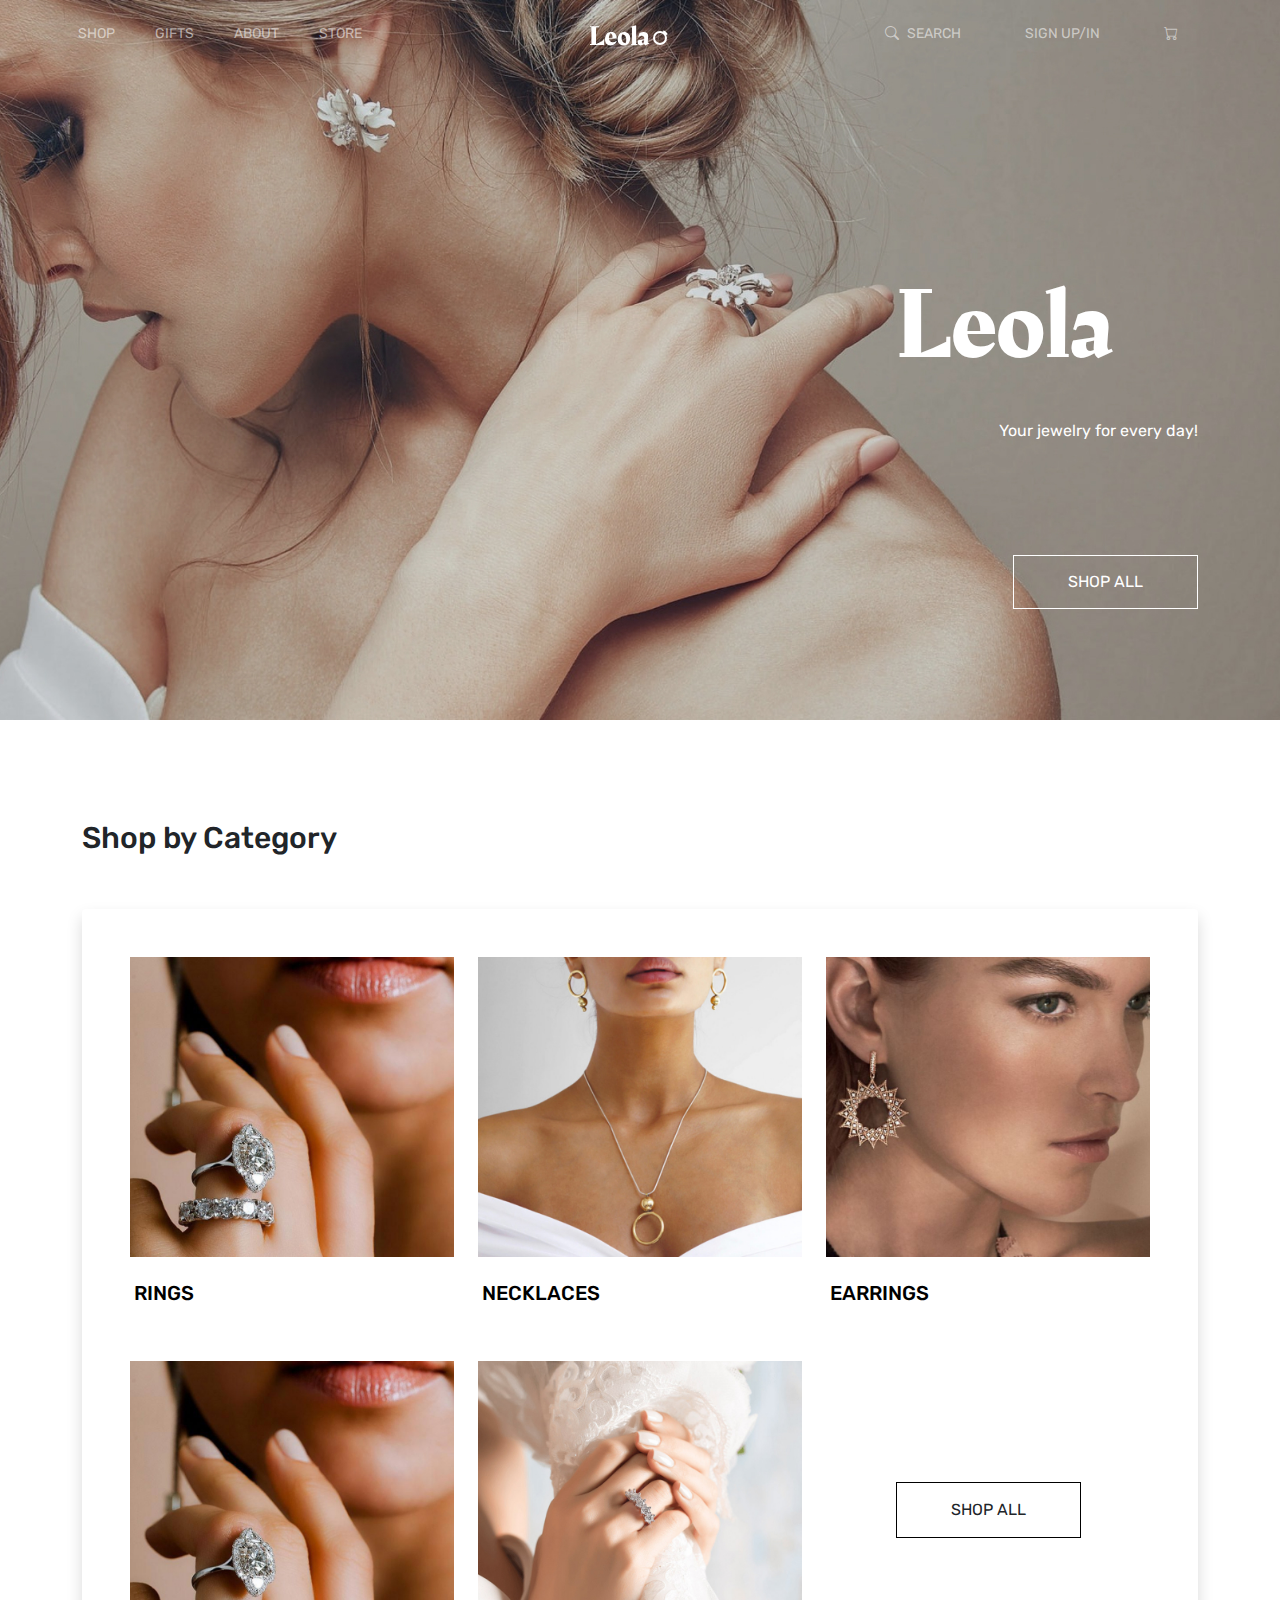
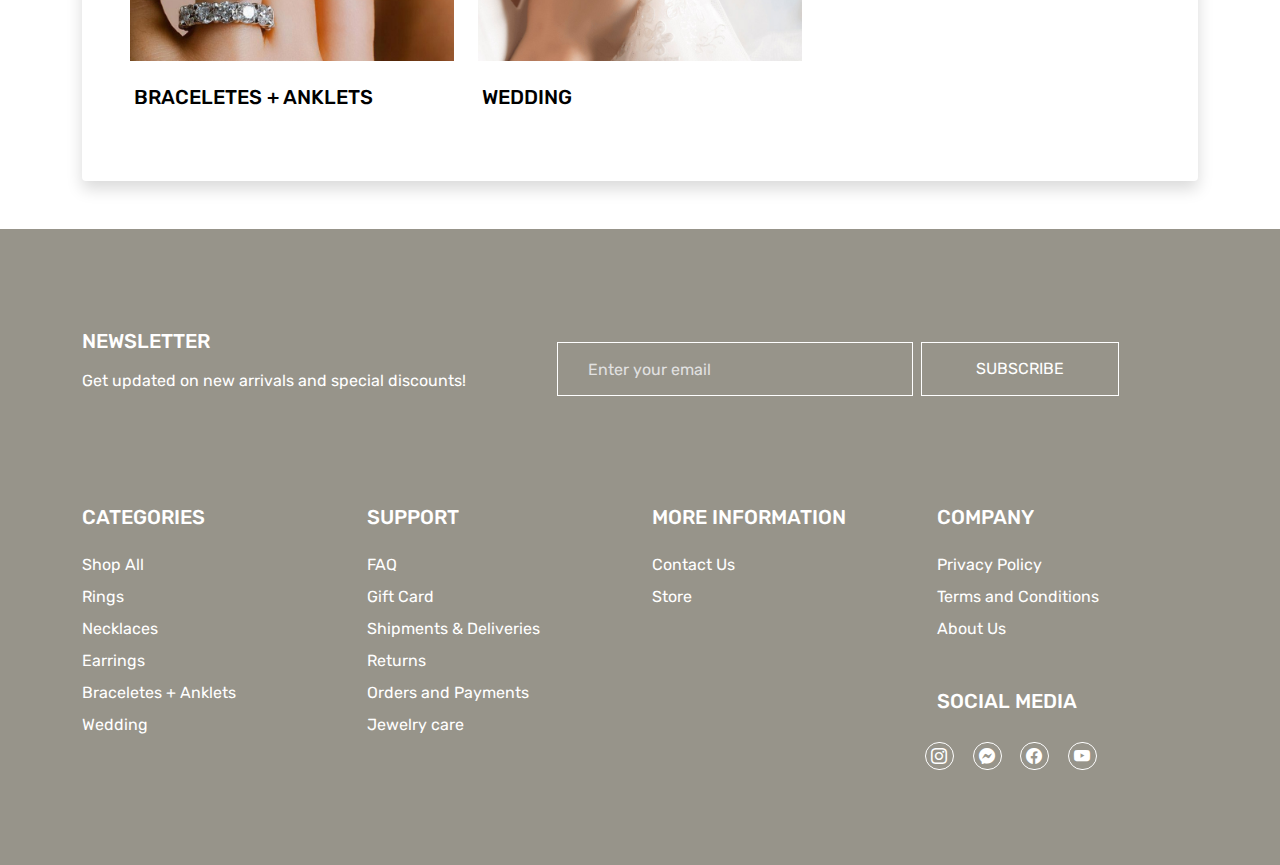
<file: index.html>
<!DOCTYPE html>
<html lang="en">
<head>
    <meta charset="UTF-8">
    <meta http-equiv="X-UA-Compatible" content="IE=edge">
    <meta name="viewport" content="width=device-width, initial-scale=1.0">
    <title>Leola</title>
    <link rel="shortcut icon" href="img/favicon/ring1.png" type="image/x-icon">
    <link rel="stylesheet" href="css/bootstrap.min.css">
    <link rel="stylesheet" href="https://cdn.jsdelivr.net/npm/bootstrap-icons@1.8.1/font/bootstrap-icons.css">
    <link rel="preconnect" href="https://fonts.googleapis.com">
    <link rel="preconnect" href="https://fonts.gstatic.com" crossorigin>
    <link href="https://fonts.googleapis.com/css2?family=Rakkas&family=Rubik:wght@400;500;600;700;800;900&display=swap" rel="stylesheet">
    <link rel="stylesheet" href="css/style.css">
</head>
<body>
  <header>
    <div class="header-img header-img-mobile">
      <nav class="navbar navbar-expand-lg navbar-dark navbar-color bg-white-opacity-0">
        <div class="container">
          <a class="navbar-brand logo-hide" href="index.html"><img src="img/logo/logo.svg" alt="Logo Leola"></a>
          <button class="navbar-toggler" type="button" data-bs-toggle="collapse" data-bs-target="#navbarSupportedContent" aria-controls="navbarSupportedContent" aria-expanded="false" aria-label="Toggle navigation">
            <span class="navbar-toggler-icon"></span>
          </button>
          <div class="collapse navbar-collapse" id="navbarSupportedContent">
            <div class="row navbar-full">
              <ul class="navbar-nav col-6 col-md-4 col-lg-4 justify-content-start align-self-center p-0">
                <li class="nav-item me-4">
                  <a class="nav-link" href="shop.html">SHOP</a>
                </li>
                <li class="nav-item me-4">
                  <a class="nav-link" href="gifts.html">GIFTS</a>
                </li>
                <li class="nav-item me-4">
                  <a class="nav-link" href="about.html">ABOUT</a>
                </li>
                <li class="nav-item">
                  <a class="nav-link" href="store.html">STORE</a>
                </li>                
              </ul>
              <ul class="navbar-nav col-4 justify-content-lg-center align-self-center p-0">
                <li class="nav-item">
                  <a class="nav-link active logo2" aria-current="page" href="index.html"><img src="img/logo/logo.svg" alt="Logo Leola"></a>
                </li>
              </ul>
              <ul class="navbar-nav col-6 col-md-6 col-lg-4 justify-content-end align-self-center p-0">
                <li class="nav-item dropdown">
                  <a class="nav-link" href="#" id="navbarDropdown" role="button" data-bs-toggle="dropdown" aria-expanded="false">
                    <i class="bi bi-search"></i><span class="ms-2">SEARCH</span> 
                  </a>
                  <ul class="dropdown-menu box-donw" aria-labelledby="navbarDropdown">
                    <li><a class="dropdown-item" href="#">
                      <form class="d-flex box-form align-items-end">
                        <input class="form-control me-2 col-3" type="search" placeholder="Search" aria-label="Search">
                        <button class="btn" type="submit">Search</button>
                      </form>
                      </a>
                    </li>
                  </ul>
                </li>             
                <li class="nav-item ms-xs-2 ms-sm-0 ms-lg-5">
                  <a class="nav-link" href="#">SIGN UP/IN</a>
                </li>
                <li class="nav-item ms-xs-2 ms-sm-0 ms-lg-5">
                  <a class="nav-link" href="bag.html"><i class="bi bi-cart"></i></a>
                </li>
              </ul>
            </div>           
          </div>
        </div>
      </nav>
      <div class="container">
        <h1 class="header-one">Leola</h1>            
        <p class="text-title pt-4 pb-3">Your jewelry for every day!</p>
        <a href="shop.html" class="btn1 btn1-branco">SHOP ALL</a>
      </div>   
    </div>
  </header>
    <main>
      <div class="container">
        <h2>Shop by Category</h2>
        <div class="container p-4 px-5 mb-5 shadow rounded">
          <div class="row my-4">
            <div class="col-12 col-sm-6 col-md-6 col-lg-4 category-links" >   
              <a href="rings.html">     
                <img src="img/category/rings.jpg" class="category mb-3 img-fluid" alt="Rings">
                <h3 class="ps-1 pb-5 pt-2">RINGS</h3>
              </a>
            </div>
            <div class="col-12 col-sm-6 col-md-6 col-lg-4 category-links">
              <a href="necklaces.html">
                <img src="img/category/necklaces.jpg" class="category mb-3 img-fluid" alt="Necklaces">
                <h3 class="ps-1 pb-5 pt-2">NECKLACES</h3>
              </a>
            </div>
            <div class="col-12 col-sm-6 col-md-6 col-lg-4 category-links">
              <a href="earrings.html">
                <img src="img/category/earrings.jpg" class="category mb-3 img-fluid" alt="Earrings">
                <h3 class="ps-1 pb-5 pt-2">EARRINGS</h3>
              </a>
            </div>
            <div class="col-12 col-sm-6 col-md-6 col-lg-4 category-links">
              <a href="braceletes.html">
                <img src="img/category/rings.jpg" class="category mb-3 img-fluid" alt="Rings">
                <h3 class="ps-1 pb-3 pt-2">BRACELETES + ANKLETS</h3>
              </a>
            </div>
            <div class="col-12 col-sm-6 col-md-6 col-lg-4 category-links">
              <a href="wedding.html">
                <img src="img/category/wedding.jpg" class="category mb-3 img-fluid" alt="Rings">
                <h3 class="ps-1 pb-3 pt-2">WEDDING</h3>
              </a>
            </div>
            <div class="col-12 col-sm-6 col-md-6 col-lg-4 d-flex align-items-center justify-content-center h-90 btn-category">
              <a href="shop.html" class="btn">SHOP ALL</a>
            </div>
          </div>
        </div>
      </div>
 
    </main>
    <footer class="footer-one">
      <div class="container">
        <div class="row align-items-center pb-5">
          <div class="col-12 col-sm-12 col-md-12 col-lg-5 text-center text-sm-start">
            <h3 class="mb-3">NEWSLETTER</h3>
            <p>Get updated on new arrivals and special discounts!</p>
         </div>
          <div class="col-12 col-sm-7 col-md-7 col-lg-4 me-sm-4 me-md-0 me-lg-5 me-xl-3 me-xxl-0">
            <input type="email" name="Email" id="" class="form-control mb-xs-2 me-sm-2" placeholder="Enter your email">
          </div>
          <div class="col-12 col-sm-4 col-md-4 col-lg-2">
            <button type="submit" class="btn1 btn1-branco btn1-mob m-0">SUBSCRIBE</button>
          </div>
        </div>
        <div class="row py-5">
          <div class="col-12 col-sm-6 col-lg-3 text-center text-sm-start">
            <h3 class="pb-3">CATEGORIES</h3>
            <ul>
              <li class="pb-2">
                <a href="shop.html">Shop All</a>
              </li>
              <li class="pb-2">
                <a href="rings.html">Rings</a>
              </li>
              <li class="pb-2">
                <a href="necklaces.html">Necklaces</a>
              </li>
              <li class="pb-2">
                <a href="earrings">Earrings</a>
              </li>
              <li class="pb-2">
                <a href="braceletes.html">Braceletes + Anklets</a>
              </li>
              <li class="pb-2">
                <a href="wedding.html">Wedding</a>
              </li>
            </ul>
          </div>
          <div class="col-12 col-sm-6 col-lg-3 text-center text-sm-start">
            <h3 class="pb-3">SUPPORT</h3>
            <ul>
              <li class="pb-2">
                <a href="faq.html">FAQ</a>
              </li>
              <li class="pb-2">
                <a href="gifts.html">Gift Card</a>
              </li>
              <li class="pb-2">
                <a href="shipment.html">Shipments & Deliveries</a>
              </li>
              <li class="pb-2">
                <a href="returns.html">Returns</a>
              </li>
              <li class="pb-2">
                <a href="orders.html">Orders and Payments</a>
              </li>
              <li class="pb-2">
                <a href="jewelry-care.html">Jewelry care</a>
              </li>
            </ul>
          </div>
          <div class="col-12 col-sm-6 col-lg-3 text-center text-sm-start">
            <h3 class="pb-3">MORE INFORMATION</h3>
            <ul>
              <li class="pb-2">
                <a href="#exampleModal" data-bs-toggle="modal" data-bs-target="#exampleModal">Contact Us</a>
                <div class="modal fade modal-contact" id="exampleModal" tabindex="-1" aria-labelledby="exampleModalLabel" aria-hidden="true">
                  <div class="modal-dialog">
                    <div class="modal-content">
                      <div class="modal-header">
                        <h5 class="modal-title" id="exampleModalLabel">Concact Us</h5>
                        <button type="button" class="btn-close" data-bs-dismiss="modal" aria-label="Close"></button>
                      </div>
                      <div class="modal-body">
                        <div class="mb-3">
                          <label for="exampleFormControlInput1" class="form-label">Email</label>
                          <input type="email" class="form-control bg-light border border-dark foot-modal" id="exampleFormControlInput1" placeholder="name@example.com">
                        </div>
                        <div class="mb-3">
                          <label for="exampleFormControlTextarea1" class="form-label">Message</label>
                          <textarea class="form-control bg-light border border-dark" id="exampleFormControlTextarea1" rows="4"></textarea>
                        </div>
                      </div>
                      <div class="modal-footer">
                        <button type="button" class="btn" data-bs-dismiss="modal">Cancel</button>
                        <button type="button" class="btn">Send</button>
                      </div>
                        
                    </div>
                  </div>
                </div> 
              </li>
              <li class="pb-2">
                <a href="store.html">Store</a>
              </li>
            </ul>
          </div>
          <div class="col-12 col-sm-6 col-lg-3 text-center text-sm-start">
            <h3 class="pb-3">COMPANY</h3>
            <ul class="pb-2">
              <li class="pb-2">
                <a href="privacy.html">Privacy Policy</a>
              </li>
              <li class="pb-2">
                <a href="term-conditions.html">Terms and Conditions</a>
              </li>
              <li class="pb-4">
                <a href="about.html">About Us</a>
              </li>
            </ul>
            <h3 class="pb-4">SOCIAL MEDIA</h3>
            <div class="row justify-content-center justify-content-sm-start">
              <div class="col-1 col-sm-2 col-lg-2 px-0 pb-5">
                <a href="https://www.instagram.com/" target="_blank"><i class="bi bi-instagram"></i></a>
              </div>
              <div class="col-1 col-sm-2 col-lg-2 px-0">
                <a href="https://www.messenger.com/" target="_blank"><i class="bi bi-messenger"></i></a>
              </div>
              <div class="col-1 col-sm-2 col-lg-2 px-0">
                <a href="https://www.facebook.com/" target="_blank"><i class="bi bi-facebook"></i></a>
              </div>
              <div class="col-1 col-sm-2 col-lg-2 px-0">
                <a href="https://www.youtube.com/" target="_blank"><i class="bi bi-youtube "></i></a>
              </div>
            </div>            
          </div>
        </div>
      </div>
    </footer>

    
    <script src="js/bootstrap.bundle.min.js"></script>
</body>
</html>
</file>
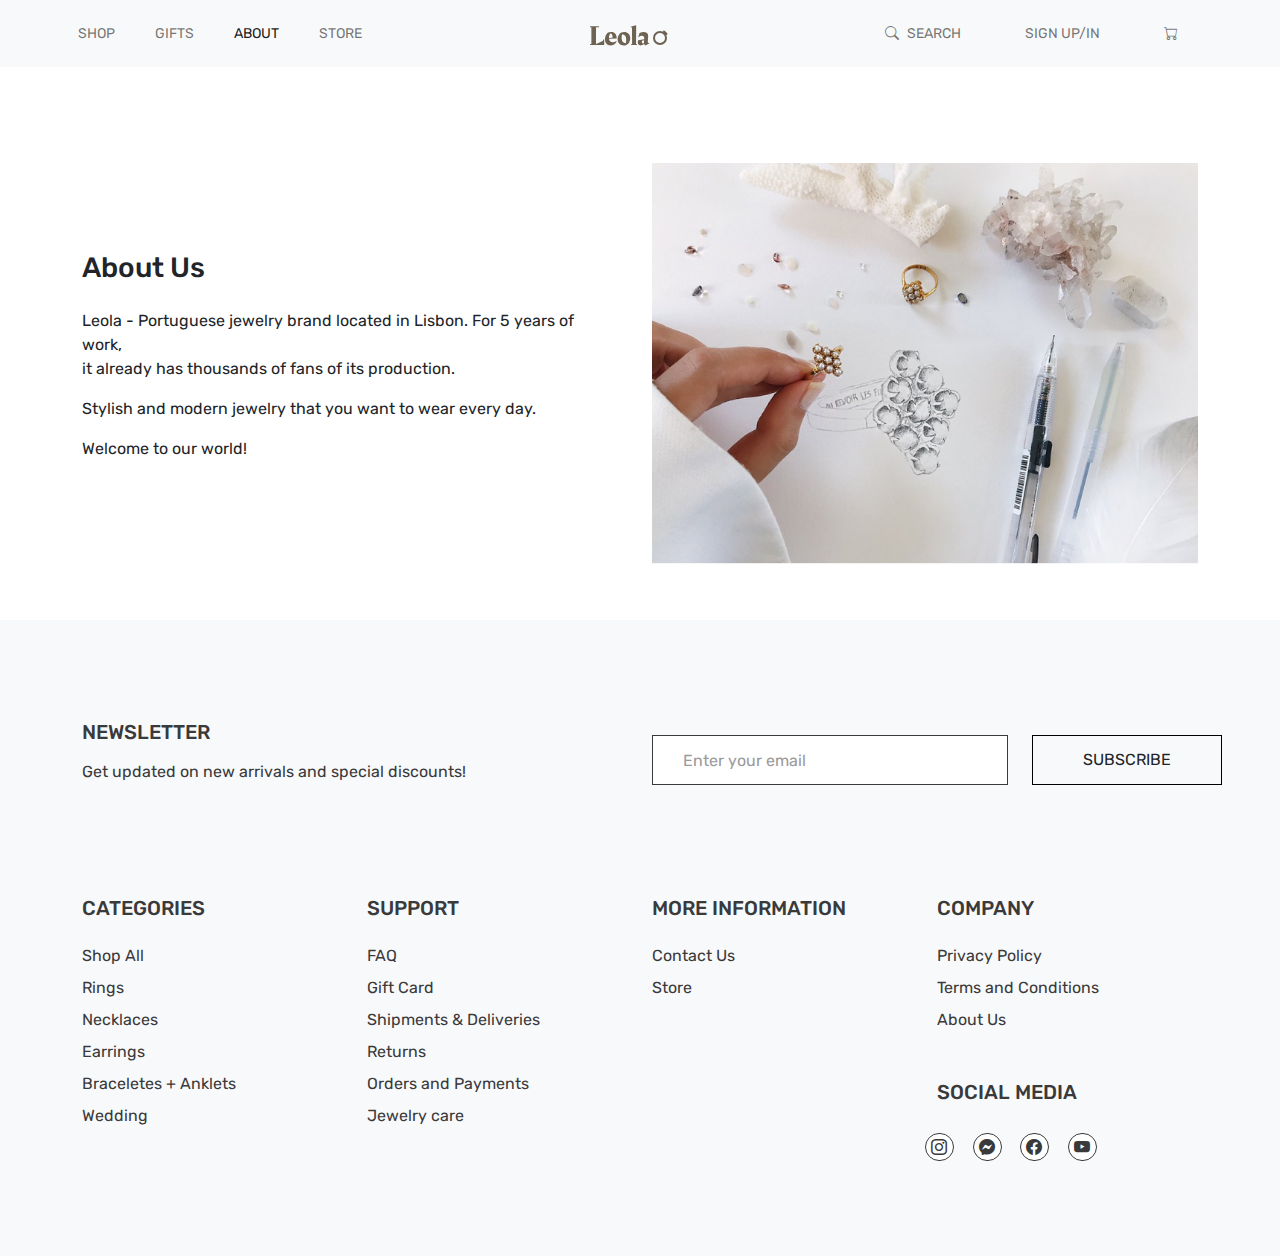
<file: about.html>
<!DOCTYPE html>
<html lang="en">
<head>
    <meta charset="UTF-8">
    <meta http-equiv="X-UA-Compatible" content="IE=edge">
    <meta name="viewport" content="width=device-width, initial-scale=1.0">
    <title>Leola</title>
    <link rel="shortcut icon" href="img/favicon/ring1.png" type="image/x-icon">
    <link rel="stylesheet" href="css/bootstrap.min.css">
    <link rel="stylesheet" href="https://cdn.jsdelivr.net/npm/bootstrap-icons@1.8.1/font/bootstrap-icons.css">
    <link rel="preconnect" href="https://fonts.googleapis.com">
    <link rel="preconnect" href="https://fonts.gstatic.com" crossorigin>
    <link href="https://fonts.googleapis.com/css2?family=Rakkas&family=Rubik:wght@400;500;600;700;800;900&display=swap" rel="stylesheet">
    <link rel="stylesheet" href="css/style.css">
</head>
<body>
    <header>
      <nav class="navbar navbar-expand-lg navbar-light bg-light">
        <div class="container">
          <a class="navbar-brand logo-hide" href="index.html"><img src="img/logo/logo-gold.svg" alt="Logo Leola"></a>
          <button class="navbar-toggler" type="button" data-bs-toggle="collapse" data-bs-target="#navbarSupportedContent" aria-controls="navbarSupportedContent" aria-expanded="false" aria-label="Toggle navigation">
            <span class="navbar-toggler-icon"></span>
          </button>
          <div class="collapse navbar-collapse" id="navbarSupportedContent">
            <div class="row navbar-full">
              <ul class="navbar-nav col-6 col-md-4 col-lg-4 justify-content-start align-self-center p-0">
                <li class="nav-item me-4">
                  <a class="nav-link" href="shop.html">SHOP</a>
                </li>
                <li class="nav-item me-4">
                  <a class="nav-link" href="gifts.html">GIFTS</a>
                </li>
                <li class="nav-item me-4">
                  <a class="nav-link active" aria-current="page" href="about.html">ABOUT</a>
                </li>
                <li class="nav-item">
                  <a class="nav-link" href="store.html">STORE</a>
                </li>                
              </ul>
              <ul class="navbar-nav col-4 justify-content-lg-center align-self-center p-0">
                <li class="nav-item">
                  <a class="nav-link logo2" href="index.html"><img src="img/logo/logo-gold.svg" alt="Logo Leola"></a>
                </li>
              </ul>
              <ul class="navbar-nav col-6 col-md-6 col-lg-4 justify-content-end align-self-center p-0">
                <li class="nav-item dropdown">
                  <a class="nav-link" href="#" id="navbarDropdown" role="button" data-bs-toggle="dropdown" aria-expanded="false">
                    <i class="bi bi-search"></i><span class="ms-2">SEARCH</span> 
                  </a>
                  <ul class="dropdown-menu box-donw" aria-labelledby="navbarDropdown">
                    <li><a class="dropdown-item" href="#">
                      <form class="d-flex box-form align-items-end">
                        <input class="form-control me-2 col-3" type="search" placeholder="Search" aria-label="Search">
                        <button class="btn" type="submit">Search</button>
                      </form>
                      </a>
                    </li>
                  </ul>
                </li>             
                <li class="nav-item ms-xs-2 ms-sm-0 ms-lg-5">
                  <a class="nav-link" href="#">SIGN UP/IN</a>
                </li>
                <li class="nav-item ms-xs-2 ms-sm-0 ms-lg-5">
                  <a class="nav-link" href="bag.html"><i class="bi bi-cart"></i></a>
                </li>
              </ul>
            </div>
          </div>
        </div>
      </nav>
    </header>
    <main>
      <div class="container">
        <div class="row my-5">
          <div class="col-12 col-sm-6 pe-5 mb-2 mt-5 align-self-center">
           <h3 class="pb-3">About Us</h3>
           <p>Leola - Portuguese  jewelry brand located
            in Lisbon. For 5 years of work, <br>it already has thousands of fans of its production.</p>
           <p>Stylish and modern jewelry that you want
            to wear every day.</p>
           <p>Welcome to our world!</p>
          </div>
          <div class="col-12 col-sm-6 mb-2 mt-5">
            <img src="img/about/design.jpg" class="img-fluid" alt="Design">
          </div> 
        </div>
      </div>
    </main>
    <footer class="footer-two bg-light">
      <div class="container">
        <div class="row align-items-center pb-5">
          <div class="col-12 col-sm-6 col-lg-6 text-center text-sm-start">
            <h3 class="mb-3">NEWSLETTER</h3>
            <p>Get updated on new arrivals and special discounts!</p>
         </div>
          <div class="col-12 col-sm-8 col-lg-4">
            <input type="email" name="Email" id="" class="form-control me-2" placeholder="Enter your email">
          </div>
          <div class="col-12 col-sm-4 col-lg-2">
            <button type="submit" class="btn mt-xs-2 m-sm-0">SUBSCRIBE</button>
          </div>
        </div>
        <div class="row py-5 categories">
          <div class="col-12 col-sm-6 col-lg-3 text-center text-sm-start">
            <h3 class="pb-3">CATEGORIES</h3>
            <ul>
              <li class="pb-2">
                <a href="shop.html">Shop All</a>
              </li>
              <li class="pb-2">
                <a href="rings.html">Rings</a>
              </li>
              <li class="pb-2">
                <a href="necklaces.html">Necklaces</a>
              </li>
              <li class="pb-2">
                <a href="earrings">Earrings</a>
              </li>
              <li class="pb-2">
                <a href="braceletes.html">Braceletes + Anklets</a>
              </li>
              <li class="pb-2">
                <a href="wedding.html">Wedding</a>
              </li>
            </ul>
          </div>
          <div class="col-12 col-sm-6 col-lg-3 text-center text-sm-start">
            <h3 class="pb-3">SUPPORT</h3>
            <ul>
              <li class="pb-2">
                <a href="faq.html">FAQ</a>
              </li>
              <li class="pb-2">
                <a href="gifts.html">Gift Card</a>
              </li>
              <li class="pb-2">
                <a href="shipment.html">Shipments & Deliveries</a>
              </li>
              <li class="pb-2">
                <a href="returns.html">Returns</a>
              </li>
              <li class="pb-2">
                <a href="orders.html">Orders and Payments</a>
              </li>
              <li class="pb-2">
                <a href="jewelry-care.html">Jewelry care</a>
              </li>
            </ul>
          </div>
          <div class="col-12 col-sm-6 col-lg-3 text-center text-sm-start">
            <h3 class="pb-3">MORE INFORMATION</h3>
            <ul>
              <li class="pb-2">
                <a href="#exampleModal" data-bs-toggle="modal" data-bs-target="#exampleModal">Contact Us</a>
                <div class="modal fade" id="exampleModal" tabindex="-1" aria-labelledby="exampleModalLabel" aria-hidden="true">
                  <div class="modal-dialog">
                    <div class="modal-content">
                      <div class="modal-header">
                        <h5 class="modal-title" id="exampleModalLabel">Concact Us</h5>
                        <button type="button" class="btn-close" data-bs-dismiss="modal" aria-label="Close"></button>
                      </div>
                      <div class="modal-body">
                        <div class="mb-3">
                          <label for="exampleFormControlInput1" class="form-label">Email</label>
                          <input type="email" class="form-control" id="exampleFormControlInput1" placeholder="name@example.com">
                        </div>
                        <div class="mb-3">
                          <label for="exampleFormControlTextarea1" class="form-label">Message</label>
                          <textarea class="form-control" id="exampleFormControlTextarea1" rows="4"></textarea>
                        </div>
                      </div>
                      <div class="modal-footer">
                        <button type="button" class="btn" data-bs-dismiss="modal">Cancel</button>
                        <button type="button" class="btn">Send</button>
                      </div>                          
                    </div>
                  </div>
                </div> 
              </li>
              <li class="pb-2">
                <a href="store.html">Store</a>
              </li>
            </ul>
          </div>
          <div class="col-12 col-sm-6 col-lg-3 text-center text-sm-start">
            <h3 class="pb-3">COMPANY</h3>
            <ul class="pb-2">
              <li class="pb-2">
                <a href="privacy.html">Privacy Policy</a>
              </li>
              <li class="pb-2">
                <a href="term-conditions.html">Terms and Conditions</a>
              </li>
              <li class="pb-4">
                <a href="about.html">About Us</a>
              </li>
            </ul>
            <h3 class="pb-4">SOCIAL MEDIA</h3>
            <div class="row justify-content-center justify-content-sm-start">
              <div class="col-1 col-sm-2 col-lg-2 px-0 pb-5">
                <a href="https://www.instagram.com/" target="_blank"><i class="bi bi-instagram"></i></a>
              </div>
              <div class="col-1 col-sm-2 col-lg-2 px-0">
                <a href="https://www.messenger.com/" target="_blank"><i class="bi bi-messenger"></i></a>
              </div>
              <div class="col-1 col-sm-2 col-lg-2 px-0">
                <a href="https://www.facebook.com/" target="_blank"><i class="bi bi-facebook"></i></a>
              </div>
              <div class="col-1 col-sm-2 col-lg-2 px-0">
                <a href="https://www.youtube.com/" target="_blank"><i class="bi bi-youtube "></i></a>
              </div>
            </div>            
          </div>
        </div>
      </div>
    </footer>

    <script src="js/bootstrap.bundle.min.js"></script>
</body>
</html>
</file>
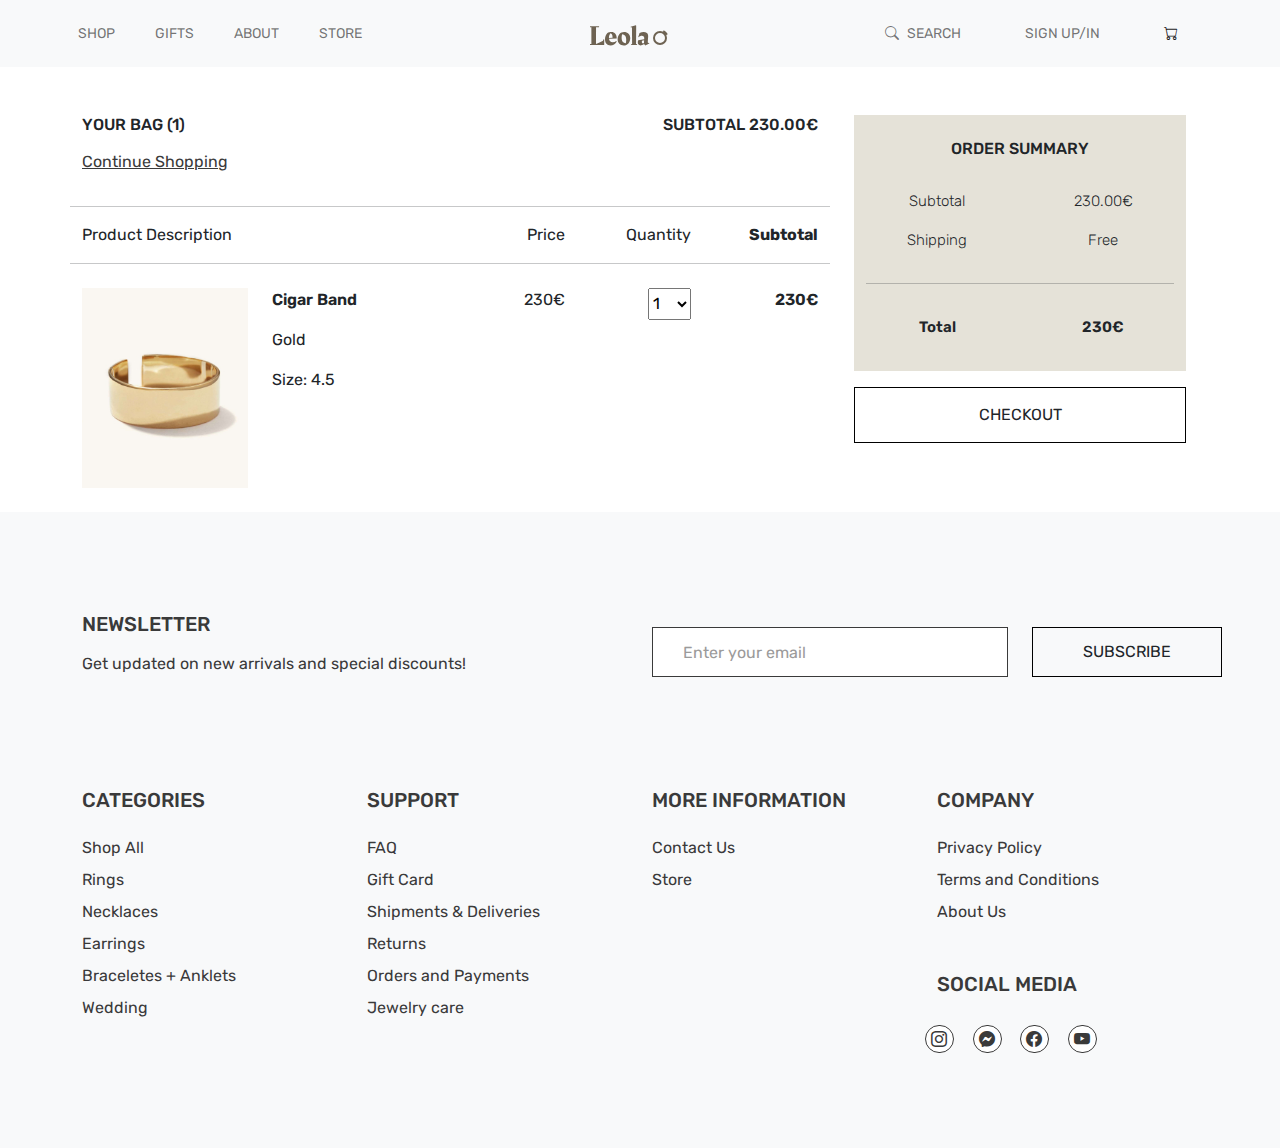
<file: bag.html>
<!DOCTYPE html>
<html lang="en">
<head>
    <meta charset="UTF-8">
    <meta http-equiv="X-UA-Compatible" content="IE=edge">
    <meta name="viewport" content="width=device-width, initial-scale=1.0">
    <title>Leola</title>
    <link rel="shortcut icon" href="img/favicon/ring1.png" type="image/x-icon">
    <link rel="stylesheet" href="css/bootstrap.min.css">
    <link rel="stylesheet" href="https://cdn.jsdelivr.net/npm/bootstrap-icons@1.8.1/font/bootstrap-icons.css">
    <link rel="preconnect" href="https://fonts.googleapis.com">
    <link rel="preconnect" href="https://fonts.gstatic.com" crossorigin>
    <link href="https://fonts.googleapis.com/css2?family=Rakkas&family=Rubik:wght@400;500;600;700;800;900&display=swap" rel="stylesheet">
    <link rel="stylesheet" href="css/style.css">
</head>
<body>
    <header>
      <nav class="navbar navbar-expand-lg navbar-light bg-light">
        <div class="container">
          <a class="navbar-brand logo-hide" href="index.html"><img src="img/logo/logo-gold.svg" alt="Logo Leola"></a>
          <button class="navbar-toggler" type="button" data-bs-toggle="collapse" data-bs-target="#navbarSupportedContent" aria-controls="navbarSupportedContent" aria-expanded="false" aria-label="Toggle navigation">
            <span class="navbar-toggler-icon"></span>
          </button>
          <div class="collapse navbar-collapse" id="navbarSupportedContent">
            <div class="row navbar-full">
              <ul class="navbar-nav col-6 col-md-4 col-lg-4 justify-content-start align-self-center p-0">
                <li class="nav-item me-4">
                  <a class="nav-link" href="shop.html">SHOP</a>
                </li>
                <li class="nav-item me-4">
                  <a class="nav-link" href="gifts.html">GIFTS</a>
                </li>
                <li class="nav-item me-4">
                  <a class="nav-link"  href="about.html">ABOUT</a>
                </li>
                <li class="nav-item">
                  <a class="nav-link" href="store.html">STORE</a>
                </li>                
              </ul>
              <ul class="navbar-nav col-4 justify-content-lg-center align-self-center p-0">
                <li class="nav-item">
                  <a class="nav-link logo2" href="index.html"><img src="img/logo/logo-gold.svg" alt="Logo Leola"></a>
                </li>
              </ul>
              <ul class="navbar-nav col-6 col-md-6 col-lg-4 justify-content-end align-self-center p-0">
                <li class="nav-item dropdown">
                  <a class="nav-link" href="#" id="navbarDropdown" role="button" data-bs-toggle="dropdown" aria-expanded="false">
                    <i class="bi bi-search"></i><span class="ms-2">SEARCH</span> 
                  </a>
                  <ul class="dropdown-menu box-donw" aria-labelledby="navbarDropdown">
                    <li><a class="dropdown-item" href="#">
                      <form class="d-flex box-form align-items-end">
                        <input class="form-control me-2 col-3" type="search" placeholder="Search" aria-label="Search">
                        <button class="btn" type="submit">Search</button>
                      </form>
                      </a>
                    </li>
                  </ul>
                </li>             
                <li class="nav-item ms-xs-2 ms-sm-0 ms-lg-5">
                  <a class="nav-link" href="#">SIGN UP/IN</a>
                </li>
                <li class="nav-item ms-xs-2 ms-sm-0 ms-lg-5">
                  <a class="nav-link active" aria-current="page" href="bag.html"><i class="bi bi-cart"></i></a>
                </li>
              </ul>
            </div>
          </div>
        </div>
      </nav>
    </header>
    <main>
        <div class="container">
            <div class="row">

                <div class="col-12 col-md-8">
                    <div class="row mt-5 ">
                        <div class="col-6">
                            <h6>YOUR BAG (1)</h6>
                            <p class="mt-3"><a href="shop.html" class="continue">Continue Shopping</a></p>
                        </div>
                        <div class="col-6 d-flex justify-content-end">
                            <h6>SUBTOTAL 230.00€</h6>
                        </div>
                        <hr class="mt-3">   
                        <div class="col-6">
                            <p>Product Description</p>
                        </div>
                        <div class="col-2 d-flex justify-content-end">
                            <p>Price</p>
                        </div>
                        <div class="col-2 d-flex justify-content-end">
                            <p>Quantity</p>
                        </div>
                        <div class="col-2 d-flex justify-content-end">
                            <p><b>Subtotal</b></p>
                        </div>  
                        <hr class="mb-4"> 
                        <div class="col-3 mb-4">
                          <img src="img/bag/band.jpg" class="photo-bag" alt="Band">
                        </div>
                        <div class="col-3">
                          <p class="title-card">Cigar Band</p>
                          <p>Gold</p>
                          <p>Size: 4.5</p>
                        </div>
                        <div class="col-2 d-flex justify-content-end">
                          <p>230€</p>
                        </div>
                        <div class="col-2 d-flex justify-content-end">
                          <select name="numbers" id="numbers">
                            <option value="1">1</option>
                            <option value="2">2</option>
                            <option value="3">3</option>
                            <option value="4">4</option>
                            <option value="5">5</option>
                          </select>
                        </div>
                        <div class="col-2 d-flex justify-content-end">
                          <p class="bold">230€</p>
                        </div>           
                    </div> 
                </div>

                <div class="col-8 col-md-4 order-summary">
                  <div class="container-fluid ">
                    <div class="row mt-5 bg-goldlight">
                      <div class="col-12 mb-4 mt-4 d-flex justify-content-center">
                        <h6>ORDER SUMMARY</h6>  
                      </div>
                      <div class="col-6 d-flex justify-content-around">
                        <p>Subtotal</p>
                      </div>
                      <div class="col-6 d-flex justify-content-around">
                        <p>230.00€</p>
                      </div>
                      <div class="col-6 d-flex justify-content-around">
                        <p>Shipping</p>
                      </div>
                      <div class="col-6 d-flex justify-content-around">
                        <p>Free</p>
                      </div>
                      <div class="col-12">
                        <hr>
                      </div>
                      <div class="col-6 py-3 d-flex justify-content-around">
                        <p><b class="bold">Total</b></p>
                      </div>
                      <div class="col-6 py-3 d-flex justify-content-around">
                        <p><b class="bold">230€</b></p>
                      </div>                      
                  </div>
                  <div class="row">
                    <div class="col-12 mt-3 px-0">
                      <a href="checkout" class="btn btn-checkout">CHECKOUT</a>
                  </div>
                  
                  

                    
                  </div>
                </div>
            </div>

          

        </div>
    </main>         
    <footer class="footer-two bg-light">
      <div class="container">
        <div class="row align-items-center pb-5">
          <div class="col-12 col-sm-6 col-lg-6 text-center text-sm-start">
            <h3 class="mb-3">NEWSLETTER</h3>
            <p>Get updated on new arrivals and special discounts!</p>
         </div>
          <div class="col-12 col-sm-8 col-lg-4">
            <input type="email" name="Email" id="" class="form-control me-2" placeholder="Enter your email">
          </div>
          <div class="col-12 col-sm-4 col-lg-2">
            <button type="submit" class="btn mt-xs-2 m-sm-0">SUBSCRIBE</button>
          </div>
        </div>
        <div class="row py-5 categories">
          <div class="col-12 col-sm-6 col-lg-3 text-center text-sm-start">
            <h3 class="pb-3">CATEGORIES</h3>
            <ul>
              <li class="pb-2">
                <a href="shop.html">Shop All</a>
              </li>
              <li class="pb-2">
                <a href="rings.html">Rings</a>
              </li>
              <li class="pb-2">
                <a href="necklaces.html">Necklaces</a>
              </li>
              <li class="pb-2">
                <a href="earrings">Earrings</a>
              </li>
              <li class="pb-2">
                <a href="braceletes.html">Braceletes + Anklets</a>
              </li>
              <li class="pb-2">
                <a href="wedding.html">Wedding</a>
              </li>
            </ul>
          </div>
          <div class="col-12 col-sm-6 col-lg-3 text-center text-sm-start">
            <h3 class="pb-3">SUPPORT</h3>
            <ul>
              <li class="pb-2">
                <a href="faq.html">FAQ</a>
              </li>
              <li class="pb-2">
                <a href="gifts.html">Gift Card</a>
              </li>
              <li class="pb-2">
                <a href="shipment.html">Shipments & Deliveries</a>
              </li>
              <li class="pb-2">
                <a href="returns.html">Returns</a>
              </li>
              <li class="pb-2">
                <a href="orders.html">Orders and Payments</a>
              </li>
              <li class="pb-2">
                <a href="jewelry-care.html">Jewelry care</a>
              </li>
            </ul>
          </div>
          <div class="col-12 col-sm-6 col-lg-3 text-center text-sm-start">
            <h3 class="pb-3">MORE INFORMATION</h3>
            <ul>
              <li class="pb-2">
                <a href="#exampleModal" data-bs-toggle="modal" data-bs-target="#exampleModal">Contact Us</a>
                <div class="modal fade" id="exampleModal" tabindex="-1" aria-labelledby="exampleModalLabel" aria-hidden="true">
                  <div class="modal-dialog">
                    <div class="modal-content">
                      <div class="modal-header">
                        <h5 class="modal-title" id="exampleModalLabel">Concact Us</h5>
                        <button type="button" class="btn-close" data-bs-dismiss="modal" aria-label="Close"></button>
                      </div>
                      <div class="modal-body">
                        <div class="mb-3">
                          <label for="exampleFormControlInput1" class="form-label">Email</label>
                          <input type="email" class="form-control" id="exampleFormControlInput1" placeholder="name@example.com">
                        </div>
                        <div class="mb-3">
                          <label for="exampleFormControlTextarea1" class="form-label">Message</label>
                          <textarea class="form-control" id="exampleFormControlTextarea1" rows="4"></textarea>
                        </div>
                      </div>
                      <div class="modal-footer">
                        <button type="button" class="btn" data-bs-dismiss="modal">Cancel</button>
                        <button type="button" class="btn">Send</button>
                      </div>                          
                    </div>
                  </div>
                </div> 
              </li>
              <li class="pb-2">
                <a href="store.html">Store</a>
              </li>
            </ul>
          </div>
          <div class="col-12 col-sm-6 col-lg-3 text-center text-sm-start">
            <h3 class="pb-3">COMPANY</h3>
            <ul class="pb-2">
              <li class="pb-2">
                <a href="privacy.html">Privacy Policy</a>
              </li>
              <li class="pb-2">
                <a href="term-conditions.html">Terms and Conditions</a>
              </li>
              <li class="pb-4">
                <a href="about.html">About Us</a>
              </li>
            </ul>
            <h3 class="pb-4">SOCIAL MEDIA</h3>
            <div class="row justify-content-center justify-content-sm-start">
              <div class="col-1 col-sm-2 col-lg-2 px-0 pb-5">
                <a href="https://www.instagram.com/" target="_blank"><i class="bi bi-instagram"></i></a>
              </div>
              <div class="col-1 col-sm-2 col-lg-2 px-0">
                <a href="https://www.messenger.com/" target="_blank"><i class="bi bi-messenger"></i></a>
              </div>
              <div class="col-1 col-sm-2 col-lg-2 px-0">
                <a href="https://www.facebook.com/" target="_blank"><i class="bi bi-facebook"></i></a>
              </div>
              <div class="col-1 col-sm-2 col-lg-2 px-0">
                <a href="https://www.youtube.com/" target="_blank"><i class="bi bi-youtube "></i></a>
              </div>
            </div>            
          </div>
        </div>
      </div>
    </footer>

    
    <script src="js/bootstrap.bundle.min.js"></script>
</body>
</html>
</file>
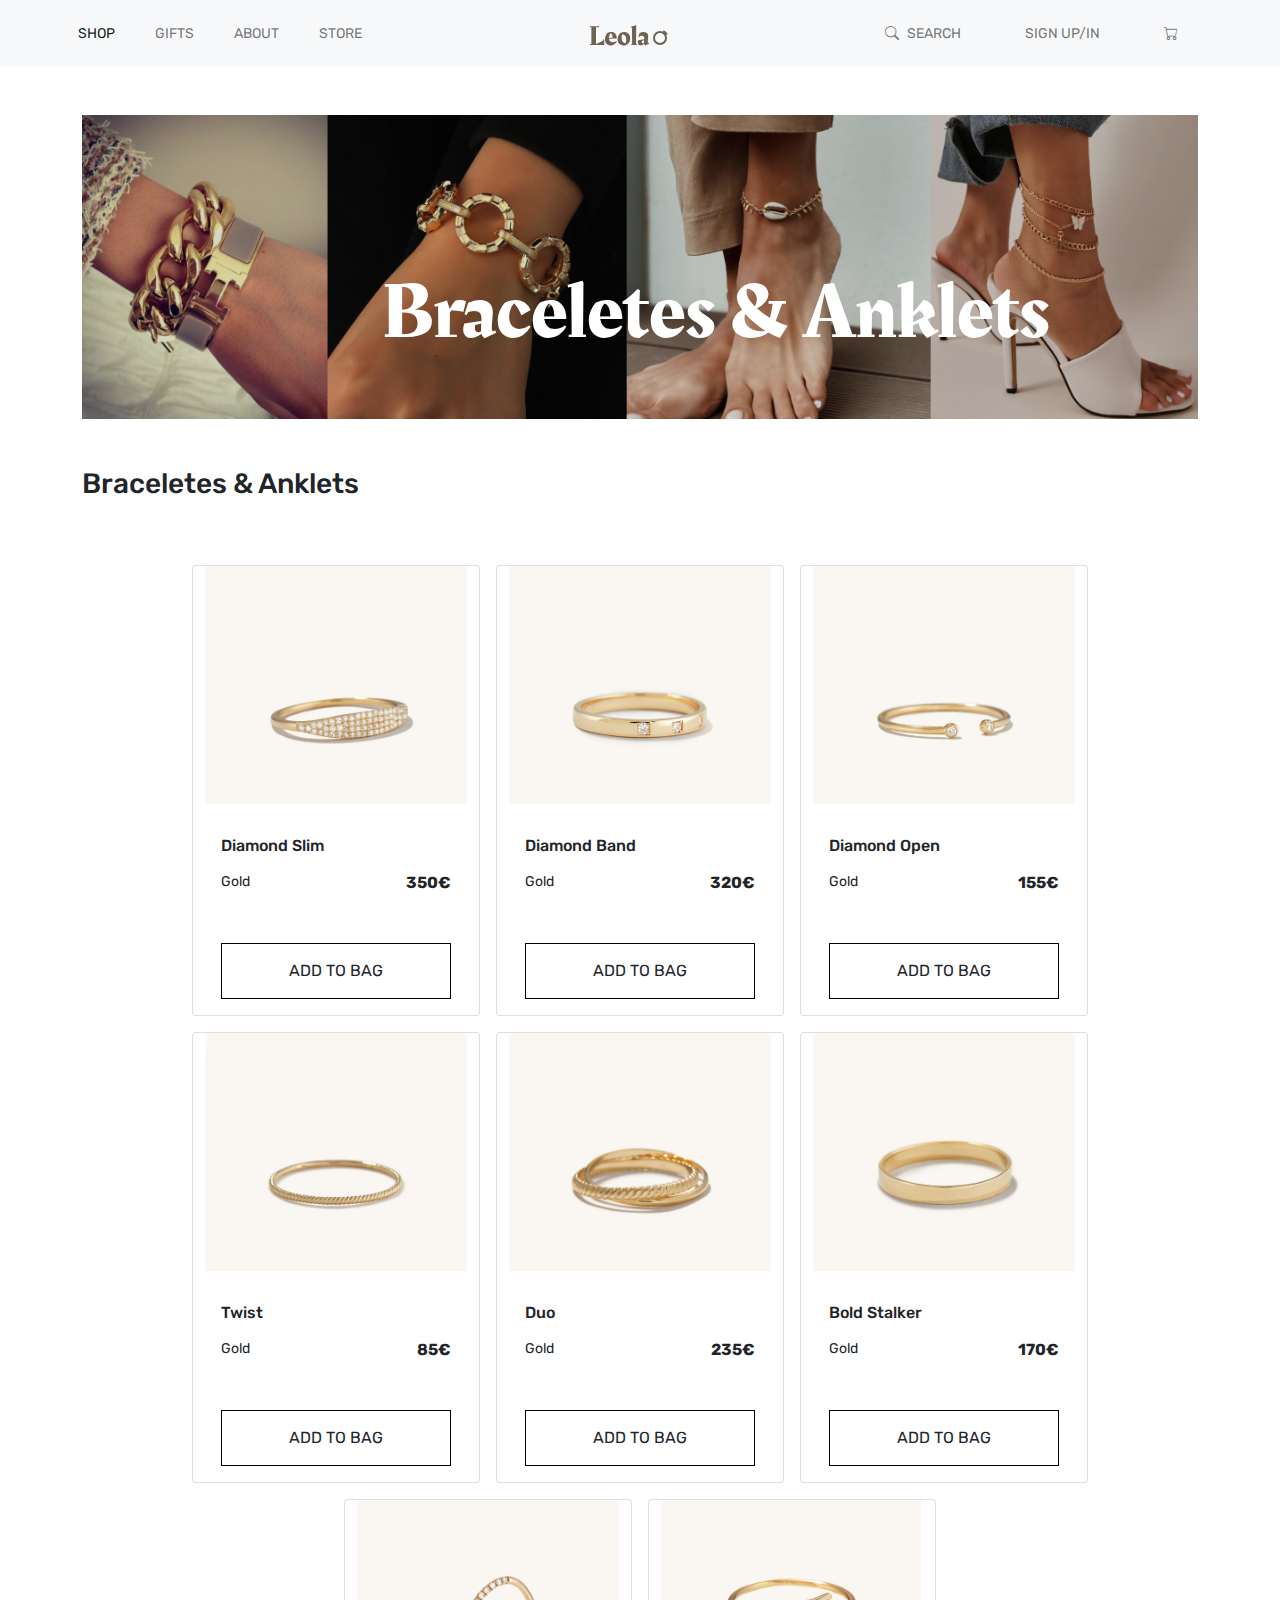
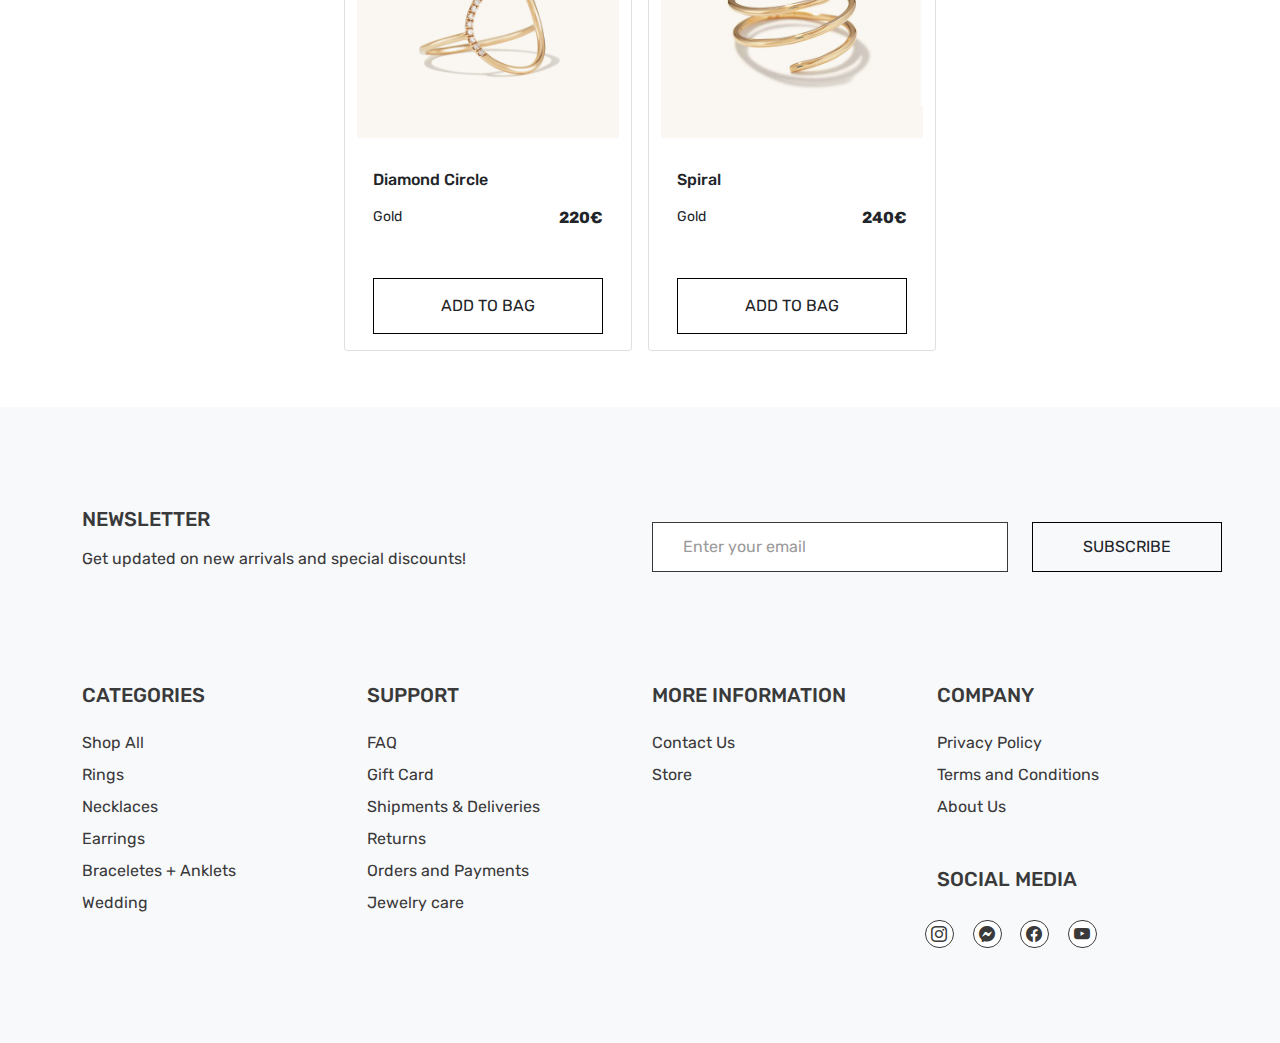
<file: braceletes.html>
<!DOCTYPE html>
<html lang="en">
<head>
    <meta charset="UTF-8">
    <meta http-equiv="X-UA-Compatible" content="IE=edge">
    <meta name="viewport" content="width=device-width, initial-scale=1.0">
    <title>Leola</title>
    <link rel="shortcut icon" href="img/favicon/ring1.png" type="image/x-icon">
    <link rel="stylesheet" href="css/bootstrap.min.css">
    <link rel="stylesheet" href="https://cdn.jsdelivr.net/npm/bootstrap-icons@1.8.1/font/bootstrap-icons.css">
    <link rel="preconnect" href="https://fonts.googleapis.com">
    <link rel="preconnect" href="https://fonts.gstatic.com" crossorigin>
    <link href="https://fonts.googleapis.com/css2?family=Rakkas&family=Rubik:wght@400;500;600;700;800;900&display=swap" rel="stylesheet">
    <link rel="stylesheet" href="css/style.css">
</head>
<body>
    <header>
      <nav class="navbar navbar-expand-lg navbar-light bg-light">
        <div class="container">
          <a class="navbar-brand logo-hide" href="index.html"><img src="img/logo/logo-gold.svg" alt="Logo Leola"></a>
          <button class="navbar-toggler" type="button" data-bs-toggle="collapse" data-bs-target="#navbarSupportedContent" aria-controls="navbarSupportedContent" aria-expanded="false" aria-label="Toggle navigation">
            <span class="navbar-toggler-icon"></span>
          </button>
          <div class="collapse navbar-collapse" id="navbarSupportedContent">
            <div class="row navbar-full">
              <ul class="navbar-nav col-6 col-md-4 col-lg-4 justify-content-start align-self-center p-0">
                <li class="nav-item me-4">
                  <a class="nav-link active" aria-current="page" href="shop.html">SHOP</a>
                </li>
                <li class="nav-item me-4">
                  <a class="nav-link" href="gifts.html">GIFTS</a>
                </li>
                <li class="nav-item me-4">
                  <a class="nav-link"  href="about.html">ABOUT</a>
                </li>
                <li class="nav-item">
                  <a class="nav-link" href="store.html">STORE</a>
                </li>                
              </ul>
              <ul class="navbar-nav col-4 justify-content-lg-center align-self-center p-0">
                <li class="nav-item">
                  <a class="nav-link logo2" href="index.html"><img src="img/logo/logo-gold.svg" alt="Logo Leola"></a>
                </li>
              </ul>
              <ul class="navbar-nav col-6 col-md-6 col-lg-4 justify-content-end align-self-center p-0">
                <li class="nav-item dropdown">
                  <a class="nav-link" href="#" id="navbarDropdown" role="button" data-bs-toggle="dropdown" aria-expanded="false">
                    <i class="bi bi-search"></i><span class="ms-2">SEARCH</span> 
                  </a>
                  <ul class="dropdown-menu box-donw" aria-labelledby="navbarDropdown">
                    <li><a class="dropdown-item" href="#">
                      <form class="d-flex box-form align-items-end">
                        <input class="form-control me-2 col-3" type="search" placeholder="Search" aria-label="Search">
                        <button class="btn" type="submit">Search</button>
                      </form>
                      </a>
                    </li>
                  </ul>
                </li>             
                <li class="nav-item ms-xs-2 ms-sm-0 ms-lg-5">
                  <a class="nav-link" href="#">SIGN UP/IN</a>
                </li>
                <li class="nav-item ms-xs-2 ms-sm-0 ms-lg-5">
                  <a class="nav-link" href="bag.html"><i class="bi bi-cart"></i></a>
                </li>
              </ul>
            </div>
          </div>
        </div>
      </nav>
    </header>     
      <main>
      <div class="container">
        <div class="container-fluid row bg-gold mx-0 px-0 mt-5"> 
          <div class="col-12 px-0 banner-braceletes">
              <h1>Braceletes & Anklets</h1>
          </div>
        </div>
        <h3 class="py-5">Braceletes & Anklets</h3>
        <div class="container row mb-5 mx-auto justify-content-center">
          <div class="card mx-2 my-2" style="width: 18rem;">
            <img src="img/rings/ring1.jpg" class="card-img-top" alt="Earrings">
            <div class="card-body">
              <h5 class="card-title pt-3">Diamond Slim</h5>
              <div class="d-flex justify-content-between py-2">                
              <p class="card-text">Gold</p>
              <p class="fw-bold">350€</p>
              </div>              
              <a href="#" class="btn btn-cards mt-4">ADD TO BAG</a>
            </div>
          </div>
          <div class="card mx-2 my-2" style="width: 18rem;">
            <img src="img/rings/ring2.jpg" class="card-img-top" alt="Earrings">
            <div class="card-body">
              <h5 class="card-title pt-3">Diamond Band</h5>
              <div class="d-flex justify-content-between py-2">                
              <p class="card-text">Gold</p>
              <p class="fw-bold">320€</p>
              </div>              
              <a href="#" class="btn btn-cards mt-4">ADD TO BAG</a>
            </div>
          </div>
          <div class="card mx-2 my-2" style="width: 18rem;">
            <img src="img/rings/ring3.jpg" class="card-img-top" alt="Earrings">
            <div class="card-body">
              <h5 class="card-title pt-3">Diamond Open</h5>
              <div class="d-flex justify-content-between py-2">                
              <p class="card-text">Gold</p>
              <p class="fw-bold">155€</p>
              </div>              
              <a href="#" class="btn btn-cards mt-4">ADD TO BAG</a>
            </div>
          </div>
          <div class="card mx-2 my-2" style="width: 18rem;">
            <img src="img/rings/ring4.jpg" class="card-img-top" alt="Earrings">
            <div class="card-body">
              <h5 class="card-title pt-3">Twist</h5>
              <div class="d-flex justify-content-between py-2">                
              <p class="card-text">Gold</p>
              <p class="fw-bold">85€</p>
              </div>              
              <a href="#" class="btn btn-cards mt-4">ADD TO BAG</a>
            </div>
          </div>
          <div class="card mx-2 my-2" style="width: 18rem;">
            <img src="img/rings/ring5.jpg" class="card-img-top" alt="Earrings">
            <div class="card-body">
              <h5 class="card-title pt-3">Duo</h5>
              <div class="d-flex justify-content-between py-2">                
              <p class="card-text">Gold</p>
              <p class="fw-bold">235€</p>
              </div>              
              <a href="#" class="btn btn-cards mt-4">ADD TO BAG</a>
            </div>
          </div>
          <div class="card mx-2 my-2" style="width: 18rem;">
            <img src="img/rings/ring6.jpg" class="card-img-top" alt="Earrings">
            <div class="card-body">
              <h5 class="card-title pt-3">Bold Stalker</h5>
              <div class="d-flex justify-content-between py-2">                
              <p class="card-text">Gold</p>
              <p class="fw-bold">170€</p>
              </div>              
              <a href="#" class="btn btn-cards mt-4">ADD TO BAG</a>
            </div>
          </div>
          <div class="card mx-2 my-2" style="width: 18rem;">
            <img src="img/rings/ring7.jpg" class="card-img-top" alt="Earrings">
            <div class="card-body">
              <h5 class="card-title pt-3">Diamond Circle</h5>
              <div class="d-flex justify-content-between py-2">                
              <p class="card-text">Gold</p>
              <p class="fw-bold">220€</p>
              </div>              
              <a href="#" class="btn btn-cards mt-4">ADD TO BAG</a>
            </div>
          </div>
          <div class="card mx-2 my-2" style="width: 18rem;">
            <img src="img/rings/ring8.jpg" class="card-img-top" alt="Earrings">
            <div class="card-body">
              <h5 class="card-title pt-3">Spiral</h5>
              <div class="d-flex justify-content-between py-2">                
              <p class="card-text">Gold</p>
              <p class="fw-bold">240€</p>
              </div>              
              <a href="#" class="btn btn-cards mt-4">ADD TO BAG</a>
            </div>
          </div>
        </div>
      </div>
      </main> 
      <footer class="footer-two bg-light">
        <div class="container">
          <div class="row align-items-center pb-5">
            <div class="col-12 col-sm-6 col-lg-6 text-center text-sm-start">
              <h3 class="mb-3">NEWSLETTER</h3>
              <p>Get updated on new arrivals and special discounts!</p>
           </div>
            <div class="col-12 col-sm-8 col-lg-4">
              <input type="email" name="Email" id="" class="form-control me-2" placeholder="Enter your email">
            </div>
            <div class="col-12 col-sm-4 col-lg-2">
              <button type="submit" class="btn mt-xs-2 m-sm-0">SUBSCRIBE</button>
            </div>
          </div>
          <div class="row py-5 categories">
            <div class="col-12 col-sm-6 col-lg-3 text-center text-sm-start">
              <h3 class="pb-3">CATEGORIES</h3>
              <ul>
                <li class="pb-2">
                  <a href="shop.html">Shop All</a>
                </li>
                <li class="pb-2">
                  <a href="rings.html">Rings</a>
                </li>
                <li class="pb-2">
                  <a href="necklaces.html">Necklaces</a>
                </li>
                <li class="pb-2">
                  <a href="earrings">Earrings</a>
                </li>
                <li class="pb-2">
                  <a href="braceletes.html">Braceletes + Anklets</a>
                </li>
                <li class="pb-2">
                  <a href="wedding.html">Wedding</a>
                </li>
              </ul>
            </div>
            <div class="col-12 col-sm-6 col-lg-3 text-center text-sm-start">
              <h3 class="pb-3">SUPPORT</h3>
              <ul>
                <li class="pb-2">
                  <a href="faq.html">FAQ</a>
                </li>
                <li class="pb-2">
                  <a href="gifts.html">Gift Card</a>
                </li>
                <li class="pb-2">
                  <a href="shipment.html">Shipments & Deliveries</a>
                </li>
                <li class="pb-2">
                  <a href="returns.html">Returns</a>
                </li>
                <li class="pb-2">
                  <a href="orders.html">Orders and Payments</a>
                </li>
                <li class="pb-2">
                  <a href="jewelry-care.html">Jewelry care</a>
                </li>
              </ul>
            </div>
            <div class="col-12 col-sm-6 col-lg-3 text-center text-sm-start">
              <h3 class="pb-3">MORE INFORMATION</h3>
              <ul>
                <li class="pb-2">
                  <a href="#exampleModal" data-bs-toggle="modal" data-bs-target="#exampleModal">Contact Us</a>
                  <div class="modal fade" id="exampleModal" tabindex="-1" aria-labelledby="exampleModalLabel" aria-hidden="true">
                    <div class="modal-dialog">
                      <div class="modal-content">
                        <div class="modal-header">
                          <h5 class="modal-title" id="exampleModalLabel">Concact Us</h5>
                          <button type="button" class="btn-close" data-bs-dismiss="modal" aria-label="Close"></button>
                        </div>
                        <div class="modal-body">
                          <div class="mb-3">
                            <label for="exampleFormControlInput1" class="form-label">Email</label>
                            <input type="email" class="form-control" id="exampleFormControlInput1" placeholder="name@example.com">
                          </div>
                          <div class="mb-3">
                            <label for="exampleFormControlTextarea1" class="form-label">Message</label>
                            <textarea class="form-control" id="exampleFormControlTextarea1" rows="4"></textarea>
                          </div>
                        </div>
                        <div class="modal-footer">
                          <button type="button" class="btn" data-bs-dismiss="modal">Cancel</button>
                          <button type="button" class="btn">Send</button>
                        </div>                          
                      </div>
                    </div>
                  </div> 
                </li>
                <li class="pb-2">
                  <a href="store.html">Store</a>
                </li>
              </ul>
            </div>
            <div class="col-12 col-sm-6 col-lg-3 text-center text-sm-start">
              <h3 class="pb-3">COMPANY</h3>
              <ul class="pb-2">
                <li class="pb-2">
                  <a href="privacy.html">Privacy Policy</a>
                </li>
                <li class="pb-2">
                  <a href="term-conditions.html">Terms and Conditions</a>
                </li>
                <li class="pb-4">
                  <a href="about.html">About Us</a>
                </li>
              </ul>
              <h3 class="pb-4">SOCIAL MEDIA</h3>
              <div class="row justify-content-center justify-content-sm-start">
                <div class="col-1 col-sm-2 col-lg-2 px-0 pb-5">
                  <a href="https://www.instagram.com/" target="_blank"><i class="bi bi-instagram"></i></a>
                </div>
                <div class="col-1 col-sm-2 col-lg-2 px-0">
                  <a href="https://www.messenger.com/" target="_blank"><i class="bi bi-messenger"></i></a>
                </div>
                <div class="col-1 col-sm-2 col-lg-2 px-0">
                  <a href="https://www.facebook.com/" target="_blank"><i class="bi bi-facebook"></i></a>
                </div>
                <div class="col-1 col-sm-2 col-lg-2 px-0">
                  <a href="https://www.youtube.com/" target="_blank"><i class="bi bi-youtube "></i></a>
                </div>
              </div>            
            </div>
          </div>
        </div>
      </footer>
    
    <script src="js/bootstrap.bundle.min.js"></script>
</body>
</html>
</file>
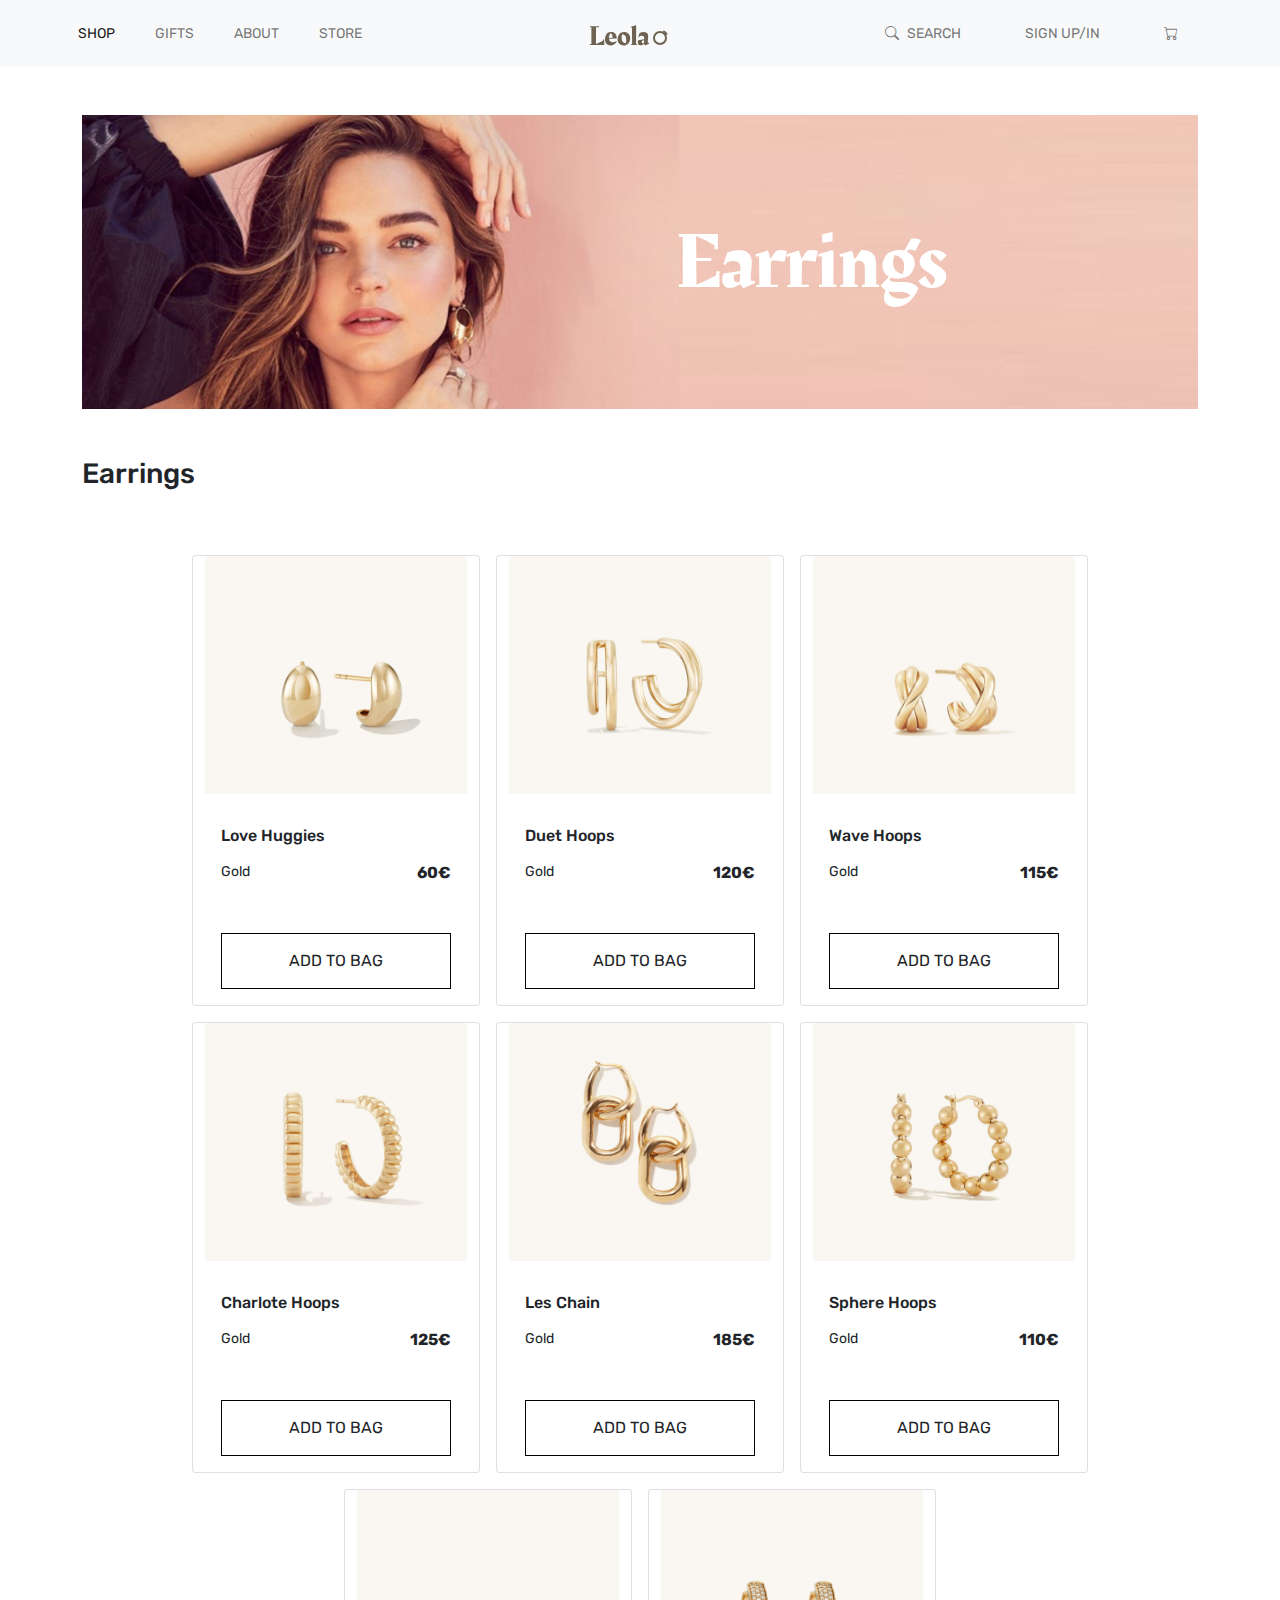
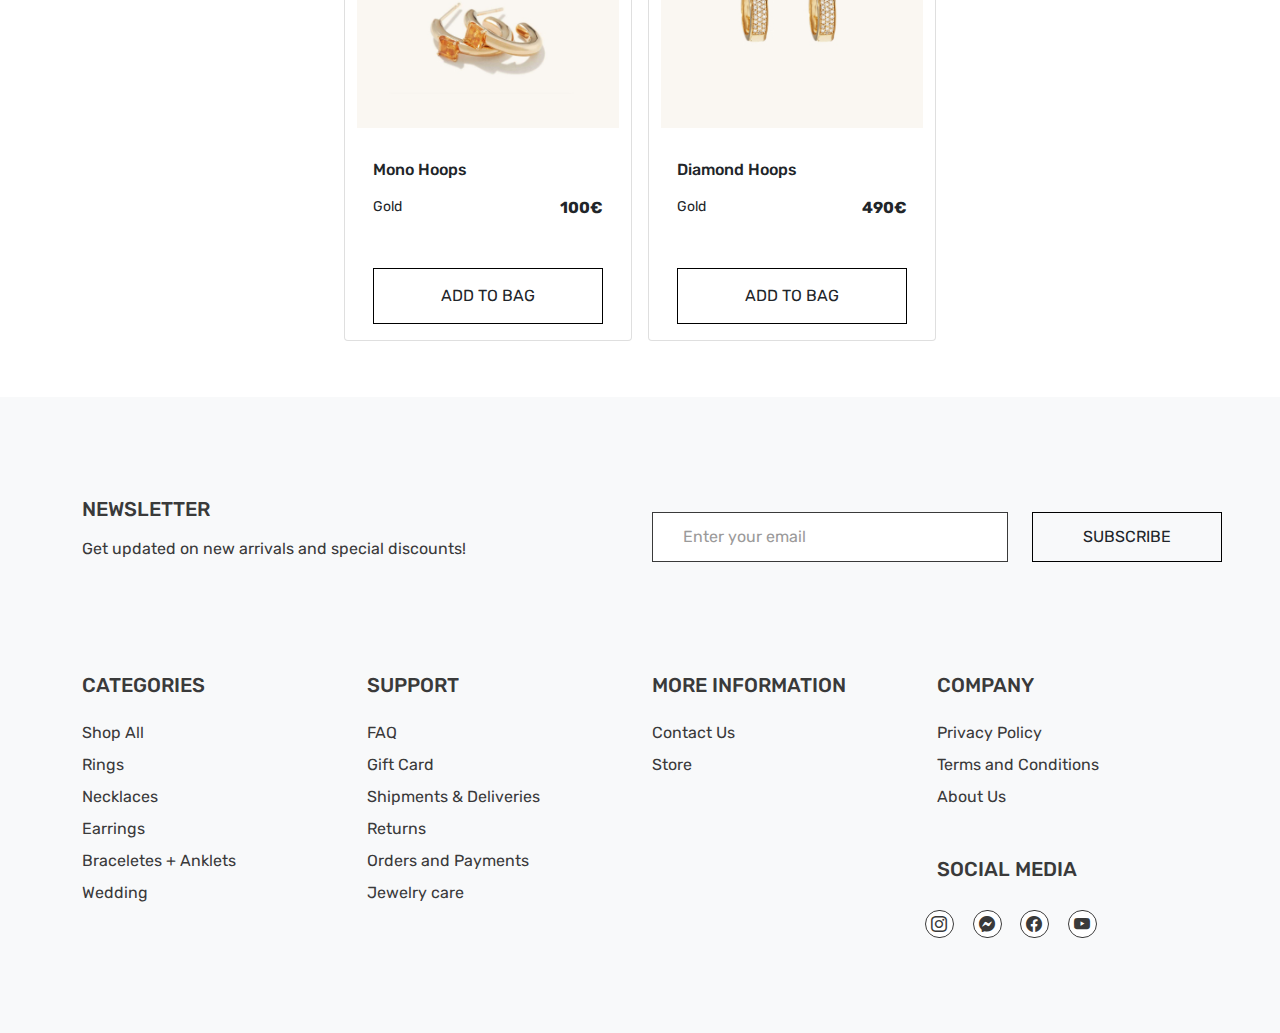
<file: earrings.html>
<!DOCTYPE html>
<html lang="en">
<head>
    <meta charset="UTF-8">
    <meta http-equiv="X-UA-Compatible" content="IE=edge">
    <meta name="viewport" content="width=device-width, initial-scale=1.0">
    <title>Leola</title>
    <link rel="shortcut icon" href="img/favicon/ring1.png" type="image/x-icon">
    <link rel="stylesheet" href="css/bootstrap.min.css">
    <link rel="stylesheet" href="https://cdn.jsdelivr.net/npm/bootstrap-icons@1.8.1/font/bootstrap-icons.css">
    <link rel="preconnect" href="https://fonts.googleapis.com">
    <link rel="preconnect" href="https://fonts.gstatic.com" crossorigin>
    <link href="https://fonts.googleapis.com/css2?family=Rakkas&family=Rubik:wght@400;500;600;700;800;900&display=swap" rel="stylesheet">
    <link rel="stylesheet" href="css/style.css">
</head>
<body>
    <header>
      <nav class="navbar navbar-expand-lg navbar-light bg-light">
        <div class="container">
          <a class="navbar-brand logo-hide" href="index.html"><img src="img/logo/logo-gold.svg" alt="Logo Leola"></a>
          <button class="navbar-toggler" type="button" data-bs-toggle="collapse" data-bs-target="#navbarSupportedContent" aria-controls="navbarSupportedContent" aria-expanded="false" aria-label="Toggle navigation">
            <span class="navbar-toggler-icon"></span>
          </button>
          <div class="collapse navbar-collapse" id="navbarSupportedContent">
            <div class="row navbar-full">
              <ul class="navbar-nav col-6 col-md-4 col-lg-4 justify-content-start align-self-center p-0">
                <li class="nav-item me-4">
                  <a class="nav-link active" aria-current="page" href="shop.html">SHOP</a>
                </li>
                <li class="nav-item me-4">
                  <a class="nav-link" href="gifts.html">GIFTS</a>
                </li>
                <li class="nav-item me-4">
                  <a class="nav-link"  href="about.html">ABOUT</a>
                </li>
                <li class="nav-item">
                  <a class="nav-link" href="store.html">STORE</a>
                </li>                
              </ul>
              <ul class="navbar-nav col-4 justify-content-lg-center align-self-center p-0">
                <li class="nav-item">
                  <a class="nav-link logo2" href="index.html"><img src="img/logo/logo-gold.svg" alt="Logo Leola"></a>
                </li>
              </ul>
              <ul class="navbar-nav col-6 col-md-6 col-lg-4 justify-content-end align-self-center p-0">
                <li class="nav-item dropdown">
                  <a class="nav-link" href="#" id="navbarDropdown" role="button" data-bs-toggle="dropdown" aria-expanded="false">
                    <i class="bi bi-search"></i><span class="ms-2">SEARCH</span> 
                  </a>
                  <ul class="dropdown-menu box-donw" aria-labelledby="navbarDropdown">
                    <li><a class="dropdown-item" href="#">
                      <form class="d-flex box-form align-items-end">
                        <input class="form-control me-2 col-3" type="search" placeholder="Search" aria-label="Search">
                        <button class="btn" type="submit">Search</button>
                      </form>
                      </a>
                    </li>
                  </ul>
                </li>             
                <li class="nav-item ms-xs-2 ms-sm-0 ms-lg-5">
                  <a class="nav-link" href="#">SIGN UP/IN</a>
                </li>
                <li class="nav-item ms-xs-2 ms-sm-0 ms-lg-5">
                  <a class="nav-link" href="bag.html"><i class="bi bi-cart"></i></a>
                </li>
              </ul>
            </div>
          </div>
        </div>
      </nav>
    </header>     
      <main>
      <div class="container">
        <div class="container-fluid row bg-gold mx-0 px-0 mt-5"> 
          <div class="col-12  px-0 banner-earring">
              <h1>Earrings</h1>
          </div>
        </div>
        <h3 class="py-5">Earrings</h3>
        <div class="container row mb-5 mx-auto justify-content-center">
          <div class="card mx-2 my-2" style="width: 18rem;">
            <img src="img/cards-shop-all/one.jpg" class="card-img-top" alt="Earrings">
            <div class="card-body">
              <h5 class="card-title pt-3">Love Huggies</h5>
              <div class="d-flex justify-content-between py-2">                
              <p class="card-text">Gold</p>
              <p class="fw-bold">60€</p>
              </div>              
              <a href="#" class="btn btn-cards mt-4">ADD TO BAG</a>
            </div>
          </div>
          <div class="card mx-2 my-2" style="width: 18rem;">
            <img src="img/cards-shop-all/two.jpg" class="card-img-top" alt="Earrings">
            <div class="card-body">
              <h5 class="card-title pt-3">Duet Hoops</h5>
              <div class="d-flex justify-content-between py-2">                
              <p class="card-text">Gold</p>
              <p class="fw-bold">120€</p>
              </div>              
              <a href="#" class="btn btn-cards mt-4">ADD TO BAG</a>
            </div>
          </div>
          <div class="card mx-2 my-2" style="width: 18rem;">
            <img src="img/cards-shop-all/three.jpg" class="card-img-top" alt="Earrings">
            <div class="card-body">
              <h5 class="card-title pt-3">Wave Hoops</h5>
              <div class="d-flex justify-content-between py-2">                
              <p class="card-text">Gold</p>
              <p class="fw-bold">115€</p>
              </div>              
              <a href="#" class="btn btn-cards mt-4">ADD TO BAG</a>
            </div>
          </div>
          <div class="card mx-2 my-2" style="width: 18rem;">
            <img src="img/cards-shop-all/four.jpg" class="card-img-top" alt="Earrings">
            <div class="card-body">
              <h5 class="card-title pt-3">Charlote Hoops</h5>
              <div class="d-flex justify-content-between py-2">                
              <p class="card-text">Gold</p>
              <p class="fw-bold">125€</p>
              </div>              
              <a href="#" class="btn btn-cards mt-4">ADD TO BAG</a>
            </div>
          </div>
          <div class="card mx-2 my-2" style="width: 18rem;">
            <img src="img/cards-shop-all/five.jpg" class="card-img-top" alt="Earrings">
            <div class="card-body">
              <h5 class="card-title pt-3">Les Chain</h5>
              <div class="d-flex justify-content-between py-2">                
              <p class="card-text">Gold</p>
              <p class="fw-bold">185€</p>
              </div>              
              <a href="#" class="btn btn-cards mt-4">ADD TO BAG</a>
            </div>
          </div>
          <div class="card mx-2 my-2" style="width: 18rem;">
            <img src="img/cards-shop-all/six.jpg" class="card-img-top" alt="Earrings">
            <div class="card-body">
              <h5 class="card-title pt-3">Sphere Hoops</h5>
              <div class="d-flex justify-content-between py-2">                
              <p class="card-text">Gold</p>
              <p class="fw-bold">110€</p>
              </div>              
              <a href="#" class="btn btn-cards mt-4">ADD TO BAG</a>
            </div>
          </div>
          <div class="card mx-2 my-2" style="width: 18rem;">
            <img src="img/cards-shop-all/seven.jpg" class="card-img-top" alt="Earrings">
            <div class="card-body">
              <h5 class="card-title pt-3">Mono Hoops</h5>
              <div class="d-flex justify-content-between py-2">                
              <p class="card-text">Gold</p>
              <p class="fw-bold">100€</p>
              </div>              
              <a href="#" class="btn btn-cards mt-4">ADD TO BAG</a>
            </div>
          </div>
          <div class="card mx-2 my-2" style="width: 18rem;">
            <img src="img/cards-shop-all/eight.jpg" class="card-img-top" alt="Earrings">
            <div class="card-body">
              <h5 class="card-title pt-3">Diamond Hoops</h5>
              <div class="d-flex justify-content-between py-2">                
              <p class="card-text">Gold</p>
              <p class="fw-bold">490€</p>
              </div>              
              <a href="#" class="btn btn-cards mt-4">ADD TO BAG</a>
            </div>
          </div>
        </div>
      </div>
      </main> 
      <footer class="footer-two bg-light">
        <div class="container">
          <div class="row align-items-center pb-5">
            <div class="col-12 col-sm-6 col-lg-6 text-center text-sm-start">
              <h3 class="mb-3">NEWSLETTER</h3>
              <p>Get updated on new arrivals and special discounts!</p>
           </div>
            <div class="col-12 col-sm-8 col-lg-4">
              <input type="email" name="Email" id="" class="form-control me-2" placeholder="Enter your email">
            </div>
            <div class="col-12 col-sm-4 col-lg-2">
              <button type="submit" class="btn mt-xs-2 m-sm-0">SUBSCRIBE</button>
            </div>
          </div>
          <div class="row py-5 categories">
            <div class="col-12 col-sm-6 col-lg-3 text-center text-sm-start">
              <h3 class="pb-3">CATEGORIES</h3>
              <ul>
                <li class="pb-2">
                  <a href="shop.html">Shop All</a>
                </li>
                <li class="pb-2">
                  <a href="rings.html">Rings</a>
                </li>
                <li class="pb-2">
                  <a href="necklaces.html">Necklaces</a>
                </li>
                <li class="pb-2">
                  <a href="earrings">Earrings</a>
                </li>
                <li class="pb-2">
                  <a href="braceletes.html">Braceletes + Anklets</a>
                </li>
                <li class="pb-2">
                  <a href="wedding.html">Wedding</a>
                </li>
              </ul>
            </div>
            <div class="col-12 col-sm-6 col-lg-3 text-center text-sm-start">
              <h3 class="pb-3">SUPPORT</h3>
              <ul>
                <li class="pb-2">
                  <a href="faq.html">FAQ</a>
                </li>
                <li class="pb-2">
                  <a href="gifts.html">Gift Card</a>
                </li>
                <li class="pb-2">
                  <a href="shipment.html">Shipments & Deliveries</a>
                </li>
                <li class="pb-2">
                  <a href="returns.html">Returns</a>
                </li>
                <li class="pb-2">
                  <a href="orders.html">Orders and Payments</a>
                </li>
                <li class="pb-2">
                  <a href="jewelry-care.html">Jewelry care</a>
                </li>
              </ul>
            </div>
            <div class="col-12 col-sm-6 col-lg-3 text-center text-sm-start">
              <h3 class="pb-3">MORE INFORMATION</h3>
              <ul>
                <li class="pb-2">
                  <a href="#exampleModal" data-bs-toggle="modal" data-bs-target="#exampleModal">Contact Us</a>
                  <div class="modal fade" id="exampleModal" tabindex="-1" aria-labelledby="exampleModalLabel" aria-hidden="true">
                    <div class="modal-dialog">
                      <div class="modal-content">
                        <div class="modal-header">
                          <h5 class="modal-title" id="exampleModalLabel">Concact Us</h5>
                          <button type="button" class="btn-close" data-bs-dismiss="modal" aria-label="Close"></button>
                        </div>
                        <div class="modal-body">
                          <div class="mb-3">
                            <label for="exampleFormControlInput1" class="form-label">Email</label>
                            <input type="email" class="form-control" id="exampleFormControlInput1" placeholder="name@example.com">
                          </div>
                          <div class="mb-3">
                            <label for="exampleFormControlTextarea1" class="form-label">Message</label>
                            <textarea class="form-control" id="exampleFormControlTextarea1" rows="4"></textarea>
                          </div>
                        </div>
                        <div class="modal-footer">
                          <button type="button" class="btn" data-bs-dismiss="modal">Cancel</button>
                          <button type="button" class="btn">Send</button>
                        </div>                          
                      </div>
                    </div>
                  </div> 
                </li>
                <li class="pb-2">
                  <a href="store.html">Store</a>
                </li>
              </ul>
            </div>
            <div class="col-12 col-sm-6 col-lg-3 text-center text-sm-start">
              <h3 class="pb-3">COMPANY</h3>
              <ul class="pb-2">
                <li class="pb-2">
                  <a href="privacy.html">Privacy Policy</a>
                </li>
                <li class="pb-2">
                  <a href="term-conditions.html">Terms and Conditions</a>
                </li>
                <li class="pb-4">
                  <a href="about.html">About Us</a>
                </li>
              </ul>
              <h3 class="pb-4">SOCIAL MEDIA</h3>
              <div class="row justify-content-center justify-content-sm-start">
                <div class="col-1 col-sm-2 col-lg-2 px-0 pb-5">
                  <a href="https://www.instagram.com/" target="_blank"><i class="bi bi-instagram"></i></a>
                </div>
                <div class="col-1 col-sm-2 col-lg-2 px-0">
                  <a href="https://www.messenger.com/" target="_blank"><i class="bi bi-messenger"></i></a>
                </div>
                <div class="col-1 col-sm-2 col-lg-2 px-0">
                  <a href="https://www.facebook.com/" target="_blank"><i class="bi bi-facebook"></i></a>
                </div>
                <div class="col-1 col-sm-2 col-lg-2 px-0">
                  <a href="https://www.youtube.com/" target="_blank"><i class="bi bi-youtube "></i></a>
                </div>
              </div>            
            </div>
          </div>
        </div>
      </footer>
    
    <script src="js/bootstrap.bundle.min.js"></script>
</body>
</html>
</file>
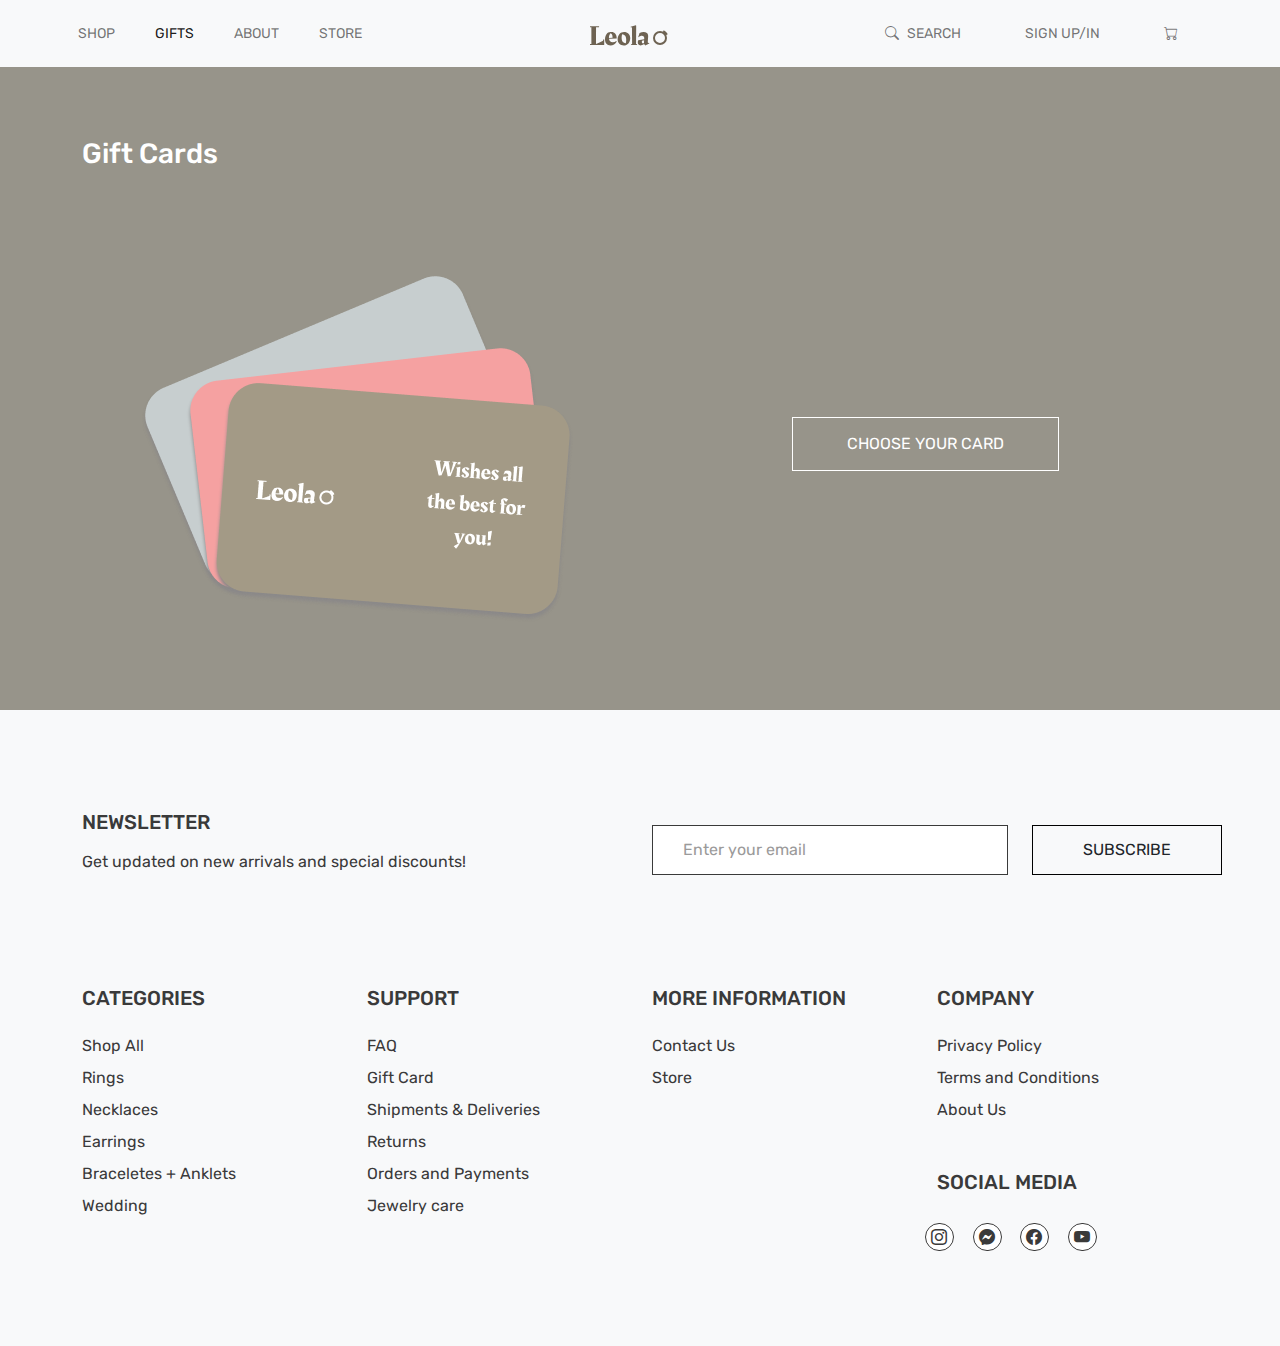
<file: gifts.html>
<!DOCTYPE html>
<html lang="en">
<head>
    <meta charset="UTF-8">
    <meta http-equiv="X-UA-Compatible" content="IE=edge">
    <meta name="viewport" content="width=device-width, initial-scale=1.0">
    <title>Leola</title>
    <link rel="shortcut icon" href="img/favicon/ring1.png" type="image/x-icon">
    <link rel="stylesheet" href="css/bootstrap.min.css">
    <link rel="stylesheet" href="https://cdn.jsdelivr.net/npm/bootstrap-icons@1.8.1/font/bootstrap-icons.css">
    <link rel="preconnect" href="https://fonts.googleapis.com">
    <link rel="preconnect" href="https://fonts.gstatic.com" crossorigin>
    <link href="https://fonts.googleapis.com/css2?family=Rakkas&family=Rubik:wght@400;500;600;700;800;900&display=swap" rel="stylesheet">
    <link rel="stylesheet" href="css/style.css">
</head>
<body>
    <header>
      <nav class="navbar navbar-expand-lg navbar-light bg-light">
        <div class="container">
          <a class="navbar-brand logo-hide" href="index.html"><img src="img/logo/logo-gold.svg" alt="Logo Leola"></a>
          <button class="navbar-toggler" type="button" data-bs-toggle="collapse" data-bs-target="#navbarSupportedContent" aria-controls="navbarSupportedContent" aria-expanded="false" aria-label="Toggle navigation">
            <span class="navbar-toggler-icon"></span>
          </button>
          <div class="collapse navbar-collapse" id="navbarSupportedContent">
            <div class="row navbar-full">
              <ul class="navbar-nav col-6 col-md-4 col-lg-4 justify-content-start align-self-center p-0">
                <li class="nav-item me-4">
                  <a class="nav-link" href="shop.html">SHOP</a>
                </li>
                <li class="nav-item me-4">
                  <a class="nav-link active" aria-current="page" href="gifts.html">GIFTS</a>
                </li>
                <li class="nav-item me-4">
                  <a class="nav-link"  href="about.html">ABOUT</a>
                </li>
                <li class="nav-item">
                  <a class="nav-link" href="store.html">STORE</a>
                </li>                
              </ul>
              <ul class="navbar-nav col-4 justify-content-lg-center align-self-center p-0">
                <li class="nav-item">
                  <a class="nav-link logo2" href="index.html"><img src="img/logo/logo-gold.svg" alt="Logo Leola"></a>
                </li>
              </ul>
              <ul class="navbar-nav col-6 col-md-6 col-lg-4 justify-content-end align-self-center p-0">
                <li class="nav-item dropdown">
                  <a class="nav-link" href="#" id="navbarDropdown" role="button" data-bs-toggle="dropdown" aria-expanded="false">
                    <i class="bi bi-search"></i><span class="ms-2">SEARCH</span> 
                  </a>
                  <ul class="dropdown-menu box-donw" aria-labelledby="navbarDropdown">
                    <li><a class="dropdown-item" href="#">
                      <form class="d-flex box-form align-items-end">
                        <input class="form-control me-2 col-3" type="search" placeholder="Search" aria-label="Search">
                        <button class="btn" type="submit">Search</button>
                      </form>
                      </a>
                    </li>
                  </ul>
                </li>             
                <li class="nav-item ms-xs-2 ms-sm-0 ms-lg-5">
                  <a class="nav-link" href="#">SIGN UP/IN</a>
                </li>
                <li class="nav-item ms-xs-2 ms-sm-0 ms-lg-5">
                  <a class="nav-link" href="bag.html"><i class="bi bi-cart"></i></a>
                </li>
              </ul>
            </div>
          </div>
        </div>
      </nav>
    </header>
    <main>
      <div class="container-fluid bg-gold">
        <div class="container">
          <h3 class="header-cards">Gift Cards</h3>
          <div class="row">
            <div class="col-12 col-sm-12 col-md-6 py-5 d-flex justify-content-center">
              <img src="img/gift-cards/cards.png" class="img-fluid img-cards" alt="Cards Gist">
            </div>
            <div class="col-12 col-sm-12 col-md-6 align-self-center d-flex justify-content-center">
              <button type="button" class="btn1-branco btn1-cart" data-bs-toggle="modal" data-bs-target="#exampleModal">
                CHOOSE YOUR CARD
              </button>
              <div class="modal fade" id="exampleModal" tabindex="-1" aria-labelledby="exampleModalLabel" aria-hidden="true">
                <div class="modal-dialog">
                  <div class="modal-content">
                    <div class="modal-header">
                      <h5 class="modal-title" id="exampleModalLabel">Choose Your Card</h5>
                      <button type="button" class="btn-close" data-bs-dismiss="modal" aria-label="Close"></button>
                    </div>
                    <div class="modal-body">
                      
                      <div class="form-check">
                        <input class="form-check-input" type="checkbox" value="" id="flexCheckDefault">
                        <label class="form-check-label" for="flexCheckDefault">
                          Silver
                        </label>
                        <p class="card-silver">Wishes <br>all the best for you!</p>
                      </div>
                      <div class="form-check">
                        <input class="form-check-input" type="checkbox" value="" id="flexCheckDefault">
                        <label class="form-check-label" for="flexCheckDefault">
                          Pink
                        </label>
                        <p class="card-pink">Wishes <br>all the best for you!</p>
                      </div>
                      <div class="form-check">
                        <input class="form-check-input" type="checkbox" value="" id="flexCheckChecked" checked>
                        <label class="form-check-label" for="flexCheckChecked">
                          Gold
                        </label>
                        <p class="card-gold">Wishes <br>all the best for you!</p>
                      </div>
                    </div>
                    <div class="modal-footer">
                      <button type="button" class="btn" data-bs-dismiss="modal">CANCELAR</button>
                      <button type="button" class="btn">SELECT</button>
                    </div>
                  </div>
                </div>
              </div> 
        </div>
      </div>
    </main>
    <footer class="footer-two bg-light">
      <div class="container">
        <div class="row align-items-center pb-5">
          <div class="col-12 col-sm-6 col-lg-6 text-center text-sm-start">
            <h3 class="mb-3">NEWSLETTER</h3>
            <p>Get updated on new arrivals and special discounts!</p>
         </div>
          <div class="col-12 col-sm-8 col-lg-4">
            <input type="email" name="Email" id="" class="form-control me-2" placeholder="Enter your email">
          </div>
          <div class="col-12 col-sm-4 col-lg-2">
            <button type="submit" class="btn mt-xs-2 m-sm-0">SUBSCRIBE</button>
          </div>
        </div>
        <div class="row py-5 categories">
          <div class="col-12 col-sm-6 col-lg-3 text-center text-sm-start">
            <h3 class="pb-3">CATEGORIES</h3>
            <ul>
              <li class="pb-2">
                <a href="shop.html">Shop All</a>
              </li>
              <li class="pb-2">
                <a href="rings.html">Rings</a>
              </li>
              <li class="pb-2">
                <a href="necklaces.html">Necklaces</a>
              </li>
              <li class="pb-2">
                <a href="earrings">Earrings</a>
              </li>
              <li class="pb-2">
                <a href="braceletes.html">Braceletes + Anklets</a>
              </li>
              <li class="pb-2">
                <a href="wedding.html">Wedding</a>
              </li>
            </ul>
          </div>
          <div class="col-12 col-sm-6 col-lg-3 text-center text-sm-start">
            <h3 class="pb-3">SUPPORT</h3>
            <ul>
              <li class="pb-2">
                <a href="faq.html">FAQ</a>
              </li>
              <li class="pb-2">
                <a href="gifts.html">Gift Card</a>
              </li>
              <li class="pb-2">
                <a href="shipment.html">Shipments & Deliveries</a>
              </li>
              <li class="pb-2">
                <a href="returns.html">Returns</a>
              </li>
              <li class="pb-2">
                <a href="orders.html">Orders and Payments</a>
              </li>
              <li class="pb-2">
                <a href="jewelry-care.html">Jewelry care</a>
              </li>
            </ul>
          </div>
          <div class="col-12 col-sm-6 col-lg-3 text-center text-sm-start">
            <h3 class="pb-3">MORE INFORMATION</h3>
            <ul>
              <li class="pb-2">
                <a href="#exampleModal" data-bs-toggle="modal" data-bs-target="#exampleModal">Contact Us</a>
                <div class="modal fade" id="exampleModal" tabindex="-1" aria-labelledby="exampleModalLabel" aria-hidden="true">
                  <div class="modal-dialog">
                    <div class="modal-content">
                      <div class="modal-header">
                        <h5 class="modal-title" id="exampleModalLabel">Concact Us</h5>
                        <button type="button" class="btn-close" data-bs-dismiss="modal" aria-label="Close"></button>
                      </div>
                      <div class="modal-body">
                        <div class="mb-3">
                          <label for="exampleFormControlInput1" class="form-label">Email</label>
                          <input type="email" class="form-control" id="exampleFormControlInput1" placeholder="name@example.com">
                        </div>
                        <div class="mb-3">
                          <label for="exampleFormControlTextarea1" class="form-label">Message</label>
                          <textarea class="form-control" id="exampleFormControlTextarea1" rows="4"></textarea>
                        </div>
                      </div>
                      <div class="modal-footer">
                        <button type="button" class="btn" data-bs-dismiss="modal">Cancel</button>
                        <button type="button" class="btn">Send</button>
                      </div>                          
                    </div>
                  </div>
                </div> 
              </li>
              <li class="pb-2">
                <a href="store.html">Store</a>
              </li>
            </ul>
          </div>
          <div class="col-12 col-sm-6 col-lg-3 text-center text-sm-start">
            <h3 class="pb-3">COMPANY</h3>
            <ul class="pb-2">
              <li class="pb-2">
                <a href="privacy.html">Privacy Policy</a>
              </li>
              <li class="pb-2">
                <a href="term-conditions.html">Terms and Conditions</a>
              </li>
              <li class="pb-4">
                <a href="about.html">About Us</a>
              </li>
            </ul>
            <h3 class="pb-4">SOCIAL MEDIA</h3>
            <div class="row justify-content-center justify-content-sm-start">
              <div class="col-1 col-sm-2 col-lg-2 px-0 pb-5">
                <a href="https://www.instagram.com/" target="_blank"><i class="bi bi-instagram"></i></a>
              </div>
              <div class="col-1 col-sm-2 col-lg-2 px-0">
                <a href="https://www.messenger.com/" target="_blank"><i class="bi bi-messenger"></i></a>
              </div>
              <div class="col-1 col-sm-2 col-lg-2 px-0">
                <a href="https://www.facebook.com/" target="_blank"><i class="bi bi-facebook"></i></a>
              </div>
              <div class="col-1 col-sm-2 col-lg-2 px-0">
                <a href="https://www.youtube.com/" target="_blank"><i class="bi bi-youtube "></i></a>
              </div>
            </div>            
          </div>
        </div>
      </div>
    </footer>
    
    <script src="js/bootstrap.bundle.min.js"></script>
</body>
</html>
</file>
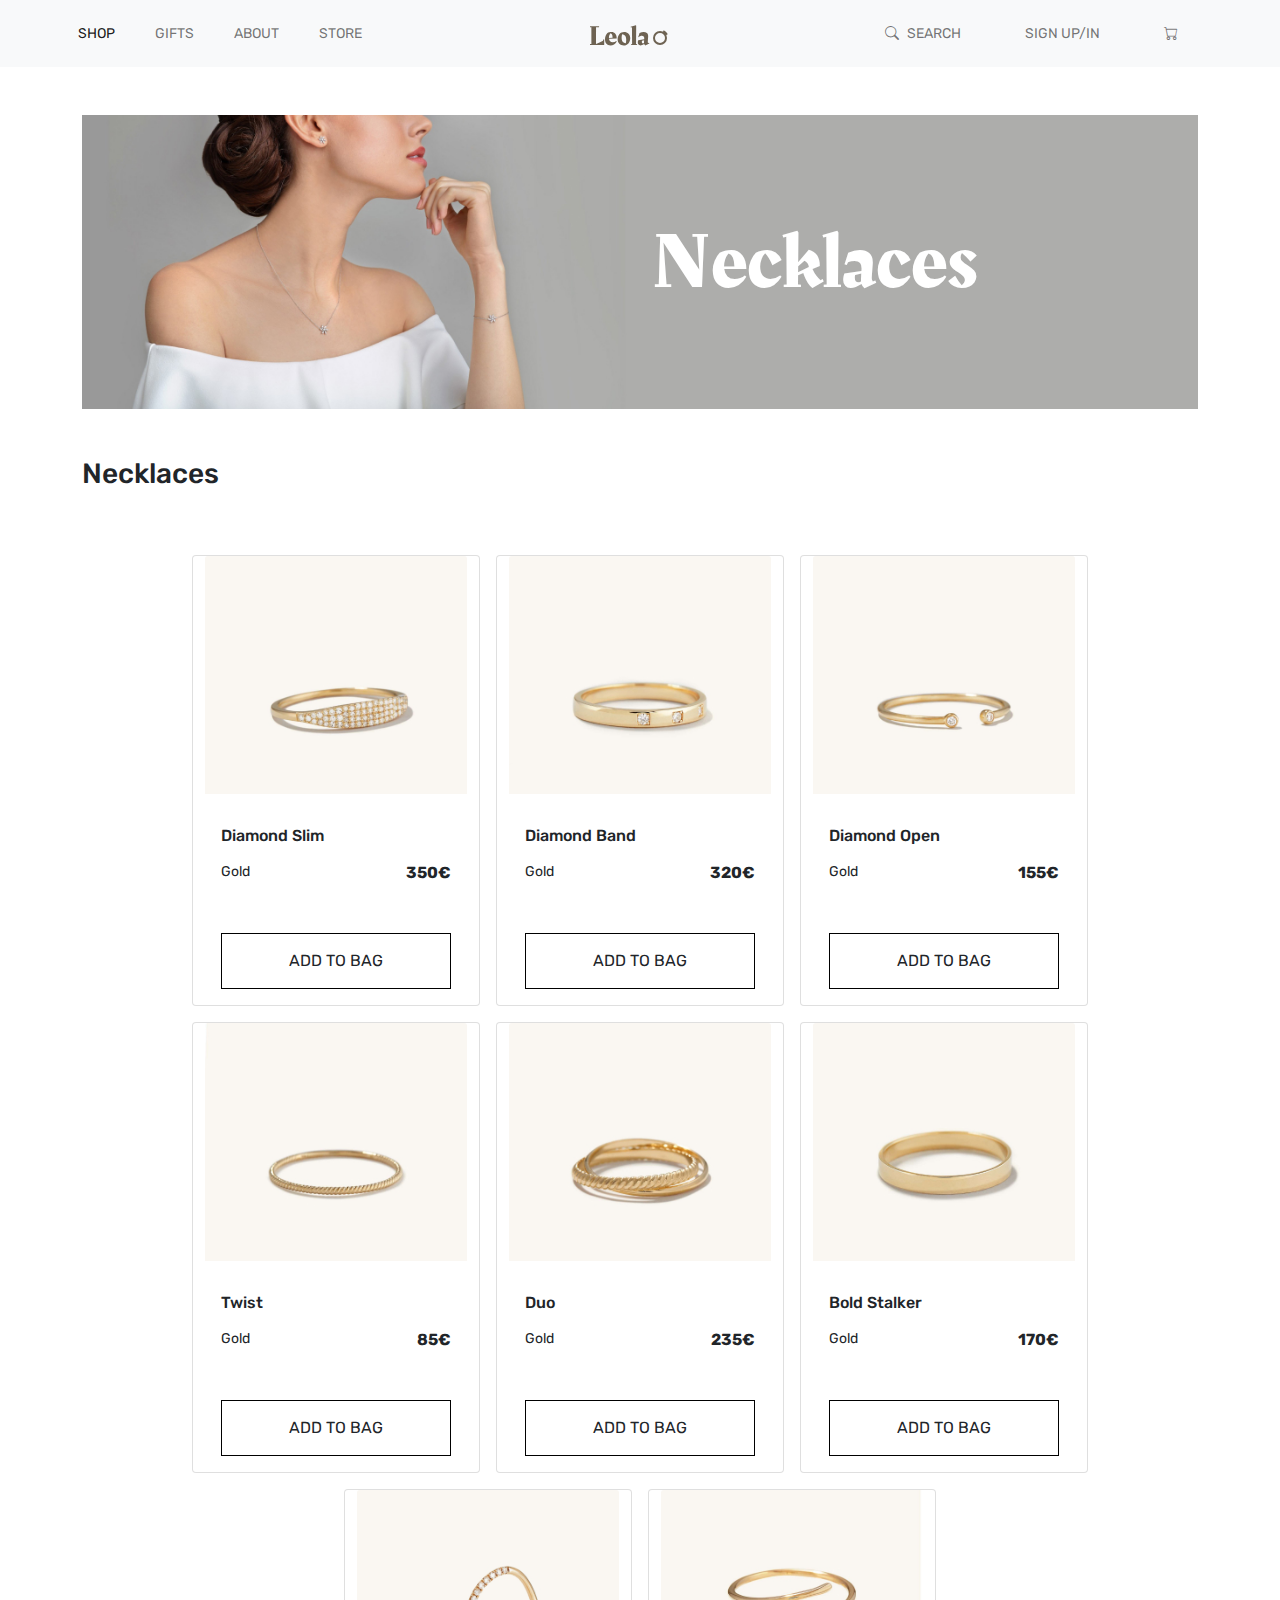
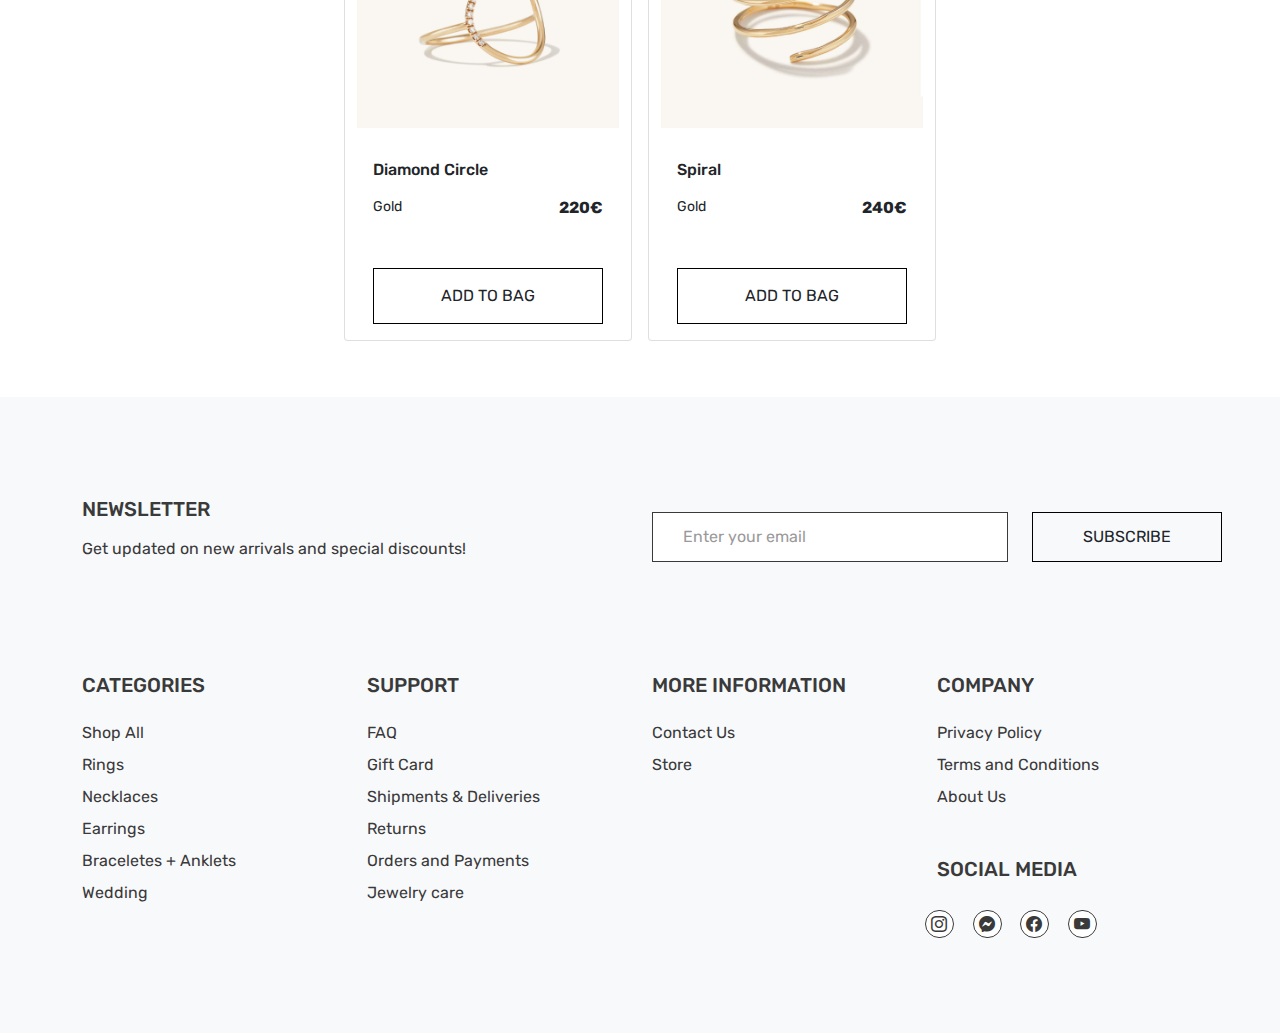
<file: necklaces.html>
<!DOCTYPE html>
<html lang="en">
<head>
    <meta charset="UTF-8">
    <meta http-equiv="X-UA-Compatible" content="IE=edge">
    <meta name="viewport" content="width=device-width, initial-scale=1.0">
    <title>Leola</title>
    <link rel="shortcut icon" href="img/favicon/ring1.png" type="image/x-icon">
    <link rel="stylesheet" href="css/bootstrap.min.css">
    <link rel="stylesheet" href="https://cdn.jsdelivr.net/npm/bootstrap-icons@1.8.1/font/bootstrap-icons.css">
    <link rel="preconnect" href="https://fonts.googleapis.com">
    <link rel="preconnect" href="https://fonts.gstatic.com" crossorigin>
    <link href="https://fonts.googleapis.com/css2?family=Rakkas&family=Rubik:wght@400;500;600;700;800;900&display=swap" rel="stylesheet">
    <link rel="stylesheet" href="css/style.css">
</head>
<body>
    <header>
      <nav class="navbar navbar-expand-lg navbar-light bg-light">
        <div class="container">
          <a class="navbar-brand logo-hide" href="index.html"><img src="img/logo/logo-gold.svg" alt="Logo Leola"></a>
          <button class="navbar-toggler" type="button" data-bs-toggle="collapse" data-bs-target="#navbarSupportedContent" aria-controls="navbarSupportedContent" aria-expanded="false" aria-label="Toggle navigation">
            <span class="navbar-toggler-icon"></span>
          </button>
          <div class="collapse navbar-collapse" id="navbarSupportedContent">
            <div class="row navbar-full">
              <ul class="navbar-nav col-6 col-md-4 col-lg-4 justify-content-start align-self-center p-0">
                <li class="nav-item me-4">
                  <a class="nav-link active" aria-current="page" href="shop.html">SHOP</a>
                </li>
                <li class="nav-item me-4">
                  <a class="nav-link" href="gifts.html">GIFTS</a>
                </li>
                <li class="nav-item me-4">
                  <a class="nav-link"  href="about.html">ABOUT</a>
                </li>
                <li class="nav-item">
                  <a class="nav-link" href="store.html">STORE</a>
                </li>                
              </ul>
              <ul class="navbar-nav col-4 justify-content-lg-center align-self-center p-0">
                <li class="nav-item">
                  <a class="nav-link logo2" href="index.html"><img src="img/logo/logo-gold.svg" alt="Logo Leola"></a>
                </li>
              </ul>
              <ul class="navbar-nav col-6 col-md-6 col-lg-4 justify-content-end align-self-center p-0">
                <li class="nav-item dropdown">
                  <a class="nav-link" href="#" id="navbarDropdown" role="button" data-bs-toggle="dropdown" aria-expanded="false">
                    <i class="bi bi-search"></i><span class="ms-2">SEARCH</span> 
                  </a>
                  <ul class="dropdown-menu box-donw" aria-labelledby="navbarDropdown">
                    <li><a class="dropdown-item" href="#">
                      <form class="d-flex box-form align-items-end">
                        <input class="form-control me-2 col-3" type="search" placeholder="Search" aria-label="Search">
                        <button class="btn" type="submit">Search</button>
                      </form>
                      </a>
                    </li>
                  </ul>
                </li>             
                <li class="nav-item ms-xs-2 ms-sm-0 ms-lg-5">
                  <a class="nav-link" href="#">SIGN UP/IN</a>
                </li>
                <li class="nav-item ms-xs-2 ms-sm-0 ms-lg-5">
                  <a class="nav-link" href="bag.html"><i class="bi bi-cart"></i></a>
                </li>
              </ul>
            </div>
          </div>
        </div>
      </nav>
    </header>     
      <main>
      <div class="container">
        <div class="container-fluid row bg-gold mx-0 px-0 mt-5"> 
          <div class="col-12 px-0 banner-necklaces">
              <h1>Necklaces</h1>
          </div>
        </div>
        <h3 class="py-5">Necklaces</h3>
        <div class="container row mb-5 mx-auto justify-content-center">
          <div class="card mx-2 my-2" style="width: 18rem;">
            <img src="img/rings/ring1.jpg" class="card-img-top" alt="Earrings">
            <div class="card-body">
              <h5 class="card-title pt-3">Diamond Slim</h5>
              <div class="d-flex justify-content-between py-2">                
              <p class="card-text">Gold</p>
              <p class="fw-bold">350€</p>
              </div>              
              <a href="#" class="btn btn-cards mt-4">ADD TO BAG</a>
            </div>
          </div>
          <div class="card mx-2 my-2" style="width: 18rem;">
            <img src="img/rings/ring2.jpg" class="card-img-top" alt="Earrings">
            <div class="card-body">
              <h5 class="card-title pt-3">Diamond Band</h5>
              <div class="d-flex justify-content-between py-2">                
              <p class="card-text">Gold</p>
              <p class="fw-bold">320€</p>
              </div>              
              <a href="#" class="btn btn-cards mt-4">ADD TO BAG</a>
            </div>
          </div>
          <div class="card mx-2 my-2" style="width: 18rem;">
            <img src="img/rings/ring3.jpg" class="card-img-top" alt="Earrings">
            <div class="card-body">
              <h5 class="card-title pt-3">Diamond Open</h5>
              <div class="d-flex justify-content-between py-2">                
              <p class="card-text">Gold</p>
              <p class="fw-bold">155€</p>
              </div>              
              <a href="#" class="btn btn-cards mt-4">ADD TO BAG</a>
            </div>
          </div>
          <div class="card mx-2 my-2" style="width: 18rem;">
            <img src="img/rings/ring4.jpg" class="card-img-top" alt="Earrings">
            <div class="card-body">
              <h5 class="card-title pt-3">Twist</h5>
              <div class="d-flex justify-content-between py-2">                
              <p class="card-text">Gold</p>
              <p class="fw-bold">85€</p>
              </div>              
              <a href="#" class="btn btn-cards mt-4">ADD TO BAG</a>
            </div>
          </div>
          <div class="card mx-2 my-2" style="width: 18rem;">
            <img src="img/rings/ring5.jpg" class="card-img-top" alt="Earrings">
            <div class="card-body">
              <h5 class="card-title pt-3">Duo</h5>
              <div class="d-flex justify-content-between py-2">                
              <p class="card-text">Gold</p>
              <p class="fw-bold">235€</p>
              </div>              
              <a href="#" class="btn btn-cards mt-4">ADD TO BAG</a>
            </div>
          </div>
          <div class="card mx-2 my-2" style="width: 18rem;">
            <img src="img/rings/ring6.jpg" class="card-img-top" alt="Earrings">
            <div class="card-body">
              <h5 class="card-title pt-3">Bold Stalker</h5>
              <div class="d-flex justify-content-between py-2">                
              <p class="card-text">Gold</p>
              <p class="fw-bold">170€</p>
              </div>              
              <a href="#" class="btn btn-cards mt-4">ADD TO BAG</a>
            </div>
          </div>
          <div class="card mx-2 my-2" style="width: 18rem;">
            <img src="img/rings/ring7.jpg" class="card-img-top" alt="Earrings">
            <div class="card-body">
              <h5 class="card-title pt-3">Diamond Circle</h5>
              <div class="d-flex justify-content-between py-2">                
              <p class="card-text">Gold</p>
              <p class="fw-bold">220€</p>
              </div>              
              <a href="#" class="btn btn-cards mt-4">ADD TO BAG</a>
            </div>
          </div>
          <div class="card mx-2 my-2" style="width: 18rem;">
            <img src="img/rings/ring8.jpg" class="card-img-top" alt="Earrings">
            <div class="card-body">
              <h5 class="card-title pt-3">Spiral</h5>
              <div class="d-flex justify-content-between py-2">                
              <p class="card-text">Gold</p>
              <p class="fw-bold">240€</p>
              </div>              
              <a href="#" class="btn btn-cards mt-4">ADD TO BAG</a>
            </div>
          </div>
        </div>
      </div>
      </main> 
      <footer class="footer-two bg-light">
        <div class="container">
          <div class="row align-items-center pb-5">
            <div class="col-12 col-sm-6 col-lg-6 text-center text-sm-start">
              <h3 class="mb-3">NEWSLETTER</h3>
              <p>Get updated on new arrivals and special discounts!</p>
           </div>
            <div class="col-12 col-sm-8 col-lg-4">
              <input type="email" name="Email" id="" class="form-control me-2" placeholder="Enter your email">
            </div>
            <div class="col-12 col-sm-4 col-lg-2">
              <button type="submit" class="btn mt-xs-2 m-sm-0">SUBSCRIBE</button>
            </div>
          </div>
          <div class="row py-5 categories">
            <div class="col-12 col-sm-6 col-lg-3 text-center text-sm-start">
              <h3 class="pb-3">CATEGORIES</h3>
              <ul>
                <li class="pb-2">
                  <a href="shop.html">Shop All</a>
                </li>
                <li class="pb-2">
                  <a href="rings.html">Rings</a>
                </li>
                <li class="pb-2">
                  <a href="necklaces.html">Necklaces</a>
                </li>
                <li class="pb-2">
                  <a href="earrings">Earrings</a>
                </li>
                <li class="pb-2">
                  <a href="braceletes.html">Braceletes + Anklets</a>
                </li>
                <li class="pb-2">
                  <a href="wedding.html">Wedding</a>
                </li>
              </ul>
            </div>
            <div class="col-12 col-sm-6 col-lg-3 text-center text-sm-start">
              <h3 class="pb-3">SUPPORT</h3>
              <ul>
                <li class="pb-2">
                  <a href="faq.html">FAQ</a>
                </li>
                <li class="pb-2">
                  <a href="gifts.html">Gift Card</a>
                </li>
                <li class="pb-2">
                  <a href="shipment.html">Shipments & Deliveries</a>
                </li>
                <li class="pb-2">
                  <a href="returns.html">Returns</a>
                </li>
                <li class="pb-2">
                  <a href="orders.html">Orders and Payments</a>
                </li>
                <li class="pb-2">
                  <a href="jewelry-care.html">Jewelry care</a>
                </li>
              </ul>
            </div>
            <div class="col-12 col-sm-6 col-lg-3 text-center text-sm-start">
              <h3 class="pb-3">MORE INFORMATION</h3>
              <ul>
                <li class="pb-2">
                  <a href="#exampleModal" data-bs-toggle="modal" data-bs-target="#exampleModal">Contact Us</a>
                  <div class="modal fade" id="exampleModal" tabindex="-1" aria-labelledby="exampleModalLabel" aria-hidden="true">
                    <div class="modal-dialog">
                      <div class="modal-content">
                        <div class="modal-header">
                          <h5 class="modal-title" id="exampleModalLabel">Concact Us</h5>
                          <button type="button" class="btn-close" data-bs-dismiss="modal" aria-label="Close"></button>
                        </div>
                        <div class="modal-body">
                          <div class="mb-3">
                            <label for="exampleFormControlInput1" class="form-label">Email</label>
                            <input type="email" class="form-control" id="exampleFormControlInput1" placeholder="name@example.com">
                          </div>
                          <div class="mb-3">
                            <label for="exampleFormControlTextarea1" class="form-label">Message</label>
                            <textarea class="form-control" id="exampleFormControlTextarea1" rows="4"></textarea>
                          </div>
                        </div>
                        <div class="modal-footer">
                          <button type="button" class="btn" data-bs-dismiss="modal">Cancel</button>
                          <button type="button" class="btn">Send</button>
                        </div>                          
                      </div>
                    </div>
                  </div> 
                </li>
                <li class="pb-2">
                  <a href="store.html">Store</a>
                </li>
              </ul>
            </div>
            <div class="col-12 col-sm-6 col-lg-3 text-center text-sm-start">
              <h3 class="pb-3">COMPANY</h3>
              <ul class="pb-2">
                <li class="pb-2">
                  <a href="privacy.html">Privacy Policy</a>
                </li>
                <li class="pb-2">
                  <a href="term-conditions.html">Terms and Conditions</a>
                </li>
                <li class="pb-4">
                  <a href="about.html">About Us</a>
                </li>
              </ul>
              <h3 class="pb-4">SOCIAL MEDIA</h3>
              <div class="row justify-content-center justify-content-sm-start">
                <div class="col-1 col-sm-2 col-lg-2 px-0 pb-5">
                  <a href="https://www.instagram.com/" target="_blank"><i class="bi bi-instagram"></i></a>
                </div>
                <div class="col-1 col-sm-2 col-lg-2 px-0">
                  <a href="https://www.messenger.com/" target="_blank"><i class="bi bi-messenger"></i></a>
                </div>
                <div class="col-1 col-sm-2 col-lg-2 px-0">
                  <a href="https://www.facebook.com/" target="_blank"><i class="bi bi-facebook"></i></a>
                </div>
                <div class="col-1 col-sm-2 col-lg-2 px-0">
                  <a href="https://www.youtube.com/" target="_blank"><i class="bi bi-youtube "></i></a>
                </div>
              </div>            
            </div>
          </div>
        </div>
      </footer>
    
    <script src="js/bootstrap.bundle.min.js"></script>
</body>
</html>
</file>
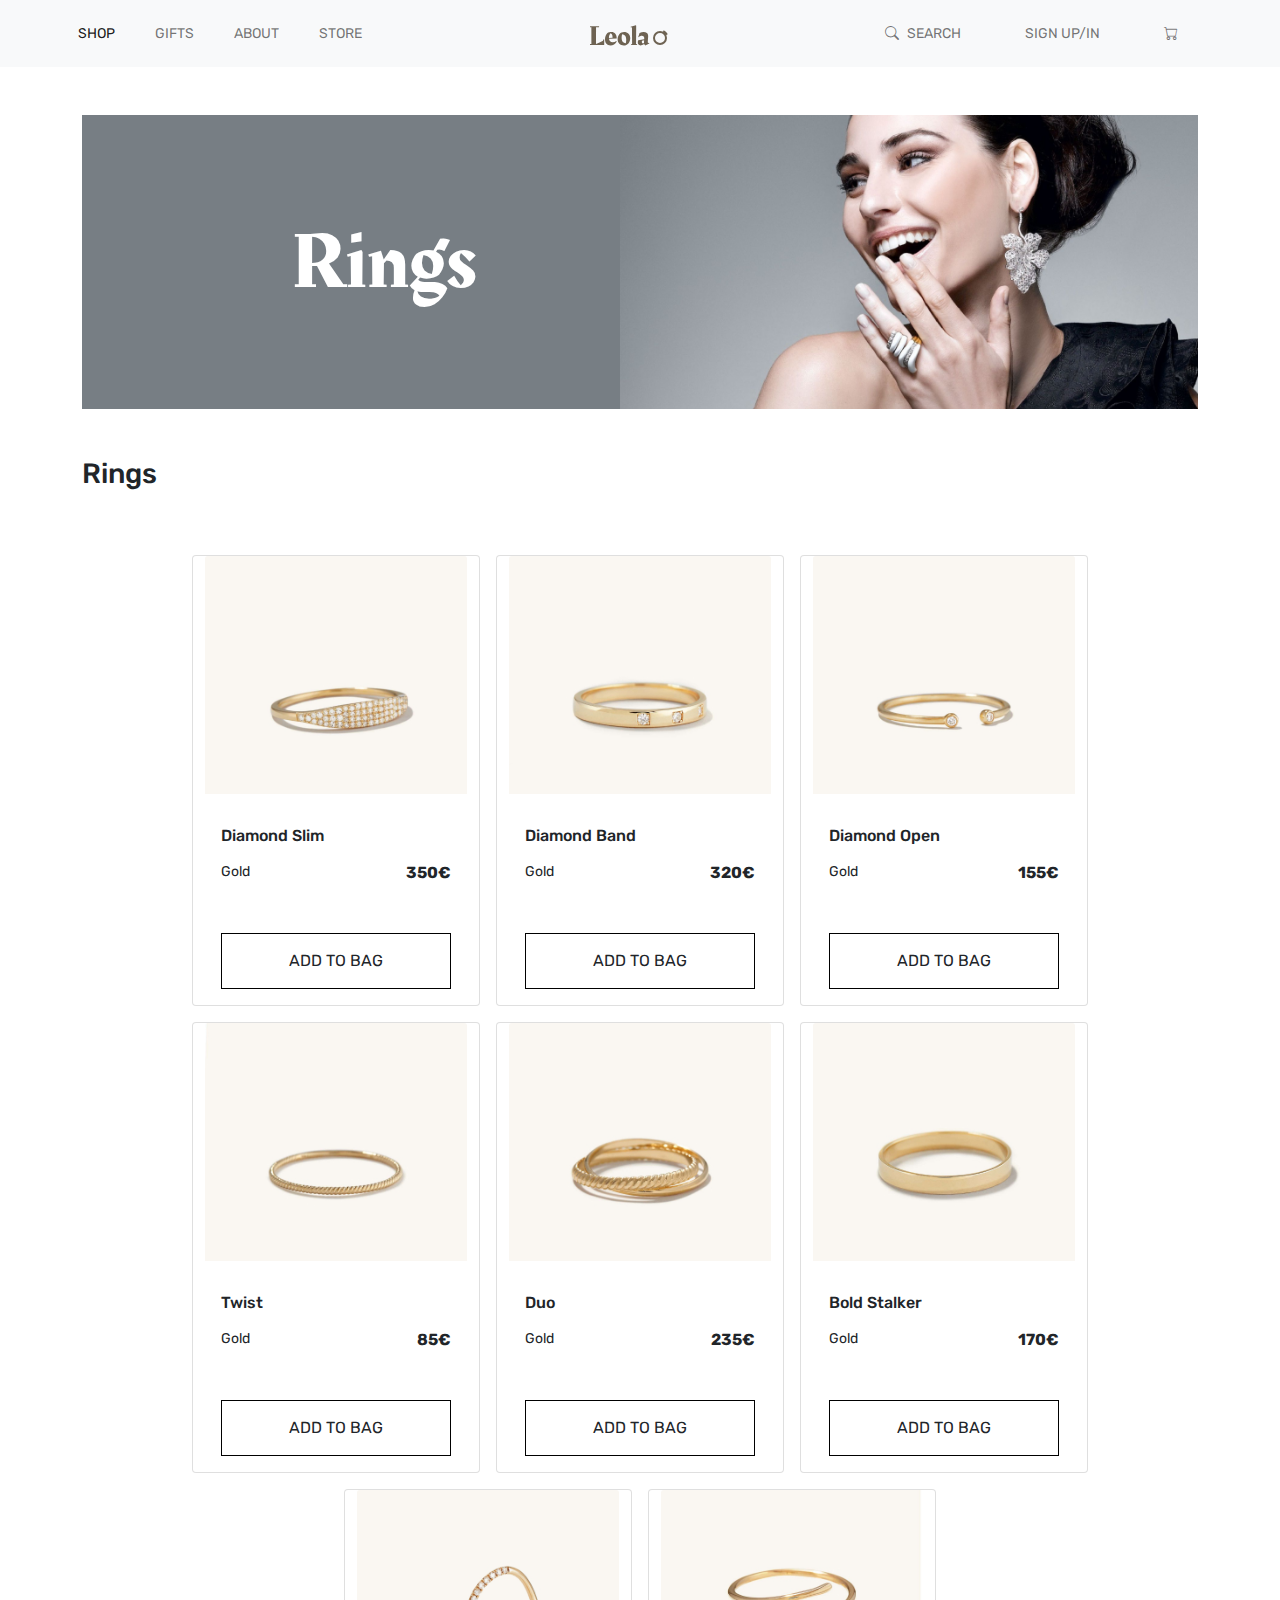
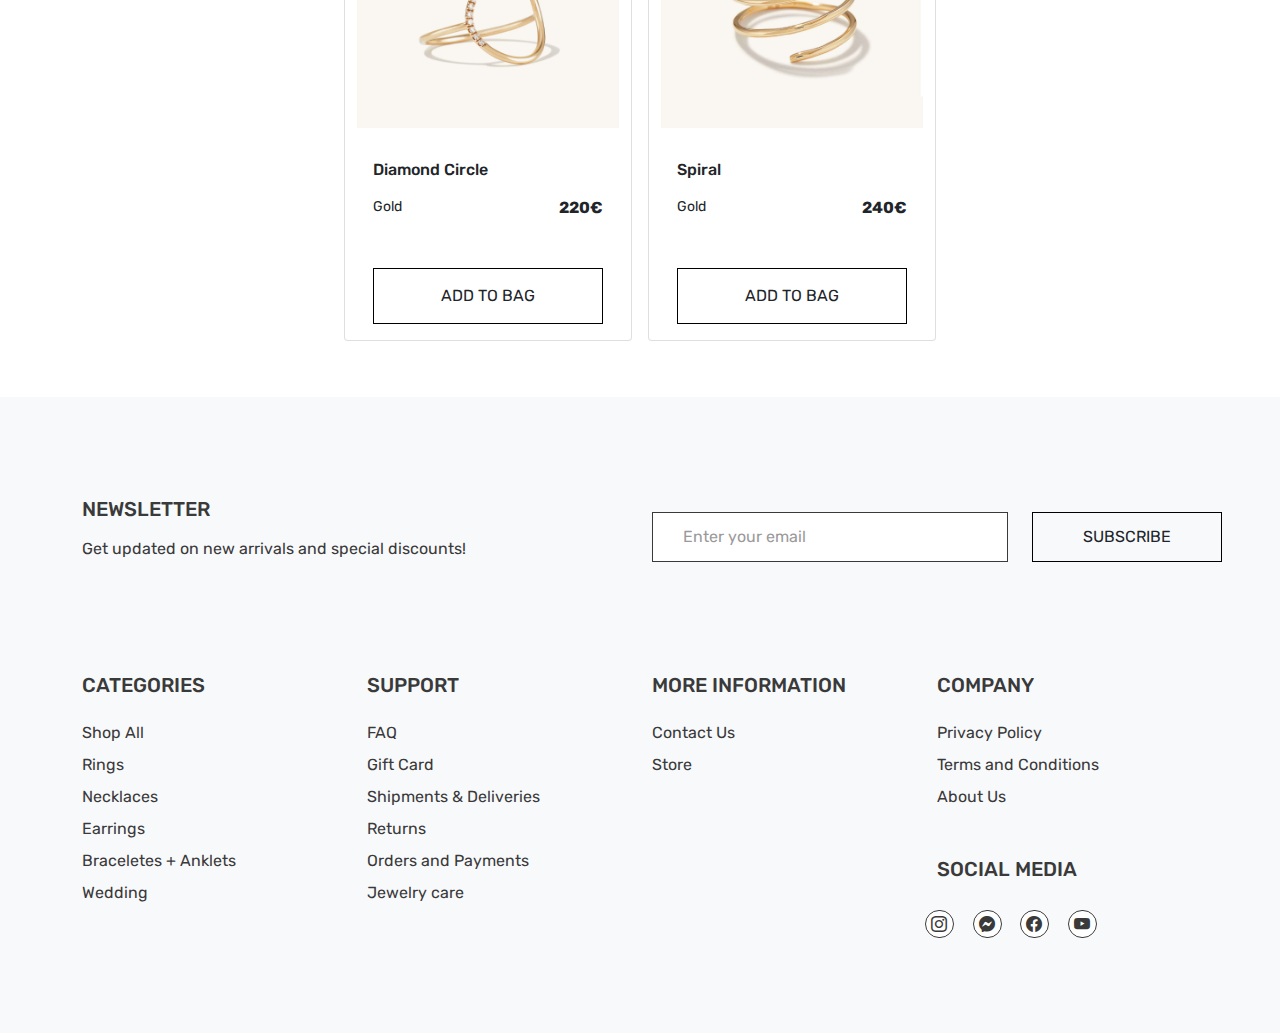
<file: rings.html>
<!DOCTYPE html>
<html lang="en">
<head>
    <meta charset="UTF-8">
    <meta http-equiv="X-UA-Compatible" content="IE=edge">
    <meta name="viewport" content="width=device-width, initial-scale=1.0">
    <title>Leola</title>
    <link rel="shortcut icon" href="img/favicon/ring1.png" type="image/x-icon">
    <link rel="stylesheet" href="css/bootstrap.min.css">
    <link rel="stylesheet" href="https://cdn.jsdelivr.net/npm/bootstrap-icons@1.8.1/font/bootstrap-icons.css">
    <link rel="preconnect" href="https://fonts.googleapis.com">
    <link rel="preconnect" href="https://fonts.gstatic.com" crossorigin>
    <link href="https://fonts.googleapis.com/css2?family=Rakkas&family=Rubik:wght@400;500;600;700;800;900&display=swap" rel="stylesheet">
    <link rel="stylesheet" href="css/style.css">
</head>
<body>
    <header>
      <nav class="navbar navbar-expand-lg navbar-light bg-light">
        <div class="container">
          <a class="navbar-brand logo-hide" href="index.html"><img src="img/logo/logo-gold.svg" alt="Logo Leola"></a>
          <button class="navbar-toggler" type="button" data-bs-toggle="collapse" data-bs-target="#navbarSupportedContent" aria-controls="navbarSupportedContent" aria-expanded="false" aria-label="Toggle navigation">
            <span class="navbar-toggler-icon"></span>
          </button>
          <div class="collapse navbar-collapse" id="navbarSupportedContent">
            <div class="row navbar-full">
              <ul class="navbar-nav col-6 col-md-4 col-lg-4 justify-content-start align-self-center p-0">
                <li class="nav-item me-4">
                  <a class="nav-link active" aria-current="page" href="shop.html">SHOP</a>
                </li>
                <li class="nav-item me-4">
                  <a class="nav-link" href="gifts.html">GIFTS</a>
                </li>
                <li class="nav-item me-4">
                  <a class="nav-link"  href="about.html">ABOUT</a>
                </li>
                <li class="nav-item">
                  <a class="nav-link" href="store.html">STORE</a>
                </li>                
              </ul>
              <ul class="navbar-nav col-4 justify-content-lg-center align-self-center p-0">
                <li class="nav-item">
                  <a class="nav-link logo2" href="index.html"><img src="img/logo/logo-gold.svg" alt="Logo Leola"></a>
                </li>
              </ul>
              <ul class="navbar-nav col-6 col-md-6 col-lg-4 justify-content-end align-self-center p-0">
                <li class="nav-item dropdown">
                  <a class="nav-link" href="#" id="navbarDropdown" role="button" data-bs-toggle="dropdown" aria-expanded="false">
                    <i class="bi bi-search"></i><span class="ms-2">SEARCH</span> 
                  </a>
                  <ul class="dropdown-menu box-donw" aria-labelledby="navbarDropdown">
                    <li><a class="dropdown-item" href="#">
                      <form class="d-flex box-form align-items-end">
                        <input class="form-control me-2 col-3" type="search" placeholder="Search" aria-label="Search">
                        <button class="btn" type="submit">Search</button>
                      </form>
                      </a>
                    </li>
                  </ul>
                </li>             
                <li class="nav-item ms-xs-2 ms-sm-0 ms-lg-5">
                  <a class="nav-link" href="#">SIGN UP/IN</a>
                </li>
                <li class="nav-item ms-xs-2 ms-sm-0 ms-lg-5">
                  <a class="nav-link" href="bag.html"><i class="bi bi-cart"></i></a>
                </li>
              </ul>
            </div>
          </div>
        </div>
      </nav>
    </header>     
      <main>
      <div class="container">
        <div class="container-fluid row bg-gold mx-0 px-0 mt-5"> 
          <div class="col-12 px-0 banner-rings">
              <h1>Rings</h1>
          </div>
        </div>
        <h3 class="py-5">Rings</h3>
        <div class="container row mb-5 mx-auto justify-content-center">
          <div class="card mx-2 my-2" style="width: 18rem;">
            <img src="img/rings/ring1.jpg" class="card-img-top" alt="Earrings">
            <div class="card-body">
              <h5 class="card-title pt-3">Diamond Slim</h5>
              <div class="d-flex justify-content-between py-2">                
              <p class="card-text">Gold</p>
              <p class="fw-bold">350€</p>
              </div>              
              <a href="#" class="btn btn-cards mt-4">ADD TO BAG</a>
            </div>
          </div>
          <div class="card mx-2 my-2" style="width: 18rem;">
            <img src="img/rings/ring2.jpg" class="card-img-top" alt="Earrings">
            <div class="card-body">
              <h5 class="card-title pt-3">Diamond Band</h5>
              <div class="d-flex justify-content-between py-2">                
              <p class="card-text">Gold</p>
              <p class="fw-bold">320€</p>
              </div>              
              <a href="#" class="btn btn-cards mt-4">ADD TO BAG</a>
            </div>
          </div>
          <div class="card mx-2 my-2" style="width: 18rem;">
            <img src="img/rings/ring3.jpg" class="card-img-top" alt="Earrings">
            <div class="card-body">
              <h5 class="card-title pt-3">Diamond Open</h5>
              <div class="d-flex justify-content-between py-2">                
              <p class="card-text">Gold</p>
              <p class="fw-bold">155€</p>
              </div>              
              <a href="#" class="btn btn-cards mt-4">ADD TO BAG</a>
            </div>
          </div>
          <div class="card mx-2 my-2" style="width: 18rem;">
            <img src="img/rings/ring4.jpg" class="card-img-top" alt="Earrings">
            <div class="card-body">
              <h5 class="card-title pt-3">Twist</h5>
              <div class="d-flex justify-content-between py-2">                
              <p class="card-text">Gold</p>
              <p class="fw-bold">85€</p>
              </div>              
              <a href="#" class="btn btn-cards mt-4">ADD TO BAG</a>
            </div>
          </div>
          <div class="card mx-2 my-2" style="width: 18rem;">
            <img src="img/rings/ring5.jpg" class="card-img-top" alt="Earrings">
            <div class="card-body">
              <h5 class="card-title pt-3">Duo</h5>
              <div class="d-flex justify-content-between py-2">                
              <p class="card-text">Gold</p>
              <p class="fw-bold">235€</p>
              </div>              
              <a href="#" class="btn btn-cards mt-4">ADD TO BAG</a>
            </div>
          </div>
          <div class="card mx-2 my-2" style="width: 18rem;">
            <img src="img/rings/ring6.jpg" class="card-img-top" alt="Earrings">
            <div class="card-body">
              <h5 class="card-title pt-3">Bold Stalker</h5>
              <div class="d-flex justify-content-between py-2">                
              <p class="card-text">Gold</p>
              <p class="fw-bold">170€</p>
              </div>              
              <a href="#" class="btn btn-cards mt-4">ADD TO BAG</a>
            </div>
          </div>
          <div class="card mx-2 my-2" style="width: 18rem;">
            <img src="img/rings/ring7.jpg" class="card-img-top" alt="Earrings">
            <div class="card-body">
              <h5 class="card-title pt-3">Diamond Circle</h5>
              <div class="d-flex justify-content-between py-2">                
              <p class="card-text">Gold</p>
              <p class="fw-bold">220€</p>
              </div>              
              <a href="#" class="btn btn-cards mt-4">ADD TO BAG</a>
            </div>
          </div>
          <div class="card mx-2 my-2" style="width: 18rem;">
            <img src="img/rings/ring8.jpg" class="card-img-top" alt="Earrings">
            <div class="card-body">
              <h5 class="card-title pt-3">Spiral</h5>
              <div class="d-flex justify-content-between py-2">                
              <p class="card-text">Gold</p>
              <p class="fw-bold">240€</p>
              </div>              
              <a href="#" class="btn btn-cards mt-4">ADD TO BAG</a>
            </div>
          </div>
        </div>
      </div>
      </main> 
      <footer class="footer-two bg-light">
        <div class="container">
          <div class="row align-items-center pb-5">
            <div class="col-12 col-sm-6 col-lg-6 text-center text-sm-start">
              <h3 class="mb-3">NEWSLETTER</h3>
              <p>Get updated on new arrivals and special discounts!</p>
           </div>
            <div class="col-12 col-sm-8 col-lg-4">
              <input type="email" name="Email" id="" class="form-control me-2" placeholder="Enter your email">
            </div>
            <div class="col-12 col-sm-4 col-lg-2">
              <button type="submit" class="btn mt-xs-2 m-sm-0">SUBSCRIBE</button>
            </div>
          </div>
          <div class="row py-5 categories">
            <div class="col-12 col-sm-6 col-lg-3 text-center text-sm-start">
              <h3 class="pb-3">CATEGORIES</h3>
              <ul>
                <li class="pb-2">
                  <a href="shop.html">Shop All</a>
                </li>
                <li class="pb-2">
                  <a href="rings.html">Rings</a>
                </li>
                <li class="pb-2">
                  <a href="necklaces.html">Necklaces</a>
                </li>
                <li class="pb-2">
                  <a href="earrings">Earrings</a>
                </li>
                <li class="pb-2">
                  <a href="braceletes.html">Braceletes + Anklets</a>
                </li>
                <li class="pb-2">
                  <a href="wedding.html">Wedding</a>
                </li>
              </ul>
            </div>
            <div class="col-12 col-sm-6 col-lg-3 text-center text-sm-start">
              <h3 class="pb-3">SUPPORT</h3>
              <ul>
                <li class="pb-2">
                  <a href="faq.html">FAQ</a>
                </li>
                <li class="pb-2">
                  <a href="gifts.html">Gift Card</a>
                </li>
                <li class="pb-2">
                  <a href="shipment.html">Shipments & Deliveries</a>
                </li>
                <li class="pb-2">
                  <a href="returns.html">Returns</a>
                </li>
                <li class="pb-2">
                  <a href="orders.html">Orders and Payments</a>
                </li>
                <li class="pb-2">
                  <a href="jewelry-care.html">Jewelry care</a>
                </li>
              </ul>
            </div>
            <div class="col-12 col-sm-6 col-lg-3 text-center text-sm-start">
              <h3 class="pb-3">MORE INFORMATION</h3>
              <ul>
                <li class="pb-2">
                  <a href="#exampleModal" data-bs-toggle="modal" data-bs-target="#exampleModal">Contact Us</a>
                  <div class="modal fade" id="exampleModal" tabindex="-1" aria-labelledby="exampleModalLabel" aria-hidden="true">
                    <div class="modal-dialog">
                      <div class="modal-content">
                        <div class="modal-header">
                          <h5 class="modal-title" id="exampleModalLabel">Concact Us</h5>
                          <button type="button" class="btn-close" data-bs-dismiss="modal" aria-label="Close"></button>
                        </div>
                        <div class="modal-body">
                          <div class="mb-3">
                            <label for="exampleFormControlInput1" class="form-label">Email</label>
                            <input type="email" class="form-control" id="exampleFormControlInput1" placeholder="name@example.com">
                          </div>
                          <div class="mb-3">
                            <label for="exampleFormControlTextarea1" class="form-label">Message</label>
                            <textarea class="form-control" id="exampleFormControlTextarea1" rows="4"></textarea>
                          </div>
                        </div>
                        <div class="modal-footer">
                          <button type="button" class="btn" data-bs-dismiss="modal">Cancel</button>
                          <button type="button" class="btn">Send</button>
                        </div>                          
                      </div>
                    </div>
                  </div> 
                </li>
                <li class="pb-2">
                  <a href="store.html">Store</a>
                </li>
              </ul>
            </div>
            <div class="col-12 col-sm-6 col-lg-3 text-center text-sm-start">
              <h3 class="pb-3">COMPANY</h3>
              <ul class="pb-2">
                <li class="pb-2">
                  <a href="privacy.html">Privacy Policy</a>
                </li>
                <li class="pb-2">
                  <a href="term-conditions.html">Terms and Conditions</a>
                </li>
                <li class="pb-4">
                  <a href="about.html">About Us</a>
                </li>
              </ul>
              <h3 class="pb-4">SOCIAL MEDIA</h3>
              <div class="row justify-content-center justify-content-sm-start">
                <div class="col-1 col-sm-2 col-lg-2 px-0 pb-5">
                  <a href="https://www.instagram.com/" target="_blank"><i class="bi bi-instagram"></i></a>
                </div>
                <div class="col-1 col-sm-2 col-lg-2 px-0">
                  <a href="https://www.messenger.com/" target="_blank"><i class="bi bi-messenger"></i></a>
                </div>
                <div class="col-1 col-sm-2 col-lg-2 px-0">
                  <a href="https://www.facebook.com/" target="_blank"><i class="bi bi-facebook"></i></a>
                </div>
                <div class="col-1 col-sm-2 col-lg-2 px-0">
                  <a href="https://www.youtube.com/" target="_blank"><i class="bi bi-youtube "></i></a>
                </div>
              </div>            
            </div>
          </div>
        </div>
      </footer>
    
    <script src="js/bootstrap.bundle.min.js"></script>
</body>
</html>
</file>
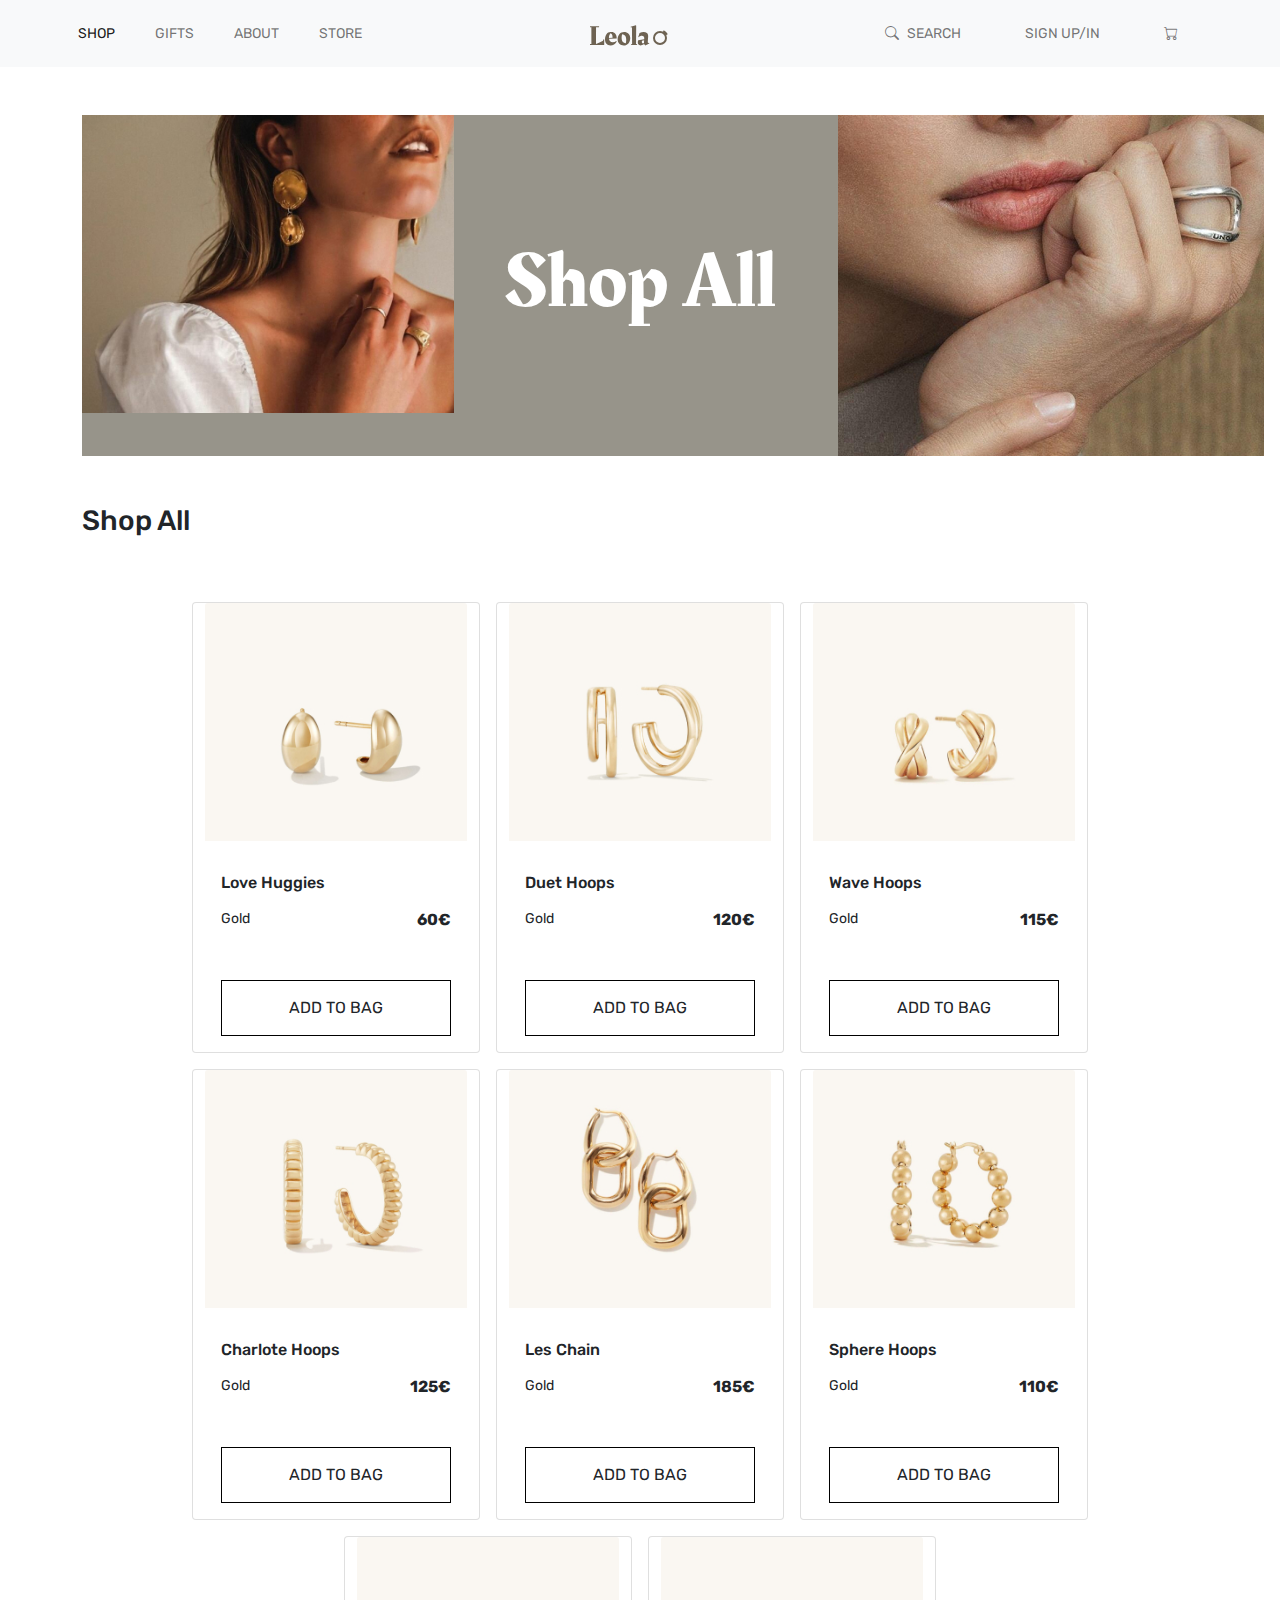
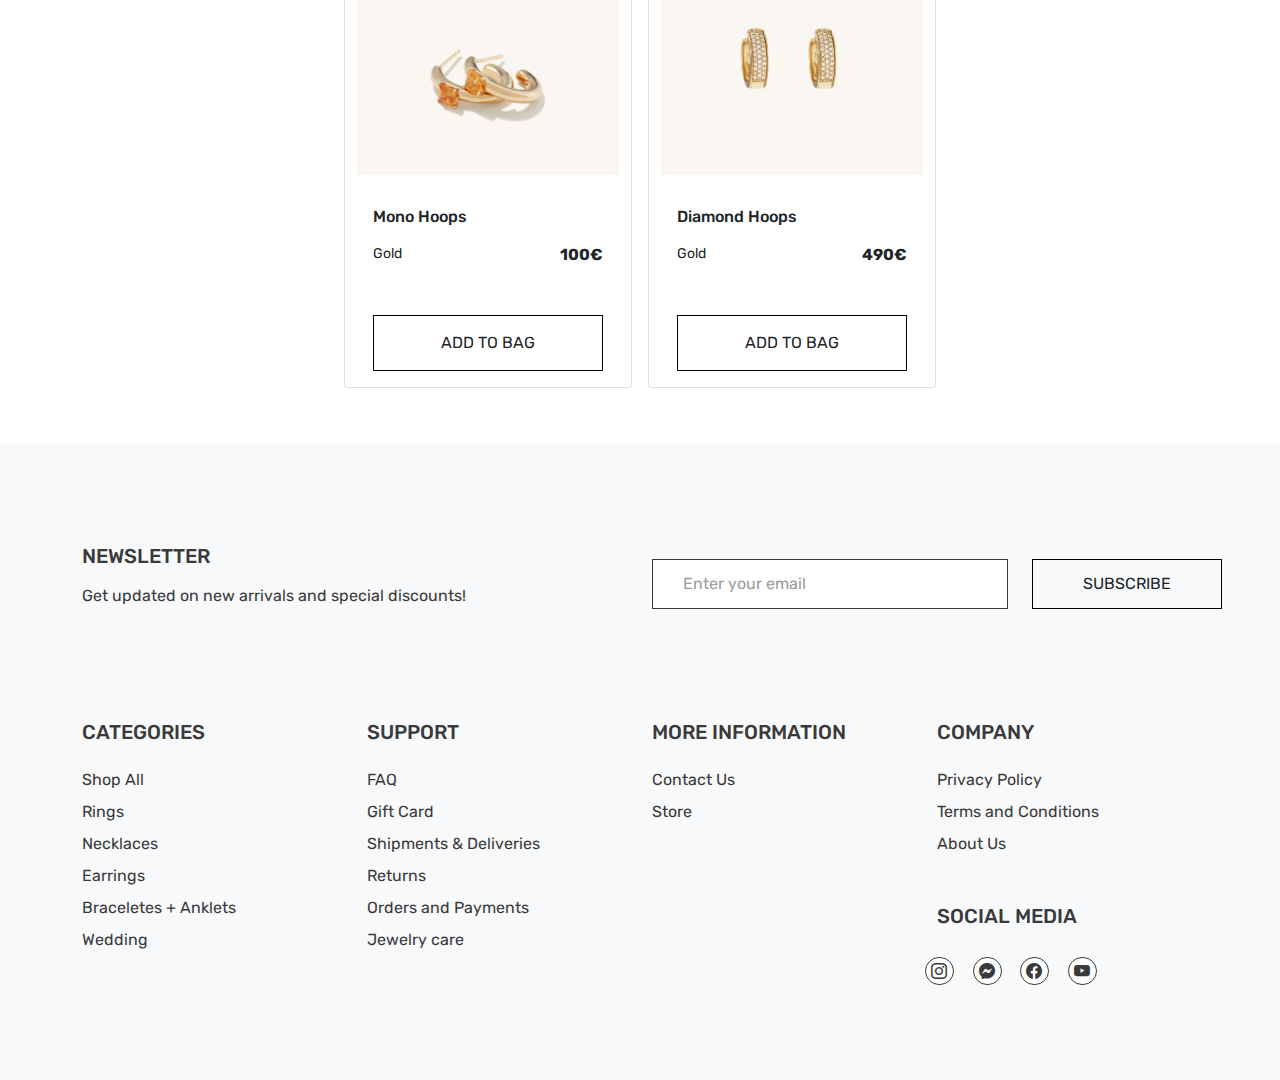
<file: shop.html>
<!DOCTYPE html>
<html lang="en">
<head>
    <meta charset="UTF-8">
    <meta http-equiv="X-UA-Compatible" content="IE=edge">
    <meta name="viewport" content="width=device-width, initial-scale=1.0">
    <title>Leola</title>
    <link rel="shortcut icon" href="img/favicon/ring1.png" type="image/x-icon">
    <link rel="stylesheet" href="css/bootstrap.min.css">
    <link rel="stylesheet" href="https://cdn.jsdelivr.net/npm/bootstrap-icons@1.8.1/font/bootstrap-icons.css">
    <link rel="preconnect" href="https://fonts.googleapis.com">
    <link rel="preconnect" href="https://fonts.gstatic.com" crossorigin>
    <link href="https://fonts.googleapis.com/css2?family=Rakkas&family=Rubik:wght@400;500;600;700;800;900&display=swap" rel="stylesheet">
    <link rel="stylesheet" href="css/style.css">
</head>
<body>
    <header>
      <nav class="navbar navbar-expand-lg navbar-light bg-light">
        <div class="container">
          <a class="navbar-brand logo-hide" href="index.html"><img src="img/logo/logo-gold.svg" alt="Logo Leola"></a>
          <button class="navbar-toggler" type="button" data-bs-toggle="collapse" data-bs-target="#navbarSupportedContent" aria-controls="navbarSupportedContent" aria-expanded="false" aria-label="Toggle navigation">
            <span class="navbar-toggler-icon"></span>
          </button>
          <div class="collapse navbar-collapse" id="navbarSupportedContent">
            <div class="row navbar-full">
              <ul class="navbar-nav col-6 col-md-4 col-lg-4 justify-content-start align-self-center p-0">
                <li class="nav-item me-4">
                  <a class="nav-link active" aria-current="page" href="shop.html">SHOP</a>
                </li>
                <li class="nav-item me-4">
                  <a class="nav-link" href="gifts.html">GIFTS</a>
                </li>
                <li class="nav-item me-4">
                  <a class="nav-link"  href="about.html">ABOUT</a>
                </li>
                <li class="nav-item">
                  <a class="nav-link" href="store.html">STORE</a>
                </li>                
              </ul>
              <ul class="navbar-nav col-4 justify-content-lg-center align-self-center p-0">
                <li class="nav-item">
                  <a class="nav-link logo2" href="index.html"><img src="img/logo/logo-gold.svg" alt="Logo Leola"></a>
                </li>
              </ul>
              <ul class="navbar-nav col-6 col-md-6 col-lg-4 justify-content-end align-self-center p-0">
                <li class="nav-item dropdown">
                  <a class="nav-link" href="#" id="navbarDropdown" role="button" data-bs-toggle="dropdown" aria-expanded="false">
                    <i class="bi bi-search"></i><span class="ms-2">SEARCH</span> 
                  </a>
                  <ul class="dropdown-menu box-donw" aria-labelledby="navbarDropdown">
                    <li><a class="dropdown-item" href="#">
                      <form class="d-flex box-form align-items-end">
                        <input class="form-control me-2 col-3" type="search" placeholder="Search" aria-label="Search">
                        <button class="btn" type="submit">Search</button>
                      </form>
                      </a>
                    </li>
                  </ul>
                </li>             
                <li class="nav-item ms-xs-2 ms-sm-0 ms-lg-5">
                  <a class="nav-link" href="#">SIGN UP/IN</a>
                </li>
                <li class="nav-item ms-xs-2 ms-sm-0 ms-lg-5">
                  <a class="nav-link" href="bag.html"><i class="bi bi-cart"></i></a>
                </li>
              </ul>
            </div>
          </div>
        </div>
      </nav>
    </header>     
      <main>
      <div class="container">
        <div class="container-fluid row bg-gold mx-0 px-0 mt-5">
          <div class="col-12 col-sm-12 col-md-6 col-lg-4 px-0"><img src="img/banner/shop1.jpg" class="img-fluid" alt="Earrings"></div>
          <div class="col-12 col-sm-12 col-md-6 col-lg-4 align-self-center header-shop"><h1>Shop All</h1></div>
          <div class="col-12 col-sm-6 col-lg-4 hide-img"><img src="img/banner/shop2.jpg" alt="Rings"></div>
        </div>
        <h3 class="py-5">Shop All</h3>
        <div class="container row mb-5 mx-auto justify-content-center">
          <div class="card mx-2 my-2" style="width: 18rem;">
            <img src="img/cards-shop-all/one.jpg" class="card-img-top" alt="Earrings">
            <div class="card-body">
              <h5 class="card-title pt-3">Love Huggies</h5>
              <div class="d-flex justify-content-between py-2">                
              <p class="card-text">Gold</p>
              <p class="fw-bold">60€</p>
              </div>              
              <a href="#" class="btn btn-cards mt-4">ADD TO BAG</a>
            </div>
          </div>
          <div class="card mx-2 my-2" style="width: 18rem;">
            <img src="img/cards-shop-all/two.jpg" class="card-img-top" alt="Earrings">
            <div class="card-body">
              <h5 class="card-title pt-3">Duet Hoops</h5>
              <div class="d-flex justify-content-between py-2">                
              <p class="card-text">Gold</p>
              <p class="fw-bold">120€</p>
              </div>              
              <a href="#" class="btn btn-cards mt-4">ADD TO BAG</a>
            </div>
          </div>
          <div class="card mx-2 my-2" style="width: 18rem;">
            <img src="img/cards-shop-all/three.jpg" class="card-img-top" alt="Earrings">
            <div class="card-body">
              <h5 class="card-title pt-3">Wave Hoops</h5>
              <div class="d-flex justify-content-between py-2">                
              <p class="card-text">Gold</p>
              <p class="fw-bold">115€</p>
              </div>              
              <a href="#" class="btn btn-cards mt-4">ADD TO BAG</a>
            </div>
          </div>
          <div class="card mx-2 my-2" style="width: 18rem;">
            <img src="img/cards-shop-all/four.jpg" class="card-img-top" alt="Earrings">
            <div class="card-body">
              <h5 class="card-title pt-3">Charlote Hoops</h5>
              <div class="d-flex justify-content-between py-2">                
              <p class="card-text">Gold</p>
              <p class="fw-bold">125€</p>
              </div>              
              <a href="#" class="btn btn-cards mt-4">ADD TO BAG</a>
            </div>
          </div>
          <div class="card mx-2 my-2" style="width: 18rem;">
            <img src="img/cards-shop-all/five.jpg" class="card-img-top" alt="Earrings">
            <div class="card-body">
              <h5 class="card-title pt-3">Les Chain</h5>
              <div class="d-flex justify-content-between py-2">                
              <p class="card-text">Gold</p>
              <p class="fw-bold">185€</p>
              </div>              
              <a href="#" class="btn btn-cards mt-4">ADD TO BAG</a>
            </div>
          </div>
          <div class="card mx-2 my-2" style="width: 18rem;">
            <img src="img/cards-shop-all/six.jpg" class="card-img-top" alt="Earrings">
            <div class="card-body">
              <h5 class="card-title pt-3">Sphere Hoops</h5>
              <div class="d-flex justify-content-between py-2">                
              <p class="card-text">Gold</p>
              <p class="fw-bold">110€</p>
              </div>              
              <a href="#" class="btn btn-cards mt-4">ADD TO BAG</a>
            </div>
          </div>
          <div class="card mx-2 my-2" style="width: 18rem;">
            <img src="img/cards-shop-all/seven.jpg" class="card-img-top" alt="Earrings">
            <div class="card-body">
              <h5 class="card-title pt-3">Mono Hoops</h5>
              <div class="d-flex justify-content-between py-2">                
              <p class="card-text">Gold</p>
              <p class="fw-bold">100€</p>
              </div>              
              <a href="#" class="btn btn-cards mt-4">ADD TO BAG</a>
            </div>
          </div>
          <div class="card mx-2 my-2" style="width: 18rem;">
            <img src="img/cards-shop-all/eight.jpg" class="card-img-top" alt="Earrings">
            <div class="card-body">
              <h5 class="card-title pt-3">Diamond Hoops</h5>
              <div class="d-flex justify-content-between py-2">                
              <p class="card-text">Gold</p>
              <p class="fw-bold">490€</p>
              </div>              
              <a href="#" class="btn btn-cards mt-4">ADD TO BAG</a>
            </div>
          </div>
        </div>
      </div>
      </main> 
      <footer class="footer-two bg-light">
        <div class="container">
          <div class="row align-items-center pb-5">
            <div class="col-12 col-sm-6 col-lg-6 text-center text-sm-start">
              <h3 class="mb-3">NEWSLETTER</h3>
              <p>Get updated on new arrivals and special discounts!</p>
           </div>
            <div class="col-12 col-sm-8 col-lg-4">
              <input type="email" name="Email" id="" class="form-control me-2" placeholder="Enter your email">
            </div>
            <div class="col-12 col-sm-4 col-lg-2">
              <button type="submit" class="btn mt-xs-2 m-sm-0">SUBSCRIBE</button>
            </div>
          </div>
          <div class="row py-5 categories">
            <div class="col-12 col-sm-6 col-lg-3 text-center text-sm-start">
              <h3 class="pb-3">CATEGORIES</h3>
              <ul>
                <li class="pb-2">
                  <a href="shop.html">Shop All</a>
                </li>
                <li class="pb-2">
                  <a href="rings.html">Rings</a>
                </li>
                <li class="pb-2">
                  <a href="necklaces.html">Necklaces</a>
                </li>
                <li class="pb-2">
                  <a href="earrings">Earrings</a>
                </li>
                <li class="pb-2">
                  <a href="braceletes.html">Braceletes + Anklets</a>
                </li>
                <li class="pb-2">
                  <a href="wedding.html">Wedding</a>
                </li>
              </ul>
            </div>
            <div class="col-12 col-sm-6 col-lg-3 text-center text-sm-start">
              <h3 class="pb-3">SUPPORT</h3>
              <ul>
                <li class="pb-2">
                  <a href="faq.html">FAQ</a>
                </li>
                <li class="pb-2">
                  <a href="gifts.html">Gift Card</a>
                </li>
                <li class="pb-2">
                  <a href="shipment.html">Shipments & Deliveries</a>
                </li>
                <li class="pb-2">
                  <a href="returns.html">Returns</a>
                </li>
                <li class="pb-2">
                  <a href="orders.html">Orders and Payments</a>
                </li>
                <li class="pb-2">
                  <a href="jewelry-care.html">Jewelry care</a>
                </li>
              </ul>
            </div>
            <div class="col-12 col-sm-6 col-lg-3 text-center text-sm-start">
              <h3 class="pb-3">MORE INFORMATION</h3>
              <ul>
                <li class="pb-2">
                  <a href="#exampleModal" data-bs-toggle="modal" data-bs-target="#exampleModal">Contact Us</a>
                  <div class="modal fade" id="exampleModal" tabindex="-1" aria-labelledby="exampleModalLabel" aria-hidden="true">
                    <div class="modal-dialog">
                      <div class="modal-content">
                        <div class="modal-header">
                          <h5 class="modal-title" id="exampleModalLabel">Concact Us</h5>
                          <button type="button" class="btn-close" data-bs-dismiss="modal" aria-label="Close"></button>
                        </div>
                        <div class="modal-body">
                          <div class="mb-3">
                            <label for="exampleFormControlInput1" class="form-label">Email</label>
                            <input type="email" class="form-control" id="exampleFormControlInput1" placeholder="name@example.com">
                          </div>
                          <div class="mb-3">
                            <label for="exampleFormControlTextarea1" class="form-label">Message</label>
                            <textarea class="form-control" id="exampleFormControlTextarea1" rows="4"></textarea>
                          </div>
                        </div>
                        <div class="modal-footer">
                          <button type="button" class="btn" data-bs-dismiss="modal">Cancel</button>
                          <button type="button" class="btn">Send</button>
                        </div>                          
                      </div>
                    </div>
                  </div> 
                </li>
                <li class="pb-2">
                  <a href="store.html">Store</a>
                </li>
              </ul>
            </div>
            <div class="col-12 col-sm-6 col-lg-3 text-center text-sm-start">
              <h3 class="pb-3">COMPANY</h3>
              <ul class="pb-2">
                <li class="pb-2">
                  <a href="privacy.html">Privacy Policy</a>
                </li>
                <li class="pb-2">
                  <a href="term-conditions.html">Terms and Conditions</a>
                </li>
                <li class="pb-4">
                  <a href="about.html">About Us</a>
                </li>
              </ul>
              <h3 class="pb-4">SOCIAL MEDIA</h3>
              <div class="row justify-content-center justify-content-sm-start">
                <div class="col-1 col-sm-2 col-lg-2 px-0 pb-5">
                  <a href="https://www.instagram.com/" target="_blank"><i class="bi bi-instagram"></i></a>
                </div>
                <div class="col-1 col-sm-2 col-lg-2 px-0">
                  <a href="https://www.messenger.com/" target="_blank"><i class="bi bi-messenger"></i></a>
                </div>
                <div class="col-1 col-sm-2 col-lg-2 px-0">
                  <a href="https://www.facebook.com/" target="_blank"><i class="bi bi-facebook"></i></a>
                </div>
                <div class="col-1 col-sm-2 col-lg-2 px-0">
                  <a href="https://www.youtube.com/" target="_blank"><i class="bi bi-youtube "></i></a>
                </div>
              </div>            
            </div>
          </div>
        </div>
      </footer>
    
    <script src="js/bootstrap.bundle.min.js"></script>
</body>
</html>
</file>
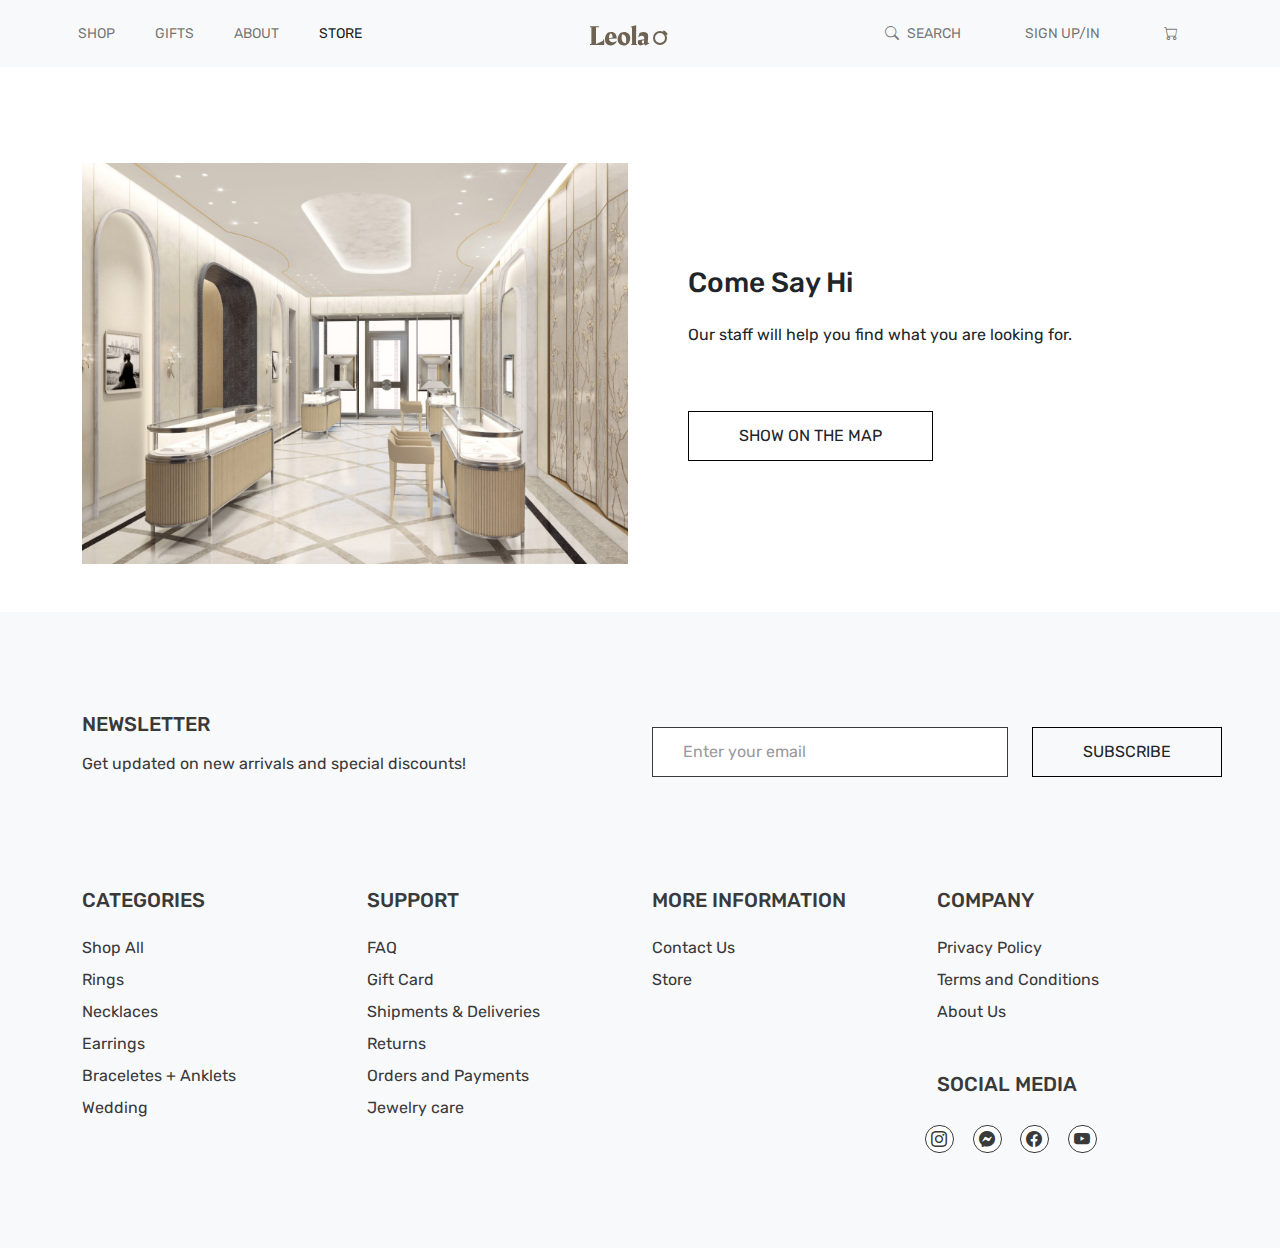
<file: store.html>
<!DOCTYPE html>
<html lang="en">
<head>
    <meta charset="UTF-8">
    <meta http-equiv="X-UA-Compatible" content="IE=edge">
    <meta name="viewport" content="width=device-width, initial-scale=1.0">
    <title>Leola</title>
    <link rel="shortcut icon" href="img/favicon/ring1.png" type="image/x-icon">
    <link rel="stylesheet" href="css/bootstrap.min.css">
    <link rel="stylesheet" href="https://cdn.jsdelivr.net/npm/bootstrap-icons@1.8.1/font/bootstrap-icons.css">
    <link rel="preconnect" href="https://fonts.googleapis.com">
    <link rel="preconnect" href="https://fonts.gstatic.com" crossorigin>
    <link href="https://fonts.googleapis.com/css2?family=Rakkas&family=Rubik:wght@400;500;600;700;800;900&display=swap" rel="stylesheet">
    <link rel="stylesheet" href="css/style.css">
</head>
<body>
    <header>
      <nav class="navbar navbar-expand-lg navbar-light bg-light">
        <div class="container">
          <a class="navbar-brand logo-hide" href="index.html"><img src="img/logo/logo-gold.svg" alt="Logo Leola"></a>
          <button class="navbar-toggler" type="button" data-bs-toggle="collapse" data-bs-target="#navbarSupportedContent" aria-controls="navbarSupportedContent" aria-expanded="false" aria-label="Toggle navigation">
            <span class="navbar-toggler-icon"></span>
          </button>
          <div class="collapse navbar-collapse" id="navbarSupportedContent">
            <div class="row navbar-full">
              <ul class="navbar-nav col-6 col-md-4 col-lg-4 justify-content-start align-self-center p-0">
                <li class="nav-item me-4">
                  <a class="nav-link" href="shop.html">SHOP</a>
                </li>
                <li class="nav-item me-4">
                  <a class="nav-link" href="gifts.html">GIFTS</a>
                </li>
                <li class="nav-item me-4">
                  <a class="nav-link"  href="about.html">ABOUT</a>
                </li>
                <li class="nav-item">
                  <a class="nav-link active" aria-current="page" href="store.html">STORE</a>
                </li>                
              </ul>
              <ul class="navbar-nav col-4 justify-content-lg-center align-self-center p-0">
                <li class="nav-item">
                  <a class="nav-link logo2" href="index.html"><img src="img/logo/logo-gold.svg" alt="Logo Leola"></a>
                </li>
              </ul>
              <ul class="navbar-nav col-6 col-md-6 col-lg-4 justify-content-end align-self-center p-0">
                <li class="nav-item dropdown">
                  <a class="nav-link" href="#" id="navbarDropdown" role="button" data-bs-toggle="dropdown" aria-expanded="false">
                    <i class="bi bi-search"></i><span class="ms-2">SEARCH</span> 
                  </a>
                  <ul class="dropdown-menu box-donw" aria-labelledby="navbarDropdown">
                    <li><a class="dropdown-item" href="#">
                      <form class="d-flex box-form align-items-end">
                        <input class="form-control me-2 col-3" type="search" placeholder="Search" aria-label="Search">
                        <button class="btn" type="submit">Search</button>
                      </form>
                      </a>
                    </li>
                  </ul>
                </li>             
                <li class="nav-item ms-xs-2 ms-sm-0 ms-lg-5">
                  <a class="nav-link" href="#">SIGN UP/IN</a>
                </li>
                <li class="nav-item ms-xs-2 ms-sm-0 ms-lg-5">
                  <a class="nav-link" href="bag.html"><i class="bi bi-cart"></i></a>
                </li>
              </ul>
            </div>
          </div>
        </div>
      </nav>
    </header>   
    <main>
      <div class="container">
        <div class="row my-5">
          <div class="col-12 col-sm-6 mt-5">
            <img src="img/about/loja.jpg" class="img-fluid" alt="Loja">
          </div>
          <div class="col-12 col-sm-6 mt-5 ps-5 align-self-center">
            <h3 class="pb-3">Come Say Hi</h3>
            <p>Our staff will help you find what you are looking for.</p>
            <button type="button" class="btn btn1-cart mt-5" data-bs-toggle="modal" data-bs-target="#exampleModal">
              SHOW ON THE MAP
            </button>
            <div class="modal fade" id="exampleModal" tabindex="-1" aria-labelledby="exampleModalLabel" aria-hidden="true">
              <div class="modal-dialog">
                <div class="modal-content">
                  <div class="modal-header">
                    <h5 class="modal-title" id="exampleModalLabel">Store Leola, Lisbon, Portugal</h5>
                    <button type="button" class="btn-close" data-bs-dismiss="modal" aria-label="Close"></button>
                  </div>
                  <div class="modal-body">                    
                    <iframe src="https://www.google.com/maps/embed?pb=!1m18!1m12!1m3!1d99579.84810346068!2d-9.230414974329713!3d38.74373949311254!2m3!1f0!2f0!3f0!3m2!1i1024!2i768!4f13.1!3m3!1m2!1s0xd19331a61e4f33b%3A0x400ebbde49036d0!2sLisbon%2C%20Portugal!5e0!3m2!1sen!2sst!4v1648847857091!5m2!1sen!2sst" width="466" height="450" style="border:0;" allowfullscreen="" loading="lazy" referrerpolicy="no-referrer-when-downgrade"></iframe>
                  </div>
                </div>
              </div>
            </div> 
          </div>
        </div>
      </div>
    </main>
    <footer class="footer-two bg-light">
      <div class="container">
        <div class="row align-items-center pb-5">
          <div class="col-12 col-sm-6 col-lg-6 text-center text-sm-start">
            <h3 class="mb-3">NEWSLETTER</h3>
            <p>Get updated on new arrivals and special discounts!</p>
         </div>
          <div class="col-12 col-sm-8 col-lg-4">
            <input type="email" name="Email" id="" class="form-control me-2" placeholder="Enter your email">
          </div>
          <div class="col-12 col-sm-4 col-lg-2">
            <button type="submit" class="btn mt-xs-2 m-sm-0">SUBSCRIBE</button>
          </div>
        </div>
        <div class="row py-5 categories">
          <div class="col-12 col-sm-6 col-lg-3 text-center text-sm-start">
            <h3 class="pb-3">CATEGORIES</h3>
            <ul>
              <li class="pb-2">
                <a href="shop.html">Shop All</a>
              </li>
              <li class="pb-2">
                <a href="rings.html">Rings</a>
              </li>
              <li class="pb-2">
                <a href="necklaces.html">Necklaces</a>
              </li>
              <li class="pb-2">
                <a href="earrings">Earrings</a>
              </li>
              <li class="pb-2">
                <a href="braceletes.html">Braceletes + Anklets</a>
              </li>
              <li class="pb-2">
                <a href="wedding.html">Wedding</a>
              </li>
            </ul>
          </div>
          <div class="col-12 col-sm-6 col-lg-3 text-center text-sm-start">
            <h3 class="pb-3">SUPPORT</h3>
            <ul>
              <li class="pb-2">
                <a href="faq.html">FAQ</a>
              </li>
              <li class="pb-2">
                <a href="gifts.html">Gift Card</a>
              </li>
              <li class="pb-2">
                <a href="shipment.html">Shipments & Deliveries</a>
              </li>
              <li class="pb-2">
                <a href="returns.html">Returns</a>
              </li>
              <li class="pb-2">
                <a href="orders.html">Orders and Payments</a>
              </li>
              <li class="pb-2">
                <a href="jewelry-care.html">Jewelry care</a>
              </li>
            </ul>
          </div>
          <div class="col-12 col-sm-6 col-lg-3 text-center text-sm-start">
            <h3 class="pb-3">MORE INFORMATION</h3>
            <ul>
              <li class="pb-2">
                <a href="#exampleModal1" data-bs-toggle="modal" data-bs-target="#exampleModal1">Contact Us</a>
                <div class="modal fade" id="exampleModal1" tabindex="-1" aria-labelledby="exampleModalLabel" aria-hidden="true">
                  <div class="modal-dialog">
                    <div class="modal-content">
                      <div class="modal-header">
                        <h5 class="modal-title" id="exampleModalLabel">Concact Us</h5>
                        <button type="button" class="btn-close" data-bs-dismiss="modal" aria-label="Close"></button>
                      </div>
                      <div class="modal-body">
                        <div class="mb-3">
                          <label for="exampleFormControlInput1" class="form-label">Email</label>
                          <input type="email" class="form-control" id="exampleFormControlInput1" placeholder="name@example.com">
                        </div>
                        <div class="mb-3">
                          <label for="exampleFormControlTextarea1" class="form-label">Message</label>
                          <textarea class="form-control" id="exampleFormControlTextarea1" rows="4"></textarea>
                        </div>
                      </div>
                      <div class="modal-footer">
                        <button type="button" class="btn" data-bs-dismiss="modal">Cancel</button>
                        <button type="button" class="btn">Send</button>
                      </div>                          
                    </div>
                  </div>
                </div> 
              </li>
              <li class="pb-2">
                <a href="store.html">Store</a>
              </li>
            </ul>
          </div>
          <div class="col-12 col-sm-6 col-lg-3 text-center text-sm-start">
            <h3 class="pb-3">COMPANY</h3>
            <ul class="pb-2">
              <li class="pb-2">
                <a href="privacy.html">Privacy Policy</a>
              </li>
              <li class="pb-2">
                <a href="term-conditions.html">Terms and Conditions</a>
              </li>
              <li class="pb-4">
                <a href="about.html">About Us</a>
              </li>
            </ul>
            <h3 class="pb-4">SOCIAL MEDIA</h3>
            <div class="row justify-content-center justify-content-sm-start">
              <div class="col-1 col-sm-2 col-lg-2 px-0 pb-5">
                <a href="https://www.instagram.com/" target="_blank"><i class="bi bi-instagram"></i></a>
              </div>
              <div class="col-1 col-sm-2 col-lg-2 px-0">
                <a href="https://www.messenger.com/" target="_blank"><i class="bi bi-messenger"></i></a>
              </div>
              <div class="col-1 col-sm-2 col-lg-2 px-0">
                <a href="https://www.facebook.com/" target="_blank"><i class="bi bi-facebook"></i></a>
              </div>
              <div class="col-1 col-sm-2 col-lg-2 px-0">
                <a href="https://www.youtube.com/" target="_blank"><i class="bi bi-youtube "></i></a>
              </div>
            </div>            
          </div>
        </div>
      </div>
    </footer>
    
    <script src="js/bootstrap.bundle.min.js"></script>
</body>
</html>
</file>
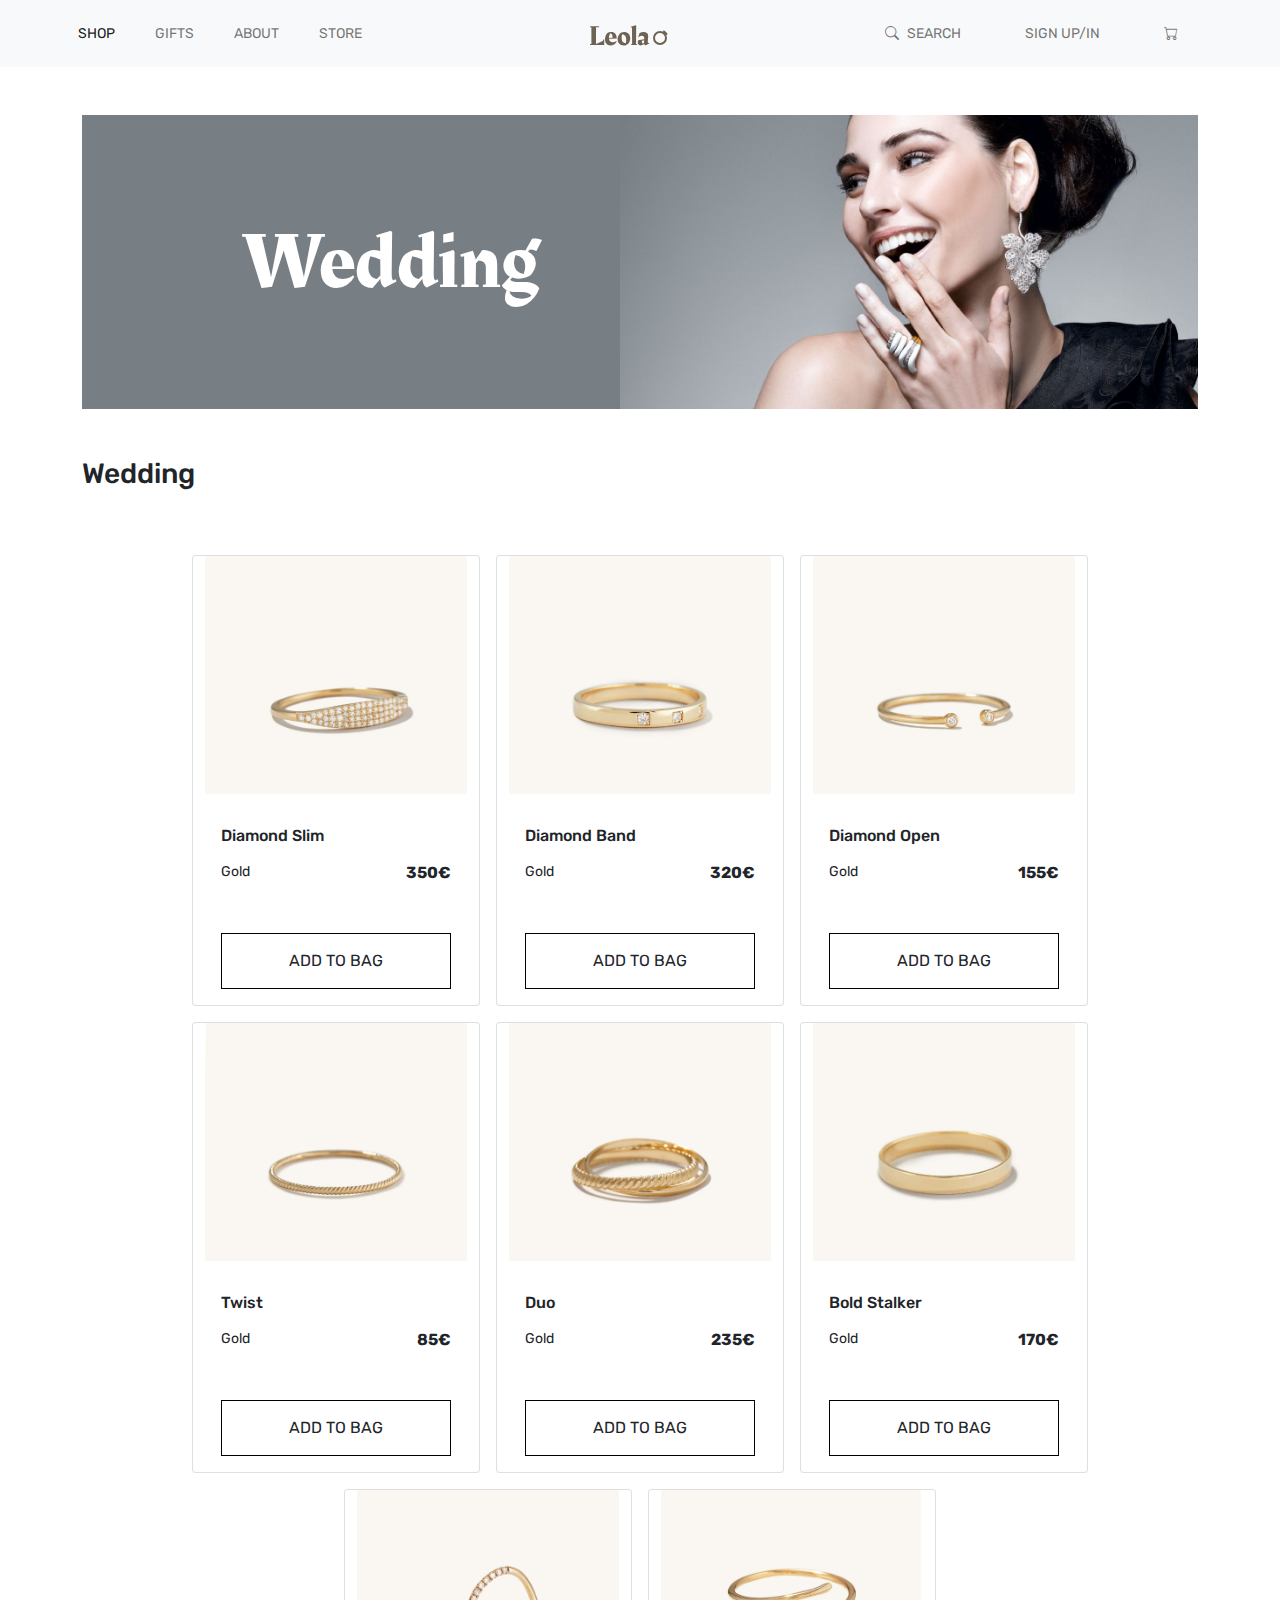
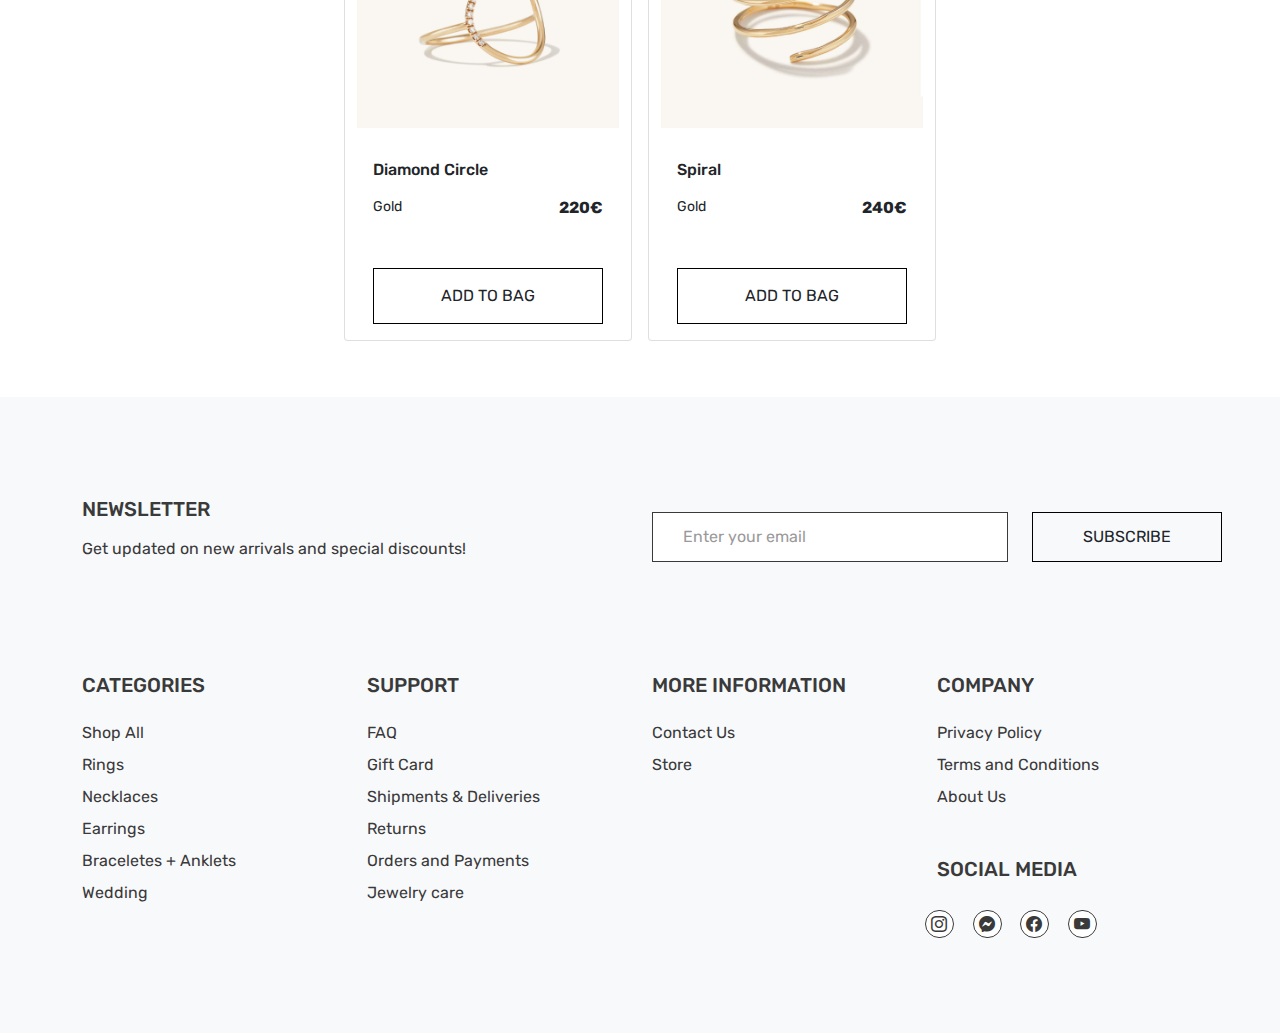
<file: wedding.html>
<!DOCTYPE html>
<html lang="en">
<head>
    <meta charset="UTF-8">
    <meta http-equiv="X-UA-Compatible" content="IE=edge">
    <meta name="viewport" content="width=device-width, initial-scale=1.0">
    <title>Leola</title>
    <link rel="shortcut icon" href="img/favicon/ring1.png" type="image/x-icon">
    <link rel="stylesheet" href="css/bootstrap.min.css">
    <link rel="stylesheet" href="https://cdn.jsdelivr.net/npm/bootstrap-icons@1.8.1/font/bootstrap-icons.css">
    <link rel="preconnect" href="https://fonts.googleapis.com">
    <link rel="preconnect" href="https://fonts.gstatic.com" crossorigin>
    <link href="https://fonts.googleapis.com/css2?family=Rakkas&family=Rubik:wght@400;500;600;700;800;900&display=swap" rel="stylesheet">
    <link rel="stylesheet" href="css/style.css">
</head>
<body>
    <header>
      <nav class="navbar navbar-expand-lg navbar-light bg-light">
        <div class="container">
          <a class="navbar-brand logo-hide" href="index.html"><img src="img/logo/logo-gold.svg" alt="Logo Leola"></a>
          <button class="navbar-toggler" type="button" data-bs-toggle="collapse" data-bs-target="#navbarSupportedContent" aria-controls="navbarSupportedContent" aria-expanded="false" aria-label="Toggle navigation">
            <span class="navbar-toggler-icon"></span>
          </button>
          <div class="collapse navbar-collapse" id="navbarSupportedContent">
            <div class="row navbar-full">
              <ul class="navbar-nav col-6 col-md-4 col-lg-4 justify-content-start align-self-center p-0">
                <li class="nav-item me-4">
                  <a class="nav-link active" aria-current="page" href="shop.html">SHOP</a>
                </li>
                <li class="nav-item me-4">
                  <a class="nav-link" href="gifts.html">GIFTS</a>
                </li>
                <li class="nav-item me-4">
                  <a class="nav-link"  href="about.html">ABOUT</a>
                </li>
                <li class="nav-item">
                  <a class="nav-link" href="store.html">STORE</a>
                </li>                
              </ul>
              <ul class="navbar-nav col-4 justify-content-lg-center align-self-center p-0">
                <li class="nav-item">
                  <a class="nav-link logo2" href="index.html"><img src="img/logo/logo-gold.svg" alt="Logo Leola"></a>
                </li>
              </ul>
              <ul class="navbar-nav col-6 col-md-6 col-lg-4 justify-content-end align-self-center p-0">
                <li class="nav-item dropdown">
                  <a class="nav-link" href="#" id="navbarDropdown" role="button" data-bs-toggle="dropdown" aria-expanded="false">
                    <i class="bi bi-search"></i><span class="ms-2">SEARCH</span> 
                  </a>
                  <ul class="dropdown-menu box-donw" aria-labelledby="navbarDropdown">
                    <li><a class="dropdown-item" href="#">
                      <form class="d-flex box-form align-items-end">
                        <input class="form-control me-2 col-3" type="search" placeholder="Search" aria-label="Search">
                        <button class="btn" type="submit">Search</button>
                      </form>
                      </a>
                    </li>
                  </ul>
                </li>             
                <li class="nav-item ms-xs-2 ms-sm-0 ms-lg-5">
                  <a class="nav-link" href="#">SIGN UP/IN</a>
                </li>
                <li class="nav-item ms-xs-2 ms-sm-0 ms-lg-5">
                  <a class="nav-link" href="bag.html"><i class="bi bi-cart"></i></a>
                </li>
              </ul>
            </div>
          </div>
        </div>
      </nav>
    </header>     
      <main>
      <div class="container">
        <div class="container-fluid row bg-gold mx-0 px-0 mt-5"> 
          <div class="col-12 px-0 banner-wedding">
              <h1>Wedding</h1>
          </div>
        </div>
        <h3 class="py-5">Wedding</h3>
        <div class="container row mb-5 mx-auto justify-content-center">
          <div class="card mx-2 my-2" style="width: 18rem;">
            <img src="img/rings/ring1.jpg" class="card-img-top" alt="Earrings">
            <div class="card-body">
              <h5 class="card-title pt-3">Diamond Slim</h5>
              <div class="d-flex justify-content-between py-2">                
              <p class="card-text">Gold</p>
              <p class="fw-bold">350€</p>
              </div>              
              <a href="#" class="btn btn-cards mt-4">ADD TO BAG</a>
            </div>
          </div>
          <div class="card mx-2 my-2" style="width: 18rem;">
            <img src="img/rings/ring2.jpg" class="card-img-top" alt="Earrings">
            <div class="card-body">
              <h5 class="card-title pt-3">Diamond Band</h5>
              <div class="d-flex justify-content-between py-2">                
              <p class="card-text">Gold</p>
              <p class="fw-bold">320€</p>
              </div>              
              <a href="#" class="btn btn-cards mt-4">ADD TO BAG</a>
            </div>
          </div>
          <div class="card mx-2 my-2" style="width: 18rem;">
            <img src="img/rings/ring3.jpg" class="card-img-top" alt="Earrings">
            <div class="card-body">
              <h5 class="card-title pt-3">Diamond Open</h5>
              <div class="d-flex justify-content-between py-2">                
              <p class="card-text">Gold</p>
              <p class="fw-bold">155€</p>
              </div>              
              <a href="#" class="btn btn-cards mt-4">ADD TO BAG</a>
            </div>
          </div>
          <div class="card mx-2 my-2" style="width: 18rem;">
            <img src="img/rings/ring4.jpg" class="card-img-top" alt="Earrings">
            <div class="card-body">
              <h5 class="card-title pt-3">Twist</h5>
              <div class="d-flex justify-content-between py-2">                
              <p class="card-text">Gold</p>
              <p class="fw-bold">85€</p>
              </div>              
              <a href="#" class="btn btn-cards mt-4">ADD TO BAG</a>
            </div>
          </div>
          <div class="card mx-2 my-2" style="width: 18rem;">
            <img src="img/rings/ring5.jpg" class="card-img-top" alt="Earrings">
            <div class="card-body">
              <h5 class="card-title pt-3">Duo</h5>
              <div class="d-flex justify-content-between py-2">                
              <p class="card-text">Gold</p>
              <p class="fw-bold">235€</p>
              </div>              
              <a href="#" class="btn btn-cards mt-4">ADD TO BAG</a>
            </div>
          </div>
          <div class="card mx-2 my-2" style="width: 18rem;">
            <img src="img/rings/ring6.jpg" class="card-img-top" alt="Earrings">
            <div class="card-body">
              <h5 class="card-title pt-3">Bold Stalker</h5>
              <div class="d-flex justify-content-between py-2">                
              <p class="card-text">Gold</p>
              <p class="fw-bold">170€</p>
              </div>              
              <a href="#" class="btn btn-cards mt-4">ADD TO BAG</a>
            </div>
          </div>
          <div class="card mx-2 my-2" style="width: 18rem;">
            <img src="img/rings/ring7.jpg" class="card-img-top" alt="Earrings">
            <div class="card-body">
              <h5 class="card-title pt-3">Diamond Circle</h5>
              <div class="d-flex justify-content-between py-2">                
              <p class="card-text">Gold</p>
              <p class="fw-bold">220€</p>
              </div>              
              <a href="#" class="btn btn-cards mt-4">ADD TO BAG</a>
            </div>
          </div>
          <div class="card mx-2 my-2" style="width: 18rem;">
            <img src="img/rings/ring8.jpg" class="card-img-top" alt="Earrings">
            <div class="card-body">
              <h5 class="card-title pt-3">Spiral</h5>
              <div class="d-flex justify-content-between py-2">                
              <p class="card-text">Gold</p>
              <p class="fw-bold">240€</p>
              </div>              
              <a href="#" class="btn btn-cards mt-4">ADD TO BAG</a>
            </div>
          </div>
        </div>
      </div>
      </main> 
      <footer class="footer-two bg-light">
        <div class="container">
          <div class="row align-items-center pb-5">
            <div class="col-12 col-sm-6 col-lg-6 text-center text-sm-start">
              <h3 class="mb-3">NEWSLETTER</h3>
              <p>Get updated on new arrivals and special discounts!</p>
           </div>
            <div class="col-12 col-sm-8 col-lg-4">
              <input type="email" name="Email" id="" class="form-control me-2" placeholder="Enter your email">
            </div>
            <div class="col-12 col-sm-4 col-lg-2">
              <button type="submit" class="btn mt-xs-2 m-sm-0">SUBSCRIBE</button>
            </div>
          </div>
          <div class="row py-5 categories">
            <div class="col-12 col-sm-6 col-lg-3 text-center text-sm-start">
              <h3 class="pb-3">CATEGORIES</h3>
              <ul>
                <li class="pb-2">
                  <a href="shop.html">Shop All</a>
                </li>
                <li class="pb-2">
                  <a href="rings.html">Rings</a>
                </li>
                <li class="pb-2">
                  <a href="necklaces.html">Necklaces</a>
                </li>
                <li class="pb-2">
                  <a href="earrings">Earrings</a>
                </li>
                <li class="pb-2">
                  <a href="braceletes.html">Braceletes + Anklets</a>
                </li>
                <li class="pb-2">
                  <a href="wedding.html">Wedding</a>
                </li>
              </ul>
            </div>
            <div class="col-12 col-sm-6 col-lg-3 text-center text-sm-start">
              <h3 class="pb-3">SUPPORT</h3>
              <ul>
                <li class="pb-2">
                  <a href="faq.html">FAQ</a>
                </li>
                <li class="pb-2">
                  <a href="gifts.html">Gift Card</a>
                </li>
                <li class="pb-2">
                  <a href="shipment.html">Shipments & Deliveries</a>
                </li>
                <li class="pb-2">
                  <a href="returns.html">Returns</a>
                </li>
                <li class="pb-2">
                  <a href="orders.html">Orders and Payments</a>
                </li>
                <li class="pb-2">
                  <a href="jewelry-care.html">Jewelry care</a>
                </li>
              </ul>
            </div>
            <div class="col-12 col-sm-6 col-lg-3 text-center text-sm-start">
              <h3 class="pb-3">MORE INFORMATION</h3>
              <ul>
                <li class="pb-2">
                  <a href="#exampleModal" data-bs-toggle="modal" data-bs-target="#exampleModal">Contact Us</a>
                  <div class="modal fade" id="exampleModal" tabindex="-1" aria-labelledby="exampleModalLabel" aria-hidden="true">
                    <div class="modal-dialog">
                      <div class="modal-content">
                        <div class="modal-header">
                          <h5 class="modal-title" id="exampleModalLabel">Concact Us</h5>
                          <button type="button" class="btn-close" data-bs-dismiss="modal" aria-label="Close"></button>
                        </div>
                        <div class="modal-body">
                          <div class="mb-3">
                            <label for="exampleFormControlInput1" class="form-label">Email</label>
                            <input type="email" class="form-control" id="exampleFormControlInput1" placeholder="name@example.com">
                          </div>
                          <div class="mb-3">
                            <label for="exampleFormControlTextarea1" class="form-label">Message</label>
                            <textarea class="form-control" id="exampleFormControlTextarea1" rows="4"></textarea>
                          </div>
                        </div>
                        <div class="modal-footer">
                          <button type="button" class="btn" data-bs-dismiss="modal">Cancel</button>
                          <button type="button" class="btn">Send</button>
                        </div>                          
                      </div>
                    </div>
                  </div> 
                </li>
                <li class="pb-2">
                  <a href="store.html">Store</a>
                </li>
              </ul>
            </div>
            <div class="col-12 col-sm-6 col-lg-3 text-center text-sm-start">
              <h3 class="pb-3">COMPANY</h3>
              <ul class="pb-2">
                <li class="pb-2">
                  <a href="privacy.html">Privacy Policy</a>
                </li>
                <li class="pb-2">
                  <a href="term-conditions.html">Terms and Conditions</a>
                </li>
                <li class="pb-4">
                  <a href="about.html">About Us</a>
                </li>
              </ul>
              <h3 class="pb-4">SOCIAL MEDIA</h3>
              <div class="row justify-content-center justify-content-sm-start">
                <div class="col-1 col-sm-2 col-lg-2 px-0 pb-5">
                  <a href="https://www.instagram.com/" target="_blank"><i class="bi bi-instagram"></i></a>
                </div>
                <div class="col-1 col-sm-2 col-lg-2 px-0">
                  <a href="https://www.messenger.com/" target="_blank"><i class="bi bi-messenger"></i></a>
                </div>
                <div class="col-1 col-sm-2 col-lg-2 px-0">
                  <a href="https://www.facebook.com/" target="_blank"><i class="bi bi-facebook"></i></a>
                </div>
                <div class="col-1 col-sm-2 col-lg-2 px-0">
                  <a href="https://www.youtube.com/" target="_blank"><i class="bi bi-youtube "></i></a>
                </div>
              </div>            
            </div>
          </div>
        </div>
      </footer>
    
    <script src="js/bootstrap.bundle.min.js"></script>
</body>
</html>
</file>
<file: css/style.css>
:root{
    --gold:#97948A;
    --goldlight:#E5E2D8;
    --black: #000;
    --white: #fff;
    --gray: #3a3a3a;
    --gray2: #E1E1E1;
    --gray3: #9b9a9a;
    --pink: #F5A1A1;
    --graybanner: #777E84;
}
*{
    box-sizing: border-box;
}
body{
    font-family: 'Rubik', sans-serif;
    font-size: 16px;
}
.header-img{
    background-image: url('../img/banner/photo1.jpg');
    background-position: center center;
    background-attachment: fixed;
    background-size: cover;      
    height: 720px;
    opacity: 2.5;
}
.logo-hide{
    display: none;
}
.navbar-full{
    width: 100%;
}
.nav-link{
    font-size: 14px;
    padding-left: 0;
    padding-right: 0;
}
.navbar-color a{
    color: var(--white);
}
.navbar-color a:hover{
    color: var(--gray)
}
.navbar-color a:active{
    color: var(--gray);
}
.navbar-dark .navbar-toggler{
    color: var(--white);
}
.box-form{
    width: 200px;
}
.box-donw{
    width: 415px;
    padding: 40px auto;
}
.btn{
    padding: 15px 54px;
    border: 1px solid var(--black);
    border-radius: 0;
}
.btn:hover{
    background-color: var(--black);
    color: var(--white);
    border: 1px solid var(--black);
    border-radius: 0;
}
button.btn{
    padding: 12px 50px;
    border: 1px solid var(--black);
    border-radius: 0;
}
button.btn:hover{
    background-color: var(--black);
    color: var(--white);
}
.dropdown-item:hover{
    background-color: var(--white);  
    color: var(--gray); 
}
.form-control{
    border-radius: 0;
    height: 50px;
}
.form-control:hover{
    color: var(--gold);
    border-color: var(--gray);
}
.form-control:focus{
    border-color: var(--gold);
    outline: 0;
    box-shadow: 0 0 0 0.25rem var(--gold);
}
.dropdown-menu:hover{
    color: var(--gray);
}
.dropdown-item:visited{
    color: var(--gray);
    background-color: var(--white)
}
h1{
    font-family: 'Rakkas', cursive;
    font-size: 80px;
    color: var(--white);   
}
.header-one{
    float: right;
    padding-top: 200px;
    padding-right: 85px;
    font-size: 100px;
}
.header-shop{
    text-align: center;
}
.text-title{
    color: var(--white);
    text-align: right;
    clear: both;
}
h5{
    font-size: 16px;
}
.card-text{
    font-size: 14px;
}

.btn1{
    float: right; 
    margin-top: 80px;    
}

.btn1-branco{
    font-size: 16px;
    color: var(--white);
    text-decoration: none;
    border: 1px solid var(--white);
    padding: 14px 54px; 
    background-color: transparent; 
}
.btn1-branco:hover{
    background-color: var(--white);
    color: var(--gold);
}

.btn-category{
    padding-bottom: 75px;
}
.btn-cards{
    width: 100%;
}
.btn-checkout{
    width: 100%;
}
h2{
    padding-top: 100px;
    padding-bottom: 45px;
    font-size: 30px;
}
.category{
    display: block;
    width: 365px;
    margin-left: auto;
    margin-right: auto;
}

h3 a{
    font-size: 20px;
    text-decoration: none;
    color: var(--black);
}
h3 a:hover{
    color: var(--gray);
}
.category-links a{
    text-decoration: none;
}
.category-links h3{
    font-size: 20px;
    text-decoration: none;
    color: var(--black);
}
.category-links a:hover{
    color: var(--gray);
}
div.category-links:hover{
    transform: scale(1.01);
	filter: grayscale(0.8) opacity(0.8);
	transition: 0.7s;
}
.bg-gold{
    background-color: var(--gold);
}
.bg-goldlight{
    background-color: var(--goldlight);
}
.header-cards{
    color: var(--white);
    padding-top: 70px;
}
.img-cards{
    padding-top: 40px;
    padding-bottom: 40px;
}
.card-silver{
    font-family: 'Rakkas', cursive;;
    font-size: 14px;
    color: var(--white);
    border: 1px solid var(--gray3);
    background-color: var(--gray3);
    border-radius: 10px;
    width: 200px;
    height: 120px;
    text-align: center;
    padding-top: 38px;
}
.card-pink{
    font-family: 'Rakkas', cursive;;
    font-size: 14px;
    color: var(--white);
    border: 1px solid var(--pink);
    background-color: var(--pink);
    border-radius: 10px;
    width: 200px;
    height: 120px;
    text-align: center;
    padding-top: 38px;
}
.card-gold{
    font-family: 'Rakkas', cursive;;
    font-size: 14px;
    color: var(--white);
    border: 1px solid var(--gold);
    background-color: var(--gold);
    border-radius: 10px;
    width: 200px;
    height: 120px;
    text-align: center;
    padding-top: 38px;
}
.banner-earring{
    background-image: url('/img/earring/banner.jpg');
    background-position: center center;
    background-size: cover;
}
.banner-earring h1{
    float: right;
    padding-top: 100px;
    padding-bottom: 90px;
    padding-right: 250px;
}
.banner-rings{
    background-image: url('/img/rings/banner-rings.png');
    background-position: center center;
    background-size: cover;
    background-color: var(--graybanner);
  
}
.banner-rings h1{
    float: left;
    padding-top: 100px;
    padding-bottom: 90px;
    padding-left: 210px;
}
.banner-necklaces{
    background-image: url('/img/necklaces/banner-necklaces.jpg');
    background-position: center center;
    background-size: cover;
    background-color: var(--graybanner);
}
.banner-necklaces h1{
    float: right;
    padding-top: 100px;
    padding-bottom: 90px;
    padding-right: 220px;
}
.banner-wedding{
    background-image: url('/img/rings/banner-rings.png');
    background-position: center center;
    background-size: cover;
    background-color: var(--graybanner);
}
.banner-wedding h1{
    float: left;
    padding-top: 100px;
    padding-bottom: 90px;
    padding-left: 160px;
}
.banner-braceletes{
    background-image: url('/img/braceletes/banner-braceletes.jpg');
    background-position: center center;
    background-size: cover;
   
}
.banner-braceletes h1{
    float: left;
    padding-top: 150px;
    padding-bottom: 50px;
    padding-left: 300px;
}
.continue{
    color: var(--gray);
}
.continue:hover{
    color: var(--gray3);
}
.order-summary{
    font-size: 15px;
    font-weight: 200;
}
.bold{
    font-weight: 600;
}
.title-card{
    font-weight: 600;
}
option:active{
   background-color: var(--gold);
}
#numbers{
    height: 14%;
    width: 42%;
}
.photo-bag{
    height: 200px;
    width: 100%
}
.modal-contact{
    color: var(--black)
}
.footer-one{
    background-color: var(--gold);
    color: var(--white);
    padding-top: 100px;
}
.footer-one h3{
    font-size: 20px;
}
.footer-one .form-control{
    font-size: 16px;
    height: 54px;
    color: var(--white);
    border: 1px solid var(--white);
    padding: 15px 30px;  
    background-color: var(--gold);
}
.footer-one .form-control::placeholder{
    color: var(--gray2);
}
.footer-one ul{
    list-style-type: none;   
    padding-left: 0;
}
.footer-one a{
    color: var(--white);
    text-decoration: none;
}
.footer-one a:hover{
    text-decoration: underline;
}
.footer-one i{
    border: 1px solid var(--white);
    padding: 4px 6px 3px 5px;
    border-radius: 50px;

    color: var(--white);
}
.footer-one i:hover{
    background-color: var(--white);
    color: var(--gold);
}
.footer-one .foot-modal::placeholder{
    color: var(--gray);
}
.footer-two{   
    color: var(--gray);
    padding-top: 100px;
}
.footer-two h3{
    font-size: 20px;
}

.footer-two .form-control{
    font-size: 16px;
    color: var(--gray);
    border: 1px solid var(--gray);
    padding: 15px 30px;  
    background-color: var(--white);
}
.footer-two .form-control::placeholder{
    color: var(--gray3);
}
.footer-two ul{
    list-style-type: none;   
    padding-left: 0;
}
.footer-two a{
    color: var(--gray);
    text-decoration: none;
}
.footer-two a:hover{
    text-decoration: underline;
}
.footer-two i{
    border: 1px solid var(--gray);
    padding: 4px 6px 3px 5px;
    border-radius: 50px;
    background-color: var(--white);
    color: var(--gray);
}
.footer-two i:hover{
    background-color: var(--gray);
    color: var(--white);
}

@media screen and (max-width: 1200px){
    .hide-img{
        display: none;
    }
    .header-shop{
     text-align: right;
      width: 50%;
    }
}

@media screen and (max-width: 992px){
    .logo-hide{
        display: block;
    }
    .logo2{
        display: none;
    }
    .navbar-full{
        width: auto;
    }
    .btn{
        margin-top: 10px;
    }
    .form-control{
        padding: 0;
        height: 50px;
    }
    .hide-img{
        display: none;
    }

}
@media screen and (max-width: 768px){
    .header-img{
        background-position: left center;
    }
    .btn1-cart{
        margin-bottom: 40px;
    }
    .header-shop{
        width: 100%;
       }
    
}
@media screen and (max-width: 576px){
    .header-img{
        background-image: url('../img/banner/photo-mob1.jpg');
        background-position: center top;
        background-repeat: no-repeat;
        background-attachment: local;
        background-size: 100%;     
    } 
    li.nav-item{
        margin-left: 20px;
    }
    h2, h3{
        text-align: center;
    }
    .footer-one .form-control{       
        margin-bottom: 10px;
    }
    .btn1-mob{
        float: left;
    }
    .footer-two{
        justify-content: center;
    }
    .categories{
        margin-left: auto;
        margin-right: auto;
    }
    .header-shop{
        width: 100%;
        text-align: center;
       }
}
</file>
